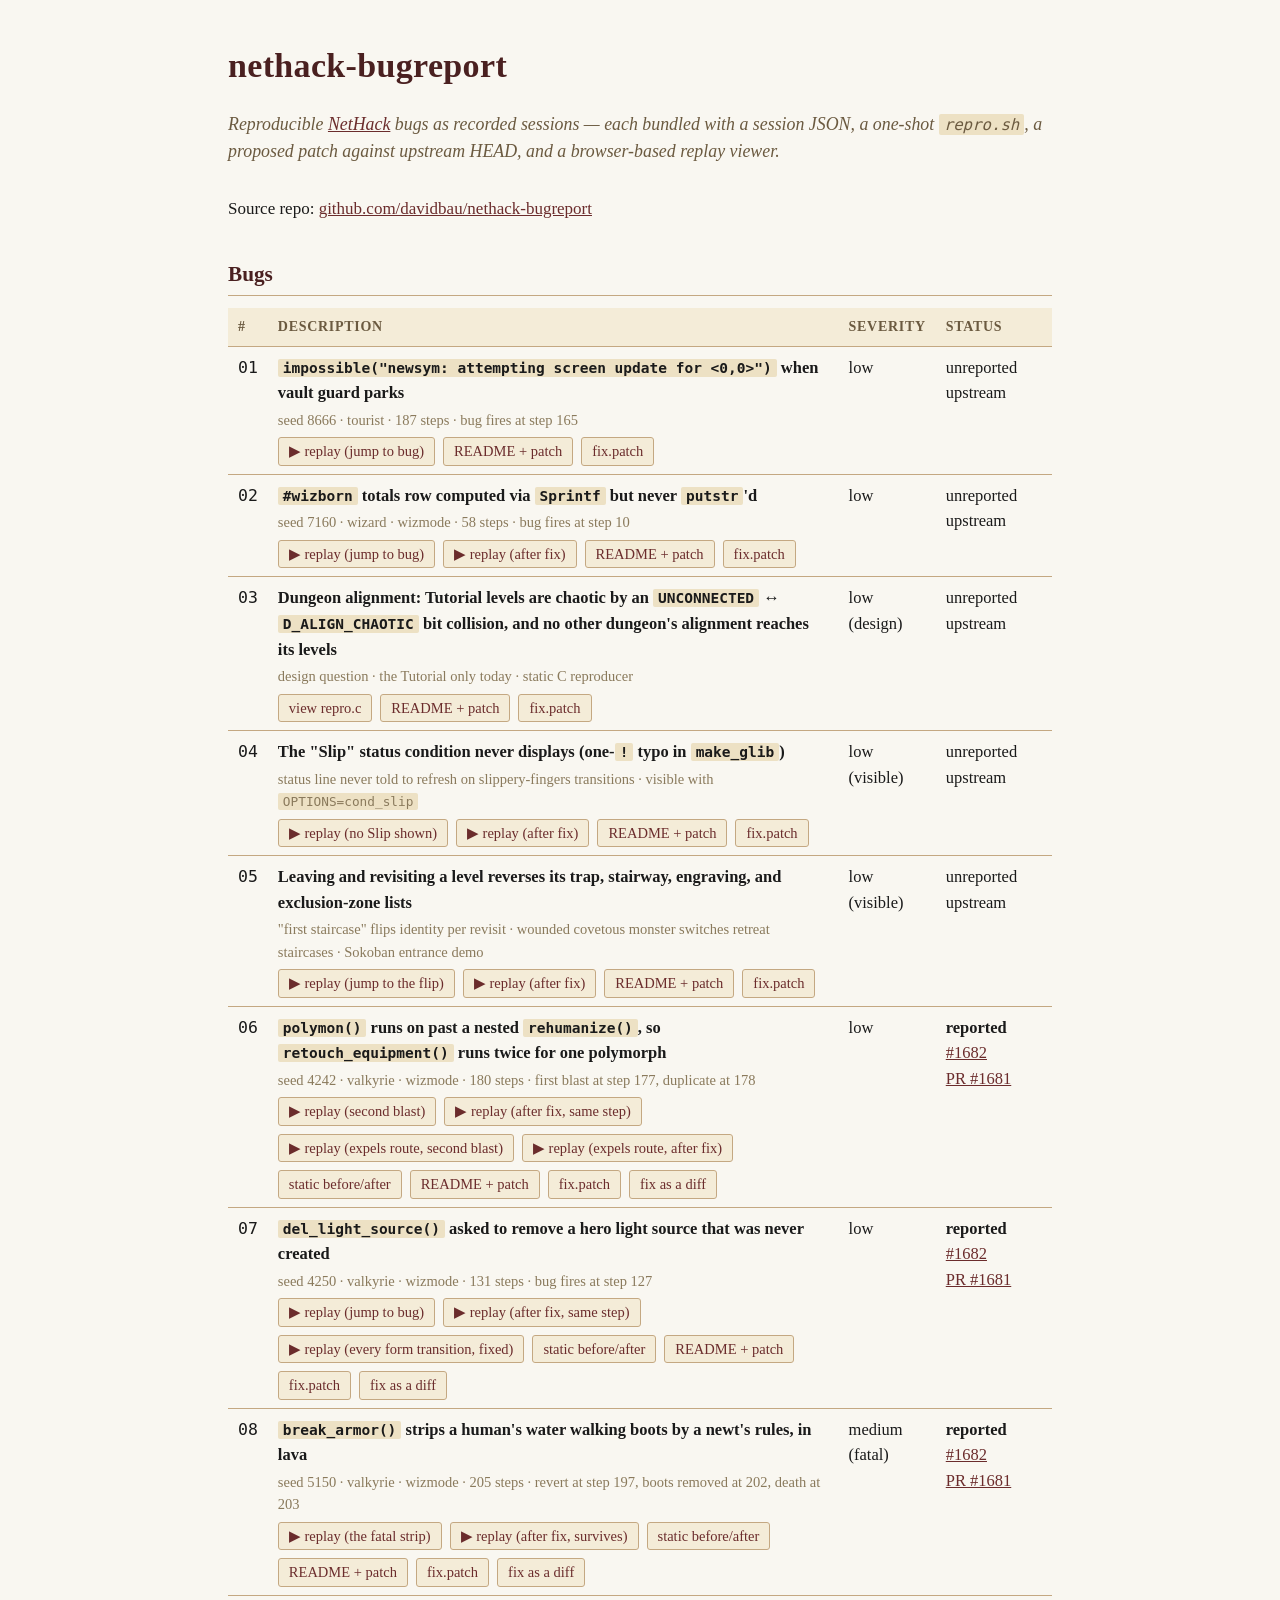
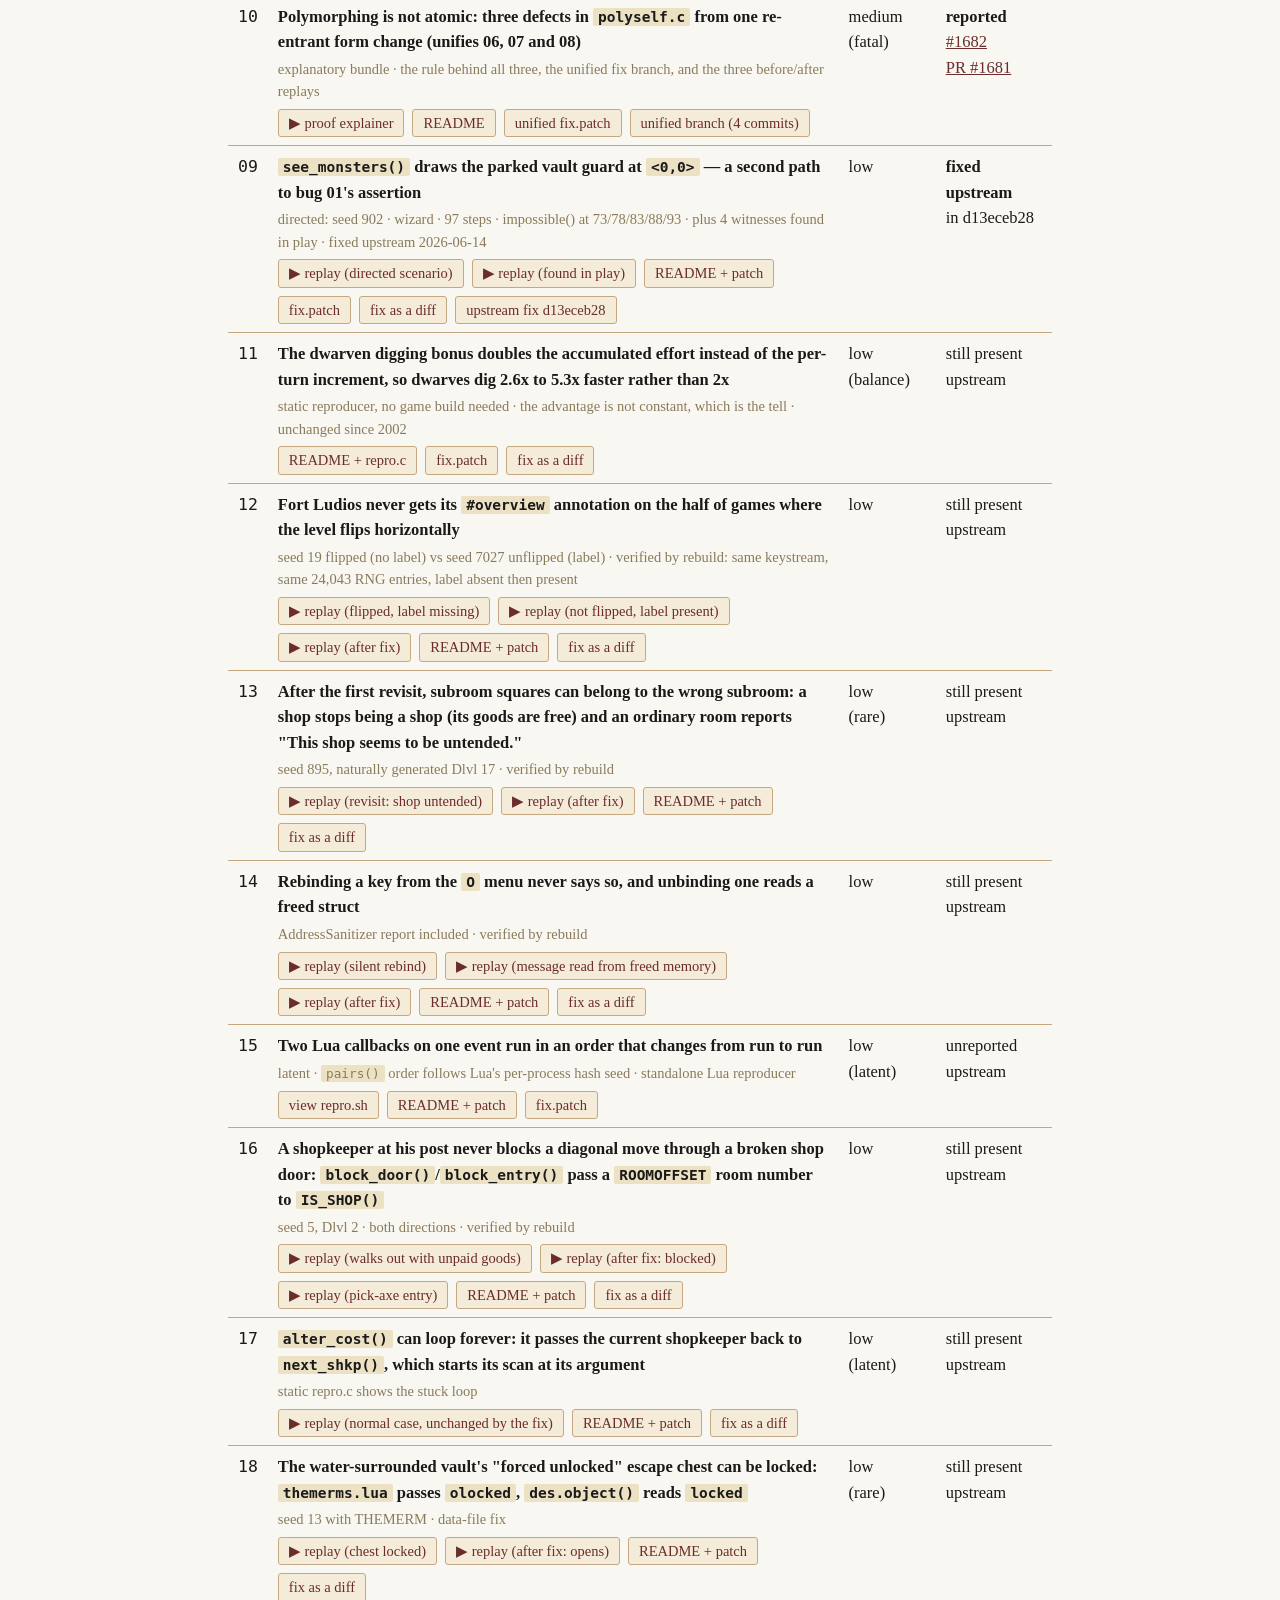
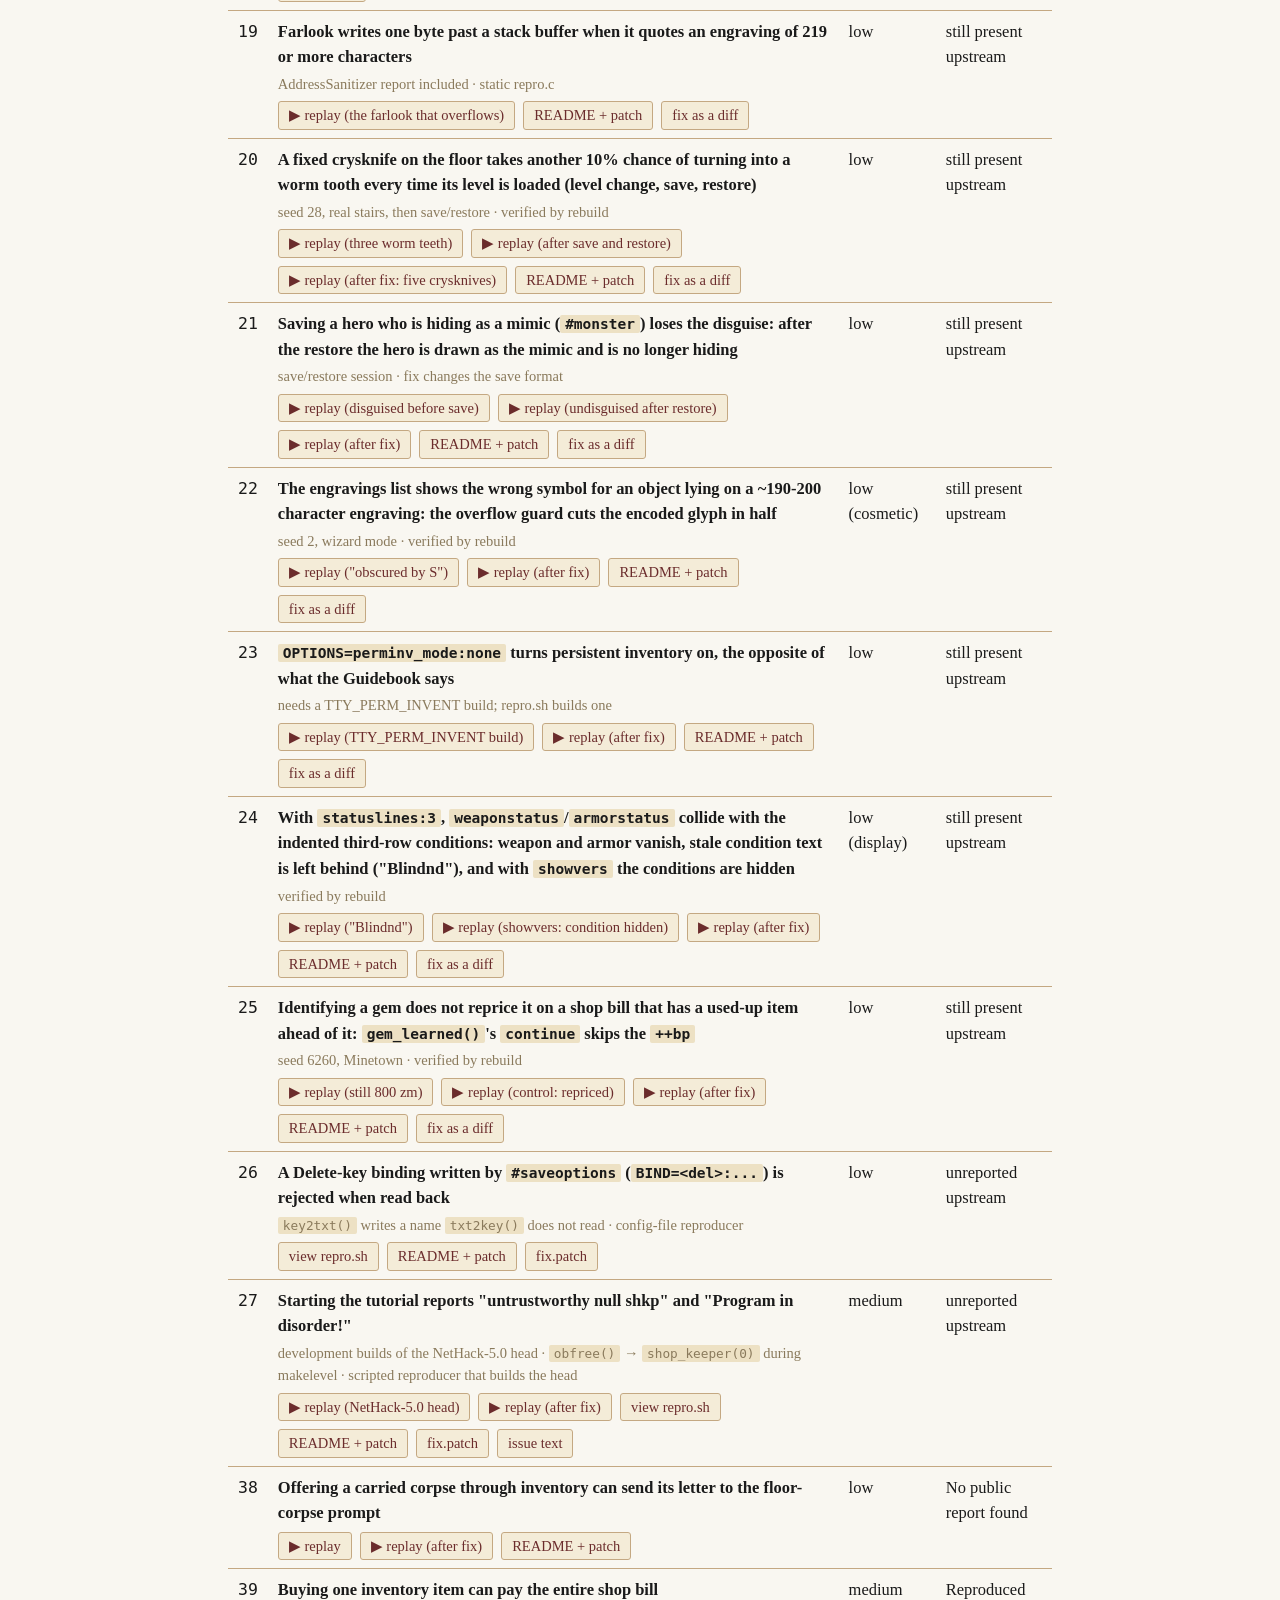
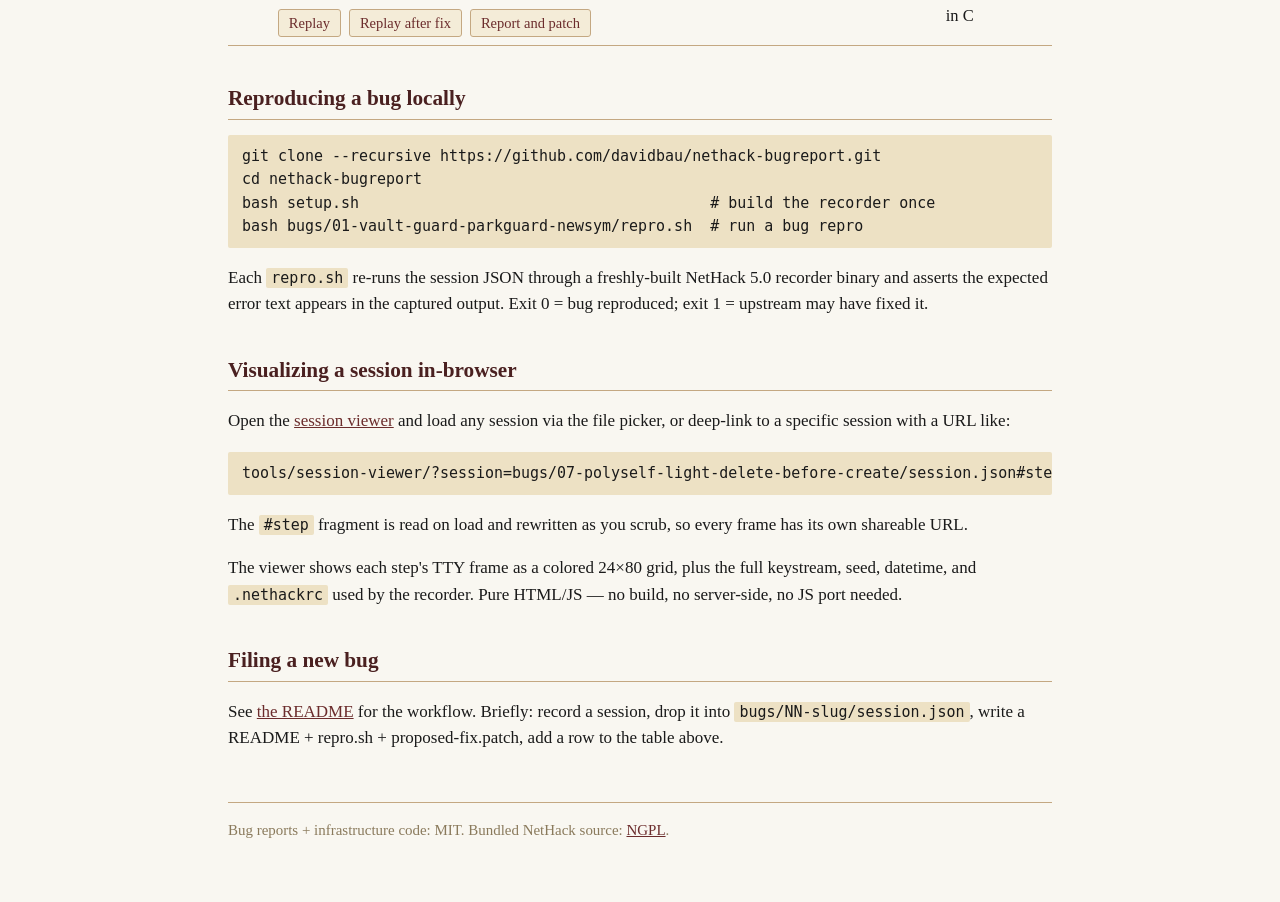
<file: index.html>
<!doctype html>
<html lang="en">
<head>
<meta charset="utf-8">
<title>nethack-bugreport</title>
<link rel="icon" href="data:image/svg+xml,<svg xmlns='http://www.w3.org/2000/svg' viewBox='0 0 16 16'><rect width='16' height='16' fill='%23111'/><text x='8' y='12.5' font-family='monospace' font-size='13' fill='%23e8e8e8' text-anchor='middle'>@</text></svg>">
<style>
:root {
    --bg:           #f9f7f1;
    --bg-2:         #f4ecd8;
    --bg-3:         #ede1c4;
    --rule:         #c4a882;
    --fg:           #1a1a1a;
    --fg-2:         #6b5a40;
    --fg-3:         #8a7a5c;
    --accent:       #6b2c2c;
    --accent-dark:  #4a2020;
    --font-serif: 'EB Garamond', 'Garamond', Georgia, serif;
    --font-mono:  "DejaVu Sans Mono","Liberation Mono",monospace;
}
* { box-sizing: border-box; }
html, body { margin: 0; padding: 0; background: var(--bg); color: var(--fg); }
body { font: 17px/1.55 var(--font-serif); }
.wrap { max-width: 880px; margin: 0 auto; padding: 40px 28px 60px; }
h1 {
    font-size: 2.0em;
    margin: 0 0 6px 0;
    color: var(--accent-dark);
    font-weight: 600;
    letter-spacing: 0.01em;
}
.tagline {
    color: var(--fg-2);
    font-style: italic;
    margin-bottom: 30px;
    font-size: 1.05em;
}
h2 {
    font-size: 1.25em;
    color: var(--accent-dark);
    margin-top: 36px;
    margin-bottom: 12px;
    border-bottom: 1px solid var(--rule);
    padding-bottom: 4px;
}
a { color: var(--accent); }
a:hover { color: var(--accent-dark); }
code, pre {
    font-family: var(--font-mono);
    background: var(--bg-3);
    padding: 1px 5px;
    border-radius: 2px;
    font-size: 0.88em;
}
pre {
    padding: 10px 14px;
    overflow: auto;
}
table {
    width: 100%;
    border-collapse: collapse;
    margin: 10px 0 14px 0;
    font-size: 0.97em;
}
th, td {
    text-align: left;
    padding: 8px 10px;
    border-bottom: 1px solid var(--rule);
    vertical-align: top;
}
th {
    background: var(--bg-2);
    color: var(--fg-2);
    font-weight: 600;
    font-size: 0.85em;
    text-transform: uppercase;
    letter-spacing: 0.05em;
}
td.num { font-family: var(--font-mono); white-space: nowrap; }
.bug-title { font-weight: 600; }
.bug-meta {
    display: block;
    color: var(--fg-3);
    font-size: 0.88em;
    margin-top: 3px;
}
.actions {
    display: flex;
    gap: 8px;
    flex-wrap: wrap;
    margin-top: 6px;
}
.actions a {
    display: inline-block;
    background: var(--bg-2);
    border: 1px solid var(--rule);
    padding: 2px 10px;
    border-radius: 3px;
    text-decoration: none;
    font-size: 0.88em;
    color: var(--accent);
}
.actions a:hover { background: var(--bg-3); color: var(--accent-dark); }
.footer {
    margin-top: 50px;
    padding-top: 16px;
    border-top: 1px solid var(--rule);
    color: var(--fg-3);
    font-size: 0.88em;
}
</style>
</head>
<body>
<div class="wrap">

<h1>nethack-bugreport</h1>
<p class="tagline">
    Reproducible <a href="https://github.com/NetHack/NetHack">NetHack</a>
    bugs as recorded sessions — each bundled with a session JSON,
    a one-shot <code>repro.sh</code>, a proposed patch against upstream
    HEAD, and a browser-based replay viewer.
</p>

<p>
    Source repo:
    <a href="https://github.com/davidbau/nethack-bugreport">github.com/davidbau/nethack-bugreport</a>
</p>

<h2>Bugs</h2>
<table>
    <thead>
        <tr>
            <th>#</th>
            <th>Description</th>
            <th>Severity</th>
            <th>Status</th>
        </tr>
    </thead>
    <tbody>
        <tr>
            <td class="num">01</td>
            <td>
                <div class="bug-title">
                    <code>impossible("newsym: attempting screen update for &lt;0,0&gt;")</code>
                    when vault guard parks
                </div>
                <span class="bug-meta">seed 8666 · tourist · 187 steps · bug fires at step 165</span>
                <div class="actions">
                    <a href="tools/session-viewer/?session=bugs/01-vault-guard-parkguard-newsym/session.json#step=165">▶ replay (jump to bug)</a>
                    <a href="https://github.com/davidbau/nethack-bugreport/tree/main/bugs/01-vault-guard-parkguard-newsym">README + patch</a>
                    <a href="https://github.com/davidbau/nethack-bugreport/blob/main/bugs/01-vault-guard-parkguard-newsym/proposed-fix.patch">fix.patch</a>
                </div>
            </td>
            <td>low</td>
            <td>unreported<br>upstream</td>
        </tr>
        <tr>
            <td class="num">02</td>
            <td>
                <div class="bug-title">
                    <code>#wizborn</code> totals row computed via
                    <code>Sprintf</code> but never <code>putstr</code>'d
                </div>
                <span class="bug-meta">seed 7160 · wizard · wizmode · 58 steps · bug fires at step 10</span>
                <div class="actions">
                    <a href="tools/session-viewer/?session=bugs/02-wizborn-totals/session.json#step=10">▶ replay (jump to bug)</a>
                    <a href="tools/session-viewer/?session=bugs/02-wizborn-totals/session-fixed.json#step=10">▶ replay (after fix)</a>
                    <a href="https://github.com/davidbau/nethack-bugreport/tree/main/bugs/02-wizborn-totals">README + patch</a>
                    <a href="https://github.com/davidbau/nethack-bugreport/blob/main/bugs/02-wizborn-totals/proposed-fix.patch">fix.patch</a>
                </div>
            </td>
            <td>low</td>
            <td>unreported<br>upstream</td>
        </tr>
        <tr>
            <td class="num">03</td>
            <td>
                <div class="bug-title">
                    Dungeon alignment: Tutorial levels are chaotic by an
                    <code>UNCONNECTED</code> ↔ <code>D_ALIGN_CHAOTIC</code>
                    bit collision, and no other dungeon's alignment reaches its levels
                </div>
                <span class="bug-meta">design question · the Tutorial only today · static C reproducer</span>
                <div class="actions">
                    <a href="https://github.com/davidbau/nethack-bugreport/blob/main/bugs/03-tutorial-alignment-collision/repro.c">view repro.c</a>
                    <a href="https://github.com/davidbau/nethack-bugreport/tree/main/bugs/03-tutorial-alignment-collision">README + patch</a>
                    <a href="https://github.com/davidbau/nethack-bugreport/blob/main/bugs/03-tutorial-alignment-collision/proposed-fix.patch">fix.patch</a>
                </div>
            </td>
            <td>low<br>(design)</td>
            <td>unreported<br>upstream</td>
        </tr>
        <tr>
            <td class="num">04</td>
            <td>
                <div class="bug-title">
                    The "Slip" status condition never displays
                    (one-<code>!</code> typo in <code>make_glib</code>)
                </div>
                <span class="bug-meta">status line never told to refresh on slippery-fingers transitions · visible with <code>OPTIONS=cond_slip</code></span>
                <div class="actions">
                    <a href="tools/session-viewer/?session=bugs/04-make-glib-xor-typo/session.json#step=22">▶ replay (no Slip shown)</a>
                    <a href="tools/session-viewer/?session=bugs/04-make-glib-xor-typo/session-fixed.json#step=22">▶ replay (after fix)</a>
                    <a href="https://github.com/davidbau/nethack-bugreport/tree/main/bugs/04-make-glib-xor-typo">README + patch</a>
                    <a href="https://github.com/davidbau/nethack-bugreport/blob/main/bugs/04-make-glib-xor-typo/proposed-fix.patch">fix.patch</a>
                </div>
            </td>
            <td>low<br>(visible)</td>
            <td>unreported<br>upstream</td>
        </tr>
        <tr>
            <td class="num">05</td>
            <td>
                <div class="bug-title">
                    Leaving and revisiting a level reverses its trap,
                    stairway, engraving, and exclusion-zone lists
                </div>
                <span class="bug-meta">"first staircase" flips identity per revisit · wounded covetous monster switches retreat staircases · Sokoban entrance demo</span>
                <div class="actions">
                    <a href="tools/session-viewer/?session=bugs/05-restore-reverses-chains/session.json#step=99">▶ replay (jump to the flip)</a>
                    <a href="tools/session-viewer/?session=bugs/05-restore-reverses-chains/session-fixed.json#step=99">▶ replay (after fix)</a>
                    <a href="https://github.com/davidbau/nethack-bugreport/tree/main/bugs/05-restore-reverses-chains">README + patch</a>
                    <a href="https://github.com/davidbau/nethack-bugreport/blob/main/bugs/05-restore-reverses-chains/proposed-fix.patch">fix.patch</a>
                </div>
            </td>
            <td>low<br>(visible)</td>
            <td>unreported<br>upstream</td>
        </tr>
        <tr>
            <td class="num">06</td>
            <td>
                <div class="bug-title">
                    <code>polymon()</code> runs on past a nested
                    <code>rehumanize()</code>, so <code>retouch_equipment()</code>
                    runs twice for one polymorph
                </div>
                <span class="bug-meta">seed 4242 · valkyrie · wizmode · 180 steps · first blast at step 177, duplicate at 178</span>
                <div class="actions">
                    <a href="tools/session-viewer/?session=bugs/06-polymon-nested-rehumanize/session.json#step=178">▶ replay (second blast)</a>
                    <a href="tools/session-viewer/?session=bugs/06-polymon-nested-rehumanize/session-fixed.json#step=178">▶ replay (after fix, same step)</a>
                    <a href="tools/session-viewer/?session=bugs/06-polymon-nested-rehumanize/session-expels.json#step=247">▶ replay (expels route, second blast)</a>
                    <a href="tools/session-viewer/?session=bugs/06-polymon-nested-rehumanize/session-expels-fixed.json#step=246">▶ replay (expels route, after fix)</a>
                    <a href="https://davidbau.github.io/nethack-bugreport/bugs/06-polymon-nested-rehumanize/visualization.html">static before/after</a>
                    <a href="https://github.com/davidbau/nethack-bugreport/tree/main/bugs/06-polymon-nested-rehumanize">README + patch</a>
                    <a href="https://github.com/davidbau/nethack-bugreport/blob/main/bugs/06-polymon-nested-rehumanize/proposed-fix.patch">fix.patch</a>
                    <a href="https://github.com/davidbau/NetHack/commit/8076a18220413d8bc6e0ff871c06fa420c8f5793">fix as a diff</a>
                </div>
            </td>
            <td>low</td>
            <td><b>reported</b><br><a href="https://github.com/NetHack/NetHack/issues/1682">#1682</a><br><a href="https://github.com/NetHack/NetHack/pull/1681">PR #1681</a></td>
        </tr>
        <tr>
            <td class="num">07</td>
            <td>
                <div class="bug-title">
                    <code>del_light_source()</code> asked to remove a hero light
                    source that was never created
                </div>
                <span class="bug-meta">seed 4250 · valkyrie · wizmode · 131 steps · bug fires at step 127</span>
                <div class="actions">
                    <a href="tools/session-viewer/?session=bugs/07-polyself-light-delete-before-create/session.json#step=127">▶ replay (jump to bug)</a>
                    <a href="tools/session-viewer/?session=bugs/07-polyself-light-delete-before-create/session-fixed.json#step=127">▶ replay (after fix, same step)</a>
                    <a href="tools/session-viewer/?session=bugs/07-polyself-light-delete-before-create/session-transition-matrix-fixed.json#step=115">▶ replay (every form transition, fixed)</a>
                    <a href="https://davidbau.github.io/nethack-bugreport/bugs/07-polyself-light-delete-before-create/visualization.html">static before/after</a>
                    <a href="https://github.com/davidbau/nethack-bugreport/tree/main/bugs/07-polyself-light-delete-before-create">README + patch</a>
                    <a href="https://github.com/davidbau/nethack-bugreport/blob/main/bugs/07-polyself-light-delete-before-create/proposed-fix.patch">fix.patch</a>
                    <a href="https://github.com/davidbau/NetHack/commit/9a5fcf78e91d292faee9295e4a4e6424efec6cc7">fix as a diff</a>
                </div>
            </td>
            <td>low</td>
            <td><b>reported</b><br><a href="https://github.com/NetHack/NetHack/issues/1682">#1682</a><br><a href="https://github.com/NetHack/NetHack/pull/1681">PR #1681</a></td>
        </tr>
        <tr>
            <td class="num">08</td>
            <td>
                <div class="bug-title">
                    <code>break_armor()</code> strips a <b>human's</b> water walking
                    boots by a <b>newt's</b> rules, in lava
                </div>
                <span class="bug-meta">seed 5150 · valkyrie · wizmode · 205 steps · revert at step 197, boots removed at 202, death at 203</span>
                <div class="actions">
                    <a href="tools/session-viewer/?session=bugs/08-break-armor-stale-form/session.json#step=202">▶ replay (the fatal strip)</a>
                    <a href="tools/session-viewer/?session=bugs/08-break-armor-stale-form/session-fixed.json#step=200">▶ replay (after fix, survives)</a>
                    <a href="https://davidbau.github.io/nethack-bugreport/bugs/08-break-armor-stale-form/visualization.html">static before/after</a>
                    <a href="https://github.com/davidbau/nethack-bugreport/tree/main/bugs/08-break-armor-stale-form">README + patch</a>
                    <a href="https://github.com/davidbau/nethack-bugreport/blob/main/bugs/08-break-armor-stale-form/proposed-fix.patch">fix.patch</a>
                    <a href="https://github.com/davidbau/NetHack/commit/e38656987319c8e62f13c428ef3ae6837f7faa3a">fix as a diff</a>
                </div>
            </td>
            <td>medium<br>(fatal)</td>
            <td><b>reported</b><br><a href="https://github.com/NetHack/NetHack/issues/1682">#1682</a><br><a href="https://github.com/NetHack/NetHack/pull/1681">PR #1681</a></td>
        </tr>
        <tr>
            <td class="num">10</td>
            <td>
                <div class="bug-title">
                    Polymorphing is not atomic: three defects in
                    <code>polyself.c</code> from one re-entrant form change
                    (unifies 06, 07 and 08)
                </div>
                <span class="bug-meta">explanatory bundle · the rule behind all three, the unified fix branch, and the three before/after replays</span>
                <div class="actions">
                    <a href="bugs/10-polyself-reentrant-form-changes/proof/explainer/">▶ proof explainer</a>
                    <a href="https://github.com/davidbau/nethack-bugreport/tree/main/bugs/10-polyself-reentrant-form-changes">README</a>
                    <a href="https://github.com/davidbau/nethack-bugreport/blob/main/bugs/10-polyself-reentrant-form-changes/proposed-fix.patch">unified fix.patch</a>
                    <a href="https://github.com/davidbau/NetHack/compare/16ff59115315917b93185d026aeefea06db9b0f4...bugreport/10-polyself-reentrancy">unified branch (4 commits)</a>
                </div>
            </td>
            <td>medium<br>(fatal)</td>
            <td><b>reported</b><br><a href="https://github.com/NetHack/NetHack/issues/1682">#1682</a><br><a href="https://github.com/NetHack/NetHack/pull/1681">PR #1681</a></td>
        </tr>
        <tr>
            <td class="num">09</td>
            <td>
                <div class="bug-title">
                    <code>see_monsters()</code> draws the parked vault guard at
                    <code>&lt;0,0&gt;</code> &mdash; a second path to bug 01's assertion
                </div>
                <span class="bug-meta">directed: seed 902 · wizard · 97 steps · impossible() at 73/78/83/88/93 · plus 4 witnesses found in play · fixed upstream 2026-06-14</span>
                <div class="actions">
                    <a href="tools/session-viewer/?session=bugs/09-see-monsters-parked-guard/session-directed.json#step=73">▶ replay (directed scenario)</a>
                    <a href="tools/session-viewer/?session=bugs/09-see-monsters-parked-guard/session.json#step=137">▶ replay (found in play)</a>
                    <a href="https://github.com/davidbau/nethack-bugreport/tree/main/bugs/09-see-monsters-parked-guard">README + patch</a>
                    <a href="https://github.com/davidbau/nethack-bugreport/blob/main/bugs/09-see-monsters-parked-guard/proposed-fix.patch">fix.patch</a>
                    <a href="https://github.com/davidbau/NetHack/commit/f7f5a644ce2cc579dc4ad5630d36148cb822c9ee">fix as a diff</a>
                    <a href="https://github.com/NetHack/NetHack/commit/d13eceb28bc84a36d09254a7e1d8b939115afab6">upstream fix d13eceb28</a>
                </div>
            </td>
            <td>low</td>
            <td><b>fixed upstream</b><br>in d13eceb28</td>
        </tr>
        <tr>
            <td class="num">11</td>
            <td>
                <div class="bug-title">
                    The dwarven digging bonus doubles the accumulated effort
                    instead of the per-turn increment, so dwarves dig 2.6x to
                    5.3x faster rather than 2x
                </div>
                <span class="bug-meta">static reproducer, no game build needed · the advantage is not constant, which is the tell · unchanged since 2002</span>
                <div class="actions">
                    <a href="https://github.com/davidbau/nethack-bugreport/tree/main/bugs/11-dwarf-dig-accumulator">README + repro.c</a>
                    <a href="https://github.com/davidbau/nethack-bugreport/blob/main/bugs/11-dwarf-dig-accumulator/proposed-fix.patch">fix.patch</a>
                    <a href="https://github.com/davidbau/NetHack/commit/de56289519c8b4776fe14d194a58fb7d7c742e37">fix as a diff</a>
                </div>
            </td>
            <td>low<br>(balance)</td>
            <td>still present<br>upstream</td>
        </tr>
        <tr>
            <td class="num">12</td>
            <td>
                <div class="bug-title">
                    Fort Ludios never gets its <code>#overview</code>
                    annotation on the half of games where the level flips
                    horizontally
                </div>
                <span class="bug-meta">seed 19 flipped (no label) vs seed 7027 unflipped (label) · verified by rebuild: same keystream, same 24,043 RNG entries, label absent then present</span>
                <div class="actions">
                    <a href="tools/session-viewer/?session=bugs/12-fort-ludios-annotation-flip/session.json#step=105">▶ replay (flipped, label missing)</a>
                    <a href="tools/session-viewer/?session=bugs/12-fort-ludios-annotation-flip/session-unflipped.json#step=104">▶ replay (not flipped, label present)</a>
                    <a href="tools/session-viewer/?session=bugs/12-fort-ludios-annotation-flip/session-fixed.json#step=105">▶ replay (after fix)</a>
                    <a href="https://github.com/davidbau/nethack-bugreport/tree/main/bugs/12-fort-ludios-annotation-flip">README + patch</a>
                    <a href="https://github.com/davidbau/NetHack/commit/6d3963b4a1c9f32602acac246a1e47fc4b1fdc05">fix as a diff</a>
                </div>
            </td>
            <td>low</td>
            <td>still present<br>upstream</td>
        </tr>
        <tr>
            <td class="num">13</td>
            <td>
                <div class="bug-title">
                    After the first revisit, subroom squares can belong to the wrong subroom: a shop stops being a shop (its goods are free) and an ordinary room reports "This shop seems to be untended."
                </div>
                <span class="bug-meta">seed 895, naturally generated Dlvl 17 · verified by rebuild</span>
                <div class="actions">
                    <a href="tools/session-viewer/?session=bugs/13-subroom-roomno-stale-on-restore/session.json#step=183">▶ replay (revisit: shop untended)</a>
                    <a href="tools/session-viewer/?session=bugs/13-subroom-roomno-stale-on-restore/session-fixed.json#step=183">▶ replay (after fix)</a>
                    <a href="https://github.com/davidbau/nethack-bugreport/tree/main/bugs/13-subroom-roomno-stale-on-restore">README + patch</a>
                    <a href="https://github.com/davidbau/NetHack/commit/34928fe03b426cee973c6aaebabbed9112e4f722">fix as a diff</a>
                </div>
            </td>
            <td>low<br>(rare)</td>
            <td>still present<br>upstream</td>
        </tr>
        <tr>
            <td class="num">14</td>
            <td>
                <div class="bug-title">
                    Rebinding a key from the <code>O</code> menu never says so, and unbinding one reads a freed struct
                </div>
                <span class="bug-meta">AddressSanitizer report included · verified by rebuild</span>
                <div class="actions">
                    <a href="tools/session-viewer/?session=bugs/14-rebind-key-message/session.json#step=37">▶ replay (silent rebind)</a>
                    <a href="tools/session-viewer/?session=bugs/14-rebind-key-message/session.json#step=40">▶ replay (message read from freed memory)</a>
                    <a href="tools/session-viewer/?session=bugs/14-rebind-key-message/session-fixed.json#step=37">▶ replay (after fix)</a>
                    <a href="https://github.com/davidbau/nethack-bugreport/tree/main/bugs/14-rebind-key-message">README + patch</a>
                    <a href="https://github.com/davidbau/NetHack/commit/a2c2cb68cea8cb401758c7ab9bb74c4b783a6fda">fix as a diff</a>
                </div>
            </td>
            <td>low</td>
            <td>still present<br>upstream</td>
        </tr>
        <tr>
            <td class="num">15</td>
            <td>
                <div class="bug-title">
                    Two Lua callbacks on one event run in an order that changes from run to run
                </div>
                <span class="bug-meta">latent · <code>pairs()</code> order follows Lua's per-process hash seed · standalone Lua reproducer</span>
                <div class="actions">
                    <a href="https://github.com/davidbau/nethack-bugreport/blob/main/bugs/15-lua-callback-order/repro.sh">view repro.sh</a>
                    <a href="https://github.com/davidbau/nethack-bugreport/tree/main/bugs/15-lua-callback-order">README + patch</a>
                    <a href="https://github.com/davidbau/nethack-bugreport/blob/main/bugs/15-lua-callback-order/proposed-fix.patch">fix.patch</a>
                </div>
            </td>
            <td>low<br>(latent)</td>
            <td>unreported<br>upstream</td>
        </tr>
        <tr>
            <td class="num">16</td>
            <td>
                <div class="bug-title">
                    A shopkeeper at his post never blocks a diagonal move through a broken shop door: <code>block_door()</code>/<code>block_entry()</code> pass a <code>ROOMOFFSET</code> room number to <code>IS_SHOP()</code>
                </div>
                <span class="bug-meta">seed 5, Dlvl 2 · both directions · verified by rebuild</span>
                <div class="actions">
                    <a href="tools/session-viewer/?session=bugs/16-shk-block-door-wrong-room/session.json#step=85">▶ replay (walks out with unpaid goods)</a>
                    <a href="tools/session-viewer/?session=bugs/16-shk-block-door-wrong-room/session-fixed.json#step=81">▶ replay (after fix: blocked)</a>
                    <a href="tools/session-viewer/?session=bugs/16-shk-block-door-wrong-room/session-entry.json#step=57">▶ replay (pick-axe entry)</a>
                    <a href="https://github.com/davidbau/nethack-bugreport/tree/main/bugs/16-shk-block-door-wrong-room">README + patch</a>
                    <a href="https://github.com/davidbau/NetHack/commit/b96713d8427714b7eb2dcd46feb828bfe9d2c8a5">fix as a diff</a>
                </div>
            </td>
            <td>low</td>
            <td>still present<br>upstream</td>
        </tr>
        <tr>
            <td class="num">17</td>
            <td>
                <div class="bug-title">
                    <code>alter_cost()</code> can loop forever: it passes the current shopkeeper back to <code>next_shkp()</code>, which starts its scan at its argument
                </div>
                <span class="bug-meta">static repro.c shows the stuck loop</span>
                <div class="actions">
                    <a href="tools/session-viewer/?session=bugs/17-alter-cost-next-shkp-loop/session.json#step=79">▶ replay (normal case, unchanged by the fix)</a>
                    <a href="https://github.com/davidbau/nethack-bugreport/tree/main/bugs/17-alter-cost-next-shkp-loop">README + patch</a>
                    <a href="https://github.com/davidbau/NetHack/commit/e5aad0a4e13b71f8e5f350ad3c13403352158fa3">fix as a diff</a>
                </div>
            </td>
            <td>low<br>(latent)</td>
            <td>still present<br>upstream</td>
        </tr>
        <tr>
            <td class="num">18</td>
            <td>
                <div class="bug-title">
                    The water-surrounded vault's "forced unlocked" escape chest can be locked: <code>themerms.lua</code> passes <code>olocked</code>, <code>des.object()</code> reads <code>locked</code>
                </div>
                <span class="bug-meta">seed 13 with THEMERM · data-file fix</span>
                <div class="actions">
                    <a href="tools/session-viewer/?session=bugs/18-water-vault-chest-locked/session.json#step=22">▶ replay (chest locked)</a>
                    <a href="tools/session-viewer/?session=bugs/18-water-vault-chest-locked/session-fixed.json#step=23">▶ replay (after fix: opens)</a>
                    <a href="https://github.com/davidbau/nethack-bugreport/tree/main/bugs/18-water-vault-chest-locked">README + patch</a>
                    <a href="https://github.com/davidbau/NetHack/commit/50dd50e46b16113f73e839e5ee5b3ad6fe6f2348">fix as a diff</a>
                </div>
            </td>
            <td>low<br>(rare)</td>
            <td>still present<br>upstream</td>
        </tr>
        <tr>
            <td class="num">19</td>
            <td>
                <div class="bug-title">
                    Farlook writes one byte past a stack buffer when it quotes an engraving of 219 or more characters
                </div>
                <span class="bug-meta">AddressSanitizer report included · static repro.c</span>
                <div class="actions">
                    <a href="tools/session-viewer/?session=bugs/19-farlook-engraving-overflow/session.json#step=264">▶ replay (the farlook that overflows)</a>
                    <a href="https://github.com/davidbau/nethack-bugreport/tree/main/bugs/19-farlook-engraving-overflow">README + patch</a>
                    <a href="https://github.com/davidbau/NetHack/commit/2ef159dd82bcd1ad2b0c7b8f307126885fa8ebeb">fix as a diff</a>
                </div>
            </td>
            <td>low</td>
            <td>still present<br>upstream</td>
        </tr>
        <tr>
            <td class="num">20</td>
            <td>
                <div class="bug-title">
                    A fixed crysknife on the floor takes another 10% chance of turning into a worm tooth every time its level is loaded (level change, save, restore)
                </div>
                <span class="bug-meta">seed 28, real stairs, then save/restore · verified by rebuild</span>
                <div class="actions">
                    <a href="tools/session-viewer/?session=bugs/20-crysknife-reload-reversion/session.json#step=200">▶ replay (three worm teeth)</a>
                    <a href="tools/session-viewer/?session=bugs/20-crysknife-reload-reversion/session.json#seg=2&amp;step=5">▶ replay (after save and restore)</a>
                    <a href="tools/session-viewer/?session=bugs/20-crysknife-reload-reversion/session-fixed.json#seg=2&amp;step=5">▶ replay (after fix: five crysknives)</a>
                    <a href="https://github.com/davidbau/nethack-bugreport/tree/main/bugs/20-crysknife-reload-reversion">README + patch</a>
                    <a href="https://github.com/davidbau/NetHack/commit/64b11e7e251cd2856ea564d5a7b46ca449e8bdba">fix as a diff</a>
                </div>
            </td>
            <td>low</td>
            <td>still present<br>upstream</td>
        </tr>
        <tr>
            <td class="num">21</td>
            <td>
                <div class="bug-title">
                    Saving a hero who is hiding as a mimic (<code>#monster</code>) loses the disguise: after the restore the hero is drawn as the mimic and is no longer hiding
                </div>
                <span class="bug-meta">save/restore session · fix changes the save format</span>
                <div class="actions">
                    <a href="tools/session-viewer/?session=bugs/21-mimic-disguise-save/session.json#step=33">▶ replay (disguised before save)</a>
                    <a href="tools/session-viewer/?session=bugs/21-mimic-disguise-save/session.json#seg=2&amp;step=0">▶ replay (undisguised after restore)</a>
                    <a href="tools/session-viewer/?session=bugs/21-mimic-disguise-save/session-fixed.json#seg=2&amp;step=0">▶ replay (after fix)</a>
                    <a href="https://github.com/davidbau/nethack-bugreport/tree/main/bugs/21-mimic-disguise-save">README + patch</a>
                    <a href="https://github.com/davidbau/NetHack/commit/03dacd04eae6fde6253d209b9f07a03bf74c27a4">fix as a diff</a>
                </div>
            </td>
            <td>low</td>
            <td>still present<br>upstream</td>
        </tr>
        <tr>
            <td class="num">22</td>
            <td>
                <div class="bug-title">
                    The engravings list shows the wrong symbol for an object lying on a ~190-200 character engraving: the overflow guard cuts the encoded glyph in half
                </div>
                <span class="bug-meta">seed 2, wizard mode · verified by rebuild</span>
                <div class="actions">
                    <a href="tools/session-viewer/?session=bugs/22-look-engrs-glyph-cut/session.json#step=230">▶ replay (&quot;obscured by S&quot;)</a>
                    <a href="tools/session-viewer/?session=bugs/22-look-engrs-glyph-cut/session-fixed.json#step=230">▶ replay (after fix)</a>
                    <a href="https://github.com/davidbau/nethack-bugreport/tree/main/bugs/22-look-engrs-glyph-cut">README + patch</a>
                    <a href="https://github.com/davidbau/NetHack/commit/1079647d5ab5ba6f8a83353456369fa1d803f620">fix as a diff</a>
                </div>
            </td>
            <td>low<br>(cosmetic)</td>
            <td>still present<br>upstream</td>
        </tr>
        <tr>
            <td class="num">23</td>
            <td>
                <div class="bug-title">
                    <code>OPTIONS=perminv_mode:none</code> turns persistent inventory on, the opposite of what the Guidebook says
                </div>
                <span class="bug-meta">needs a TTY_PERM_INVENT build; repro.sh builds one</span>
                <div class="actions">
                    <a href="tools/session-viewer/?session=bugs/23-perminv-mode-none/session.json#step=0">▶ replay (TTY_PERM_INVENT build)</a>
                    <a href="tools/session-viewer/?session=bugs/23-perminv-mode-none/session-fixed.json#step=0">▶ replay (after fix)</a>
                    <a href="https://github.com/davidbau/nethack-bugreport/tree/main/bugs/23-perminv-mode-none">README + patch</a>
                    <a href="https://github.com/davidbau/NetHack/commit/7f0e07a645a9464ff0a480862b100dadbcad0fd7">fix as a diff</a>
                </div>
            </td>
            <td>low</td>
            <td>still present<br>upstream</td>
        </tr>
        <tr>
            <td class="num">24</td>
            <td>
                <div class="bug-title">
                    With <code>statuslines:3</code>, <code>weaponstatus</code>/<code>armorstatus</code> collide with the indented third-row conditions: weapon and armor vanish, stale condition text is left behind ("Blindnd"), and with <code>showvers</code> the conditions are hidden
                </div>
                <span class="bug-meta">verified by rebuild</span>
                <div class="actions">
                    <a href="tools/session-viewer/?session=bugs/24-status-condition-indent/session.json#step=32">▶ replay (&quot;Blindnd&quot;)</a>
                    <a href="tools/session-viewer/?session=bugs/24-status-condition-indent/session-showvers.json#step=13">▶ replay (showvers: condition hidden)</a>
                    <a href="tools/session-viewer/?session=bugs/24-status-condition-indent/session-fixed.json#step=32">▶ replay (after fix)</a>
                    <a href="https://github.com/davidbau/nethack-bugreport/tree/main/bugs/24-status-condition-indent">README + patch</a>
                    <a href="https://github.com/davidbau/NetHack/commit/7c0a3df29893d13aaf12896355f2612853f66345">fix as a diff</a>
                </div>
            </td>
            <td>low<br>(display)</td>
            <td>still present<br>upstream</td>
        </tr>
        <tr>
            <td class="num">25</td>
            <td>
                <div class="bug-title">
                    Identifying a gem does not reprice it on a shop bill that has a used-up item ahead of it: <code>gem_learned()</code>'s <code>continue</code> skips the <code>++bp</code>
                </div>
                <span class="bug-meta">seed 6260, Minetown · verified by rebuild</span>
                <div class="actions">
                    <a href="tools/session-viewer/?session=bugs/25-gem-learned-bill-skip/session.json#step=117">▶ replay (still 800 zm)</a>
                    <a href="tools/session-viewer/?session=bugs/25-gem-learned-bill-skip/session-unread.json#step=114">▶ replay (control: repriced)</a>
                    <a href="tools/session-viewer/?session=bugs/25-gem-learned-bill-skip/session-fixed.json#step=117">▶ replay (after fix)</a>
                    <a href="https://github.com/davidbau/nethack-bugreport/tree/main/bugs/25-gem-learned-bill-skip">README + patch</a>
                    <a href="https://github.com/davidbau/NetHack/commit/c7aa8a2cc74bf5190bcf1d9a99a711fdccc4d98f">fix as a diff</a>
                </div>
            </td>
            <td>low</td>
            <td>still present<br>upstream</td>
        </tr>
        <tr>
            <td class="num">26</td>
            <td>
                <div class="bug-title">
                    A Delete-key binding written by <code>#saveoptions</code> (<code>BIND=&lt;del&gt;:...</code>) is rejected when read back
                </div>
                <span class="bug-meta"><code>key2txt()</code> writes a name <code>txt2key()</code> does not read · config-file reproducer</span>
                <div class="actions">
                    <a href="https://github.com/davidbau/nethack-bugreport/blob/main/bugs/26-del-key-binding-roundtrip/repro.sh">view repro.sh</a>
                    <a href="https://github.com/davidbau/nethack-bugreport/tree/main/bugs/26-del-key-binding-roundtrip">README + patch</a>
                    <a href="https://github.com/davidbau/nethack-bugreport/blob/main/bugs/26-del-key-binding-roundtrip/proposed-fix.patch">fix.patch</a>
                </div>
            </td>
            <td>low</td>
            <td>unreported<br>upstream</td>
        </tr>
        <tr>
            <td class="num">27</td>
            <td>
                <div class="bug-title">
                    Starting the tutorial reports &quot;untrustworthy null shkp&quot; and &quot;Program in disorder!&quot;
                </div>
                <span class="bug-meta">development builds of the NetHack-5.0 head · <code>obfree()</code> &rarr; <code>shop_keeper(0)</code> during makelevel · scripted reproducer that builds the head</span>
                <div class="actions">
                    <a href="tools/session-viewer/?session=bugs/27-shkready-null-room/session.json#step=4">▶ replay (NetHack-5.0 head)</a>
                    <a href="tools/session-viewer/?session=bugs/27-shkready-null-room/session-fixed.json#step=4">▶ replay (after fix)</a>
                    <a href="https://github.com/davidbau/nethack-bugreport/blob/main/bugs/27-shkready-null-room/repro.sh">view repro.sh</a>
                    <a href="https://github.com/davidbau/nethack-bugreport/tree/main/bugs/27-shkready-null-room">README + patch</a>
                    <a href="https://github.com/davidbau/nethack-bugreport/blob/main/bugs/27-shkready-null-room/proposed-fix.patch">fix.patch</a>
                    <a href="https://github.com/davidbau/nethack-bugreport/blob/main/bugs/27-shkready-null-room/ISSUE.md">issue text</a>
                </div>
            </td>
            <td>medium</td>
            <td>unreported<br>upstream</td>
        </tr>
        <tr>
            <td class="num">38</td>
            <td>
                <div class="bug-title">Offering a carried corpse through inventory can send its letter to the floor-corpse prompt</div>
                <div class="actions">
                    <a href="tools/session-viewer/?session=bugs/38-inventory-offer-floor-corpse/session.json#step=40">▶ replay</a>
                    <a href="tools/session-viewer/?session=bugs/38-inventory-offer-floor-corpse/session-fixed.json#step=40">▶ replay (after fix)</a>
                    <a href="https://github.com/davidbau/nethack-bugreport/tree/main/bugs/38-inventory-offer-floor-corpse">README + patch</a>
                </div>
            </td>
            <td>low</td>
            <td>No public report found</td>
        </tr>
        <tr>
            <td class="num">39</td>
            <td>
                <div class="bug-title">Buying one inventory item can pay the entire shop bill</div>
                <div class="actions">
                    <a href="tools/session-viewer/?session=bugs/39-inventory-buy-pays-whole-bill/session.json#step=148">Replay</a>
                    <a href="tools/session-viewer/?session=bugs/39-inventory-buy-pays-whole-bill/session-fixed.json#step=148">Replay after fix</a>
                    <a href="https://github.com/davidbau/nethack-bugreport/tree/main/bugs/39-inventory-buy-pays-whole-bill">Report and patch</a>
                </div>
            </td>
            <td>medium</td>
            <td>Reproduced in C</td>
        </tr>
    </tbody>
</table>

<h2>Reproducing a bug locally</h2>
<pre>git clone --recursive https://github.com/davidbau/nethack-bugreport.git
cd nethack-bugreport
bash setup.sh                                       # build the recorder once
bash bugs/01-vault-guard-parkguard-newsym/repro.sh  # run a bug repro</pre>

<p>
    Each <code>repro.sh</code> re-runs the session JSON through a
    freshly-built NetHack 5.0 recorder binary and asserts the expected
    error text appears in the captured output. Exit 0 = bug
    reproduced; exit 1 = upstream may have fixed it.
</p>

<h2>Visualizing a session in-browser</h2>
<p>
    Open the
    <a href="tools/session-viewer/">session viewer</a>
    and load any session via the file picker, or deep-link to a
    specific session with a URL like:
</p>
<pre>tools/session-viewer/?session=bugs/07-polyself-light-delete-before-create/session.json#step=127</pre>
<p>
    The <code>#step</code> fragment is read on load and rewritten as you
    scrub, so every frame has its own shareable URL.
</p>
<p>
    The viewer shows each step's TTY frame as a colored 24×80 grid,
    plus the full keystream, seed, datetime, and <code>.nethackrc</code>
    used by the recorder. Pure HTML/JS — no build, no server-side,
    no JS port needed.
</p>

<h2>Filing a new bug</h2>
<p>
    See
    <a href="https://github.com/davidbau/nethack-bugreport#filing-a-new-bug">the README</a>
    for the workflow. Briefly: record a session, drop it into
    <code>bugs/NN-slug/session.json</code>, write a README + repro.sh
    + proposed-fix.patch, add a row to the table above.
</p>

<div class="footer">
    Bug reports + infrastructure code: MIT.
    Bundled NetHack source: <a href="https://github.com/NetHack/NetHack/blob/NetHack-3.7/dat/license">NGPL</a>.
</div>

</div>
</body>
</html>
</file>
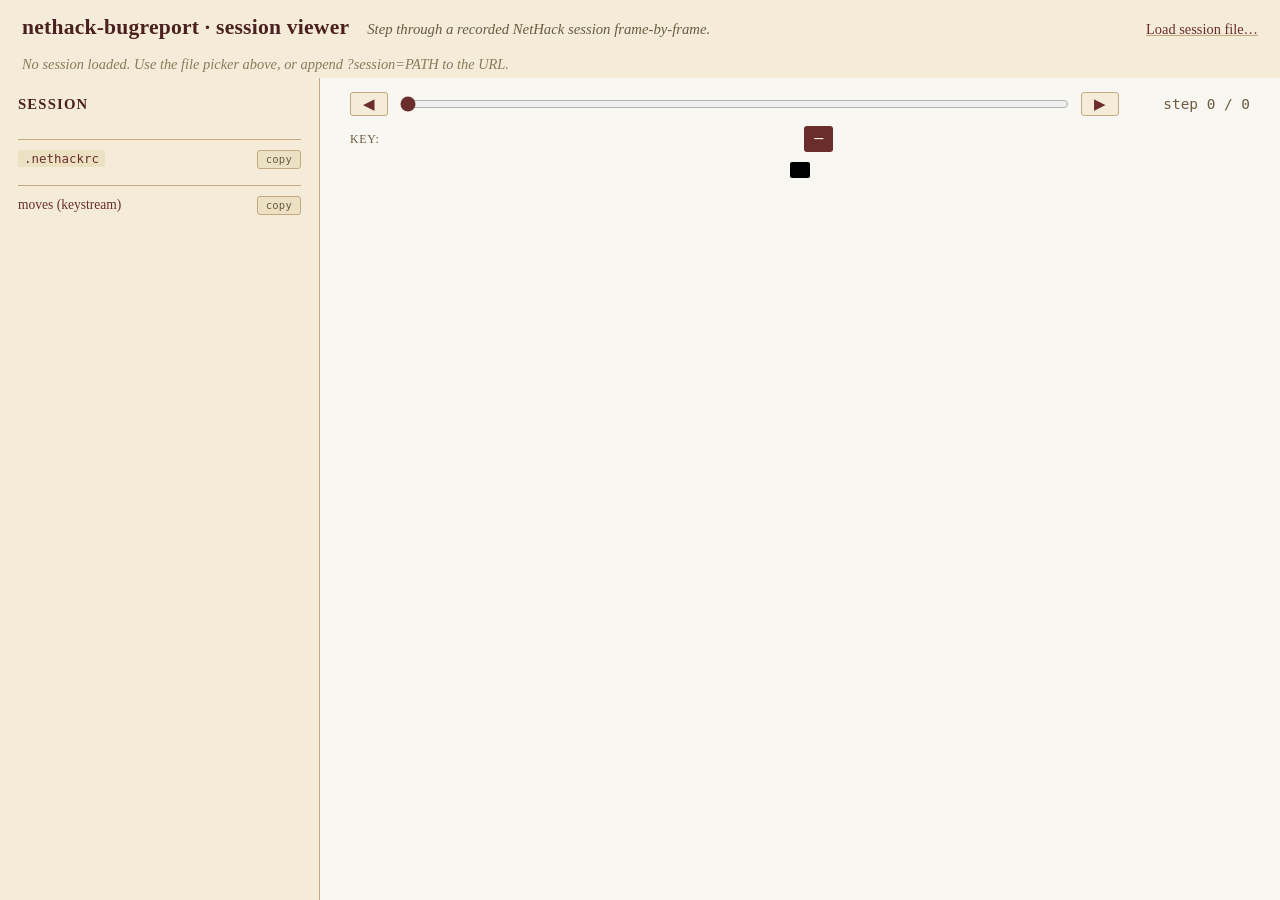
<file: tools/session-viewer/index.html>
<!doctype html>
<html lang="en">
<head>
<meta charset="utf-8">
<title>NetHack Bug Report — Session Viewer</title>
<link rel="icon" href="data:image/svg+xml,<svg xmlns='http://www.w3.org/2000/svg' viewBox='0 0 16 16'><rect width='16' height='16' fill='%23111'/><text x='8' y='12.5' font-family='monospace' font-size='13' fill='%23e8e8e8' text-anchor='middle'>@</text></svg>">
<link rel="stylesheet" href="style.css">
</head>
<body>
<header>
    <div class="title">
        <strong><a href="../../">nethack-bugreport</a> · session viewer</strong>
        <span class="hint">Step through a recorded NetHack session frame-by-frame.</span>
    </div>
    <div class="picker">
        <label class="file-picker">
            <input type="file" id="session-file" accept=".json">
            <span>Load session file…</span>
        </label>
    </div>
</header>

<section id="status">Loading…</section>

<section id="layout">
    <aside id="meta-panel">
        <h2>Session</h2>
        <dl id="meta-list"></dl>
        <details id="rc-details">
            <summary>
                <span class="summary-label"><code>.nethackrc</code></span>
                <button id="rc-copy" class="copy-btn" type="button" title="Copy .nethackrc to clipboard">copy</button>
            </summary>
            <pre id="rc-content"></pre>
        </details>
        <details id="moves-details">
            <summary>
                <span class="summary-label">moves (keystream)</span>
                <button id="moves-copy" class="copy-btn" type="button" title="Copy moves to clipboard">copy</button>
            </summary>
            <pre id="moves-content"></pre>
        </details>
    </aside>

    <main id="frame-panel">
        <div id="segment-row" style="display:none">
            <label for="segment-select">segment:</label>
            <select id="segment-select"></select>
        </div>
        <div id="scrubber-row">
            <button id="prev-btn" title="prev (←)">◀</button>
            <input type="range" id="scrubber" min="0" max="0" value="0">
            <button id="next-btn" title="next (→)">▶</button>
            <span id="step-label">step 0 / 0</span>
        </div>
        <div id="key-row">
            <span class="key-label">key:</span>
            <span class="key-context past" id="key-past"></span>
            <code id="current-key">—</code>
            <span class="key-context" id="key-context"></span>
        </div>
        <div id="screen-wrap">
            <pre id="screen"></pre>
        </div>
        <div id="cursor-info"></div>
    </main>
</section>

<script type="module" src="viewer.mjs"></script>
</body>
</html>
</file>
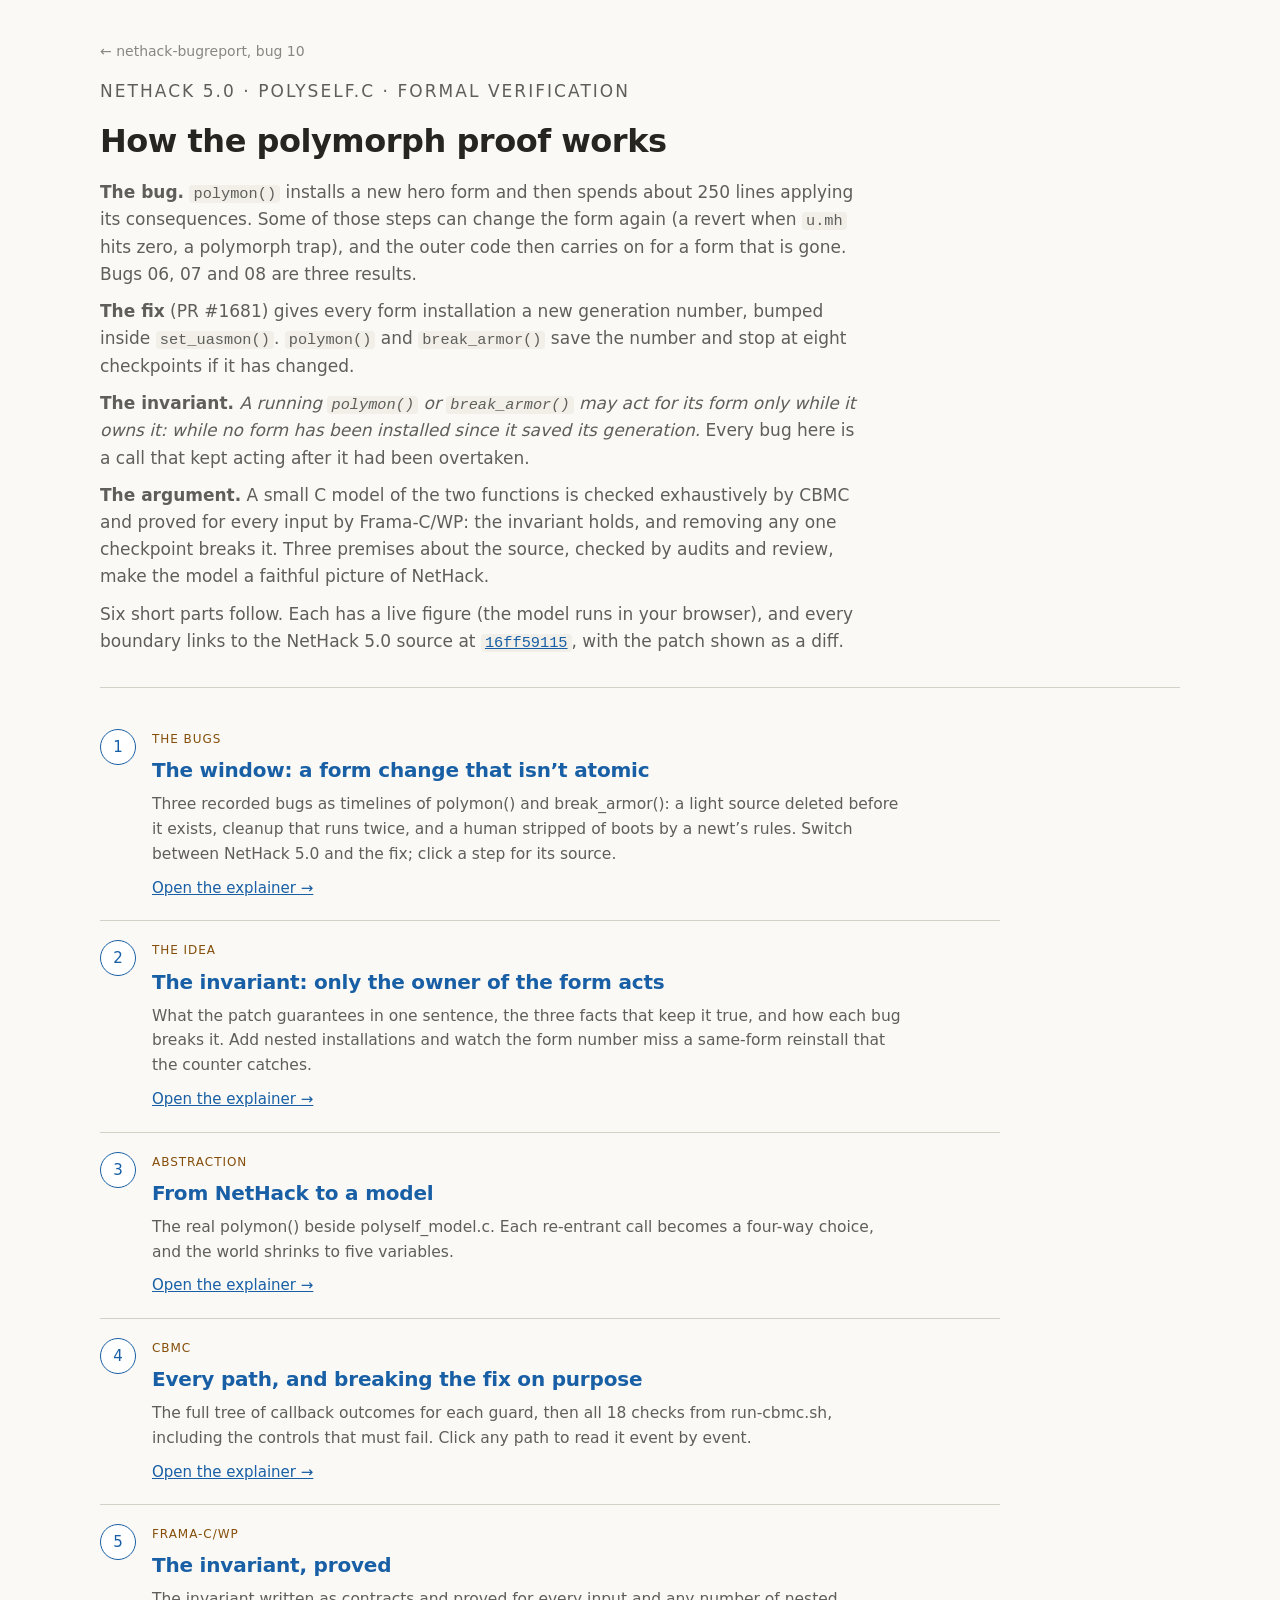
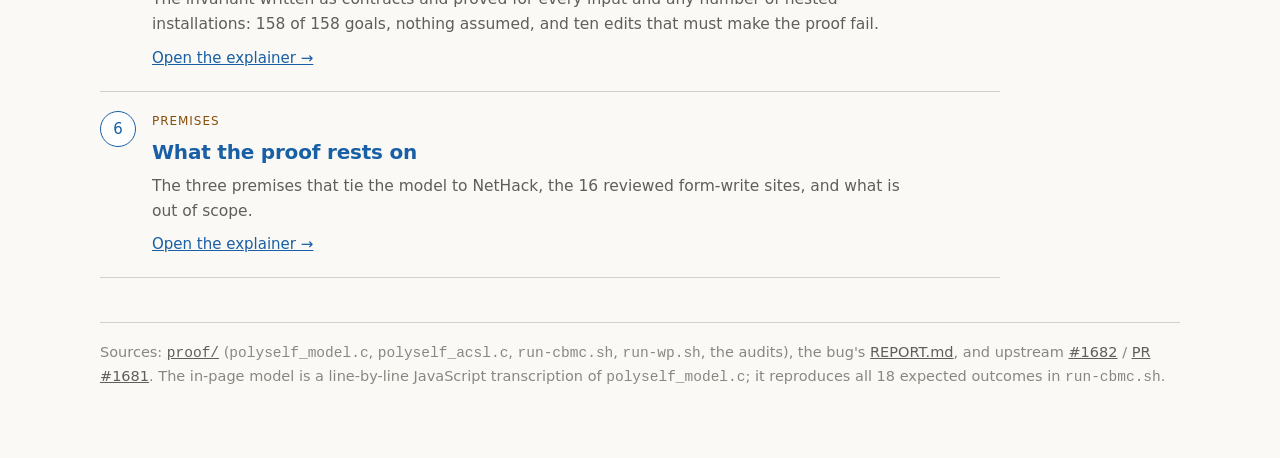
<file: bugs/10-polyself-reentrant-form-changes/proof/explainer/index.html>
<!doctype html>
<html lang="en">
<head>
<meta charset="utf-8">
<meta name="viewport" content="width=device-width, initial-scale=1">
</head>
<body style="margin:0">
<title>Polymorph Proof Walkthrough</title>
<style>
:root{--bg:#faf9f5;--surface:#ffffff;--surface-1:#f1efe8;--text-primary:#26251f;--text-secondary:#5f5e5a;--text-muted:#888780;--border:#d3d1c7;--border-strong:#b4b2a9;
 --blue:#378ADD;--blue-ink:#185FA5;--warm:#BA7517;--warm-ink:#854F0B;--green:#1D9E75;--green-ink:#0F6E56;--pink:#D4537E;--pink-ink:#993556;--violet:#7F77DD;--violet-ink:#4F47A8;--orange:#D85A30;--orange-ink:#993C1D;--red:#E24B4A;--red-ink:#B3302F;
 --add-bg:#e6f3ec;--rm-bg:#fbe9e7;--hi-bg:#fcf1dc;--code-bg:#fdfcf9}
@media (prefers-color-scheme: dark){:root:not([data-theme="light"]){color-scheme:dark;--bg:#1a1a18;--surface:#232320;--surface-1:#2c2c2a;--text-primary:#eceae2;--text-secondary:#b4b2a9;--text-muted:#888780;--border:#3a3a36;--border-strong:#5f5e5a;
 --blue-ink:#79b1ec;--warm-ink:#d9a24d;--green-ink:#4fbb99;--pink-ink:#e58aab;--violet-ink:#a49dea;--orange-ink:#e8895f;--red-ink:#f07c7b;--add-bg:#1f3129;--rm-bg:#3a2322;--hi-bg:#3a3020;--code-bg:#1f1f1d}}
:root[data-theme="dark"]{color-scheme:dark;--bg:#1a1a18;--surface:#232320;--surface-1:#2c2c2a;--text-primary:#eceae2;--text-secondary:#b4b2a9;--text-muted:#888780;--border:#3a3a36;--border-strong:#5f5e5a;
 --blue-ink:#79b1ec;--warm-ink:#d9a24d;--green-ink:#4fbb99;--pink-ink:#e58aab;--violet-ink:#a49dea;--orange-ink:#e8895f;--red-ink:#f07c7b;--add-bg:#1f3129;--rm-bg:#3a2322;--hi-bg:#3a3020;--code-bg:#1f1f1d}
*{box-sizing:border-box}
body{background:var(--bg);color:var(--text-primary);line-height:1.6;font-family:ui-sans-serif,system-ui,-apple-system,"Segoe UI",Helvetica,Arial,sans-serif;font-size:16px}
.page{max-width:1120px;margin:0 auto;padding:0 20px 72px}
a{color:var(--blue-ink)}
code,.mono,pre{font-family:ui-monospace,SFMono-Regular,Menlo,Consolas,monospace}
p code,li code,td code,.cap code,.rd code{font-size:.9em;background:var(--surface-1);padding:0 4px;border-radius:4px}
header.top{padding-block:40px 22px;border-bottom:1px solid var(--border)}
.nav{font-size:14px;margin:0 0 16px}
.nav a{color:var(--text-muted);text-decoration:none}
.nav a:hover{color:var(--text-secondary);text-decoration:underline}
.eyebrow{font-size:13px;letter-spacing:.12em;text-transform:uppercase;color:var(--text-muted);margin:0 0 10px}
h1{font-size:32px;font-weight:600;letter-spacing:-.015em;margin:0 0 12px;text-wrap:balance}
header.top p{margin:0 0 10px;font-size:17px;color:var(--text-secondary);max-width:70ch}
ol.qs{list-style:none;counter-reset:q;margin:22px 0 0;padding:0;max-width:900px}
ol.qs li{counter-increment:q;border-bottom:1px solid var(--border);padding:20px 0 20px 52px;position:relative}
ol.qs li:before{content:counter(q);position:absolute;left:0;top:19px;width:34px;height:34px;border-radius:50%;display:flex;align-items:center;justify-content:center;font-size:15px;font-weight:500;background:var(--surface);color:var(--blue-ink);border:1px solid var(--blue-ink)}
.qtag{font-size:12px;letter-spacing:.08em;text-transform:uppercase;color:var(--warm-ink)}
ol.qs h2{font-size:20px;font-weight:600;margin:5px 0 6px;letter-spacing:-.01em}
ol.qs h2 a{text-decoration:none}
ol.qs h2 a:hover{text-decoration:underline}
.what{margin:0;font-size:15.5px;color:var(--text-secondary);max-width:76ch}
.go{display:inline-block;margin-top:9px;font-size:15px}
footer{margin-top:44px;padding-top:18px;border-top:1px solid var(--border);font-size:14.5px;color:var(--text-muted)}
footer a{color:var(--text-secondary)}

/* explainer shell */
.view{padding-top:18px}
.view h1{font-size:22px;margin:0 0 4px}
.view h1 span{font-size:17px;font-weight:400;color:var(--text-secondary)}
.quiz{font-size:14.5px;color:var(--text-muted);margin:0 0 12px;max-width:80ch}
.quiz b{font-weight:500;color:var(--text-secondary)}
.lede{font-size:16px;color:var(--text-secondary);max-width:78ch;margin:0 0 12px}
.row{display:flex;gap:10px;align-items:center;flex-wrap:wrap;margin:8px 0}
button,select{height:36px;padding:0 12px;border:1px solid var(--border-strong);background:var(--surface);border-radius:8px;font-size:14.5px;color:var(--text-primary);cursor:pointer;font-family:inherit;white-space:nowrap}
button:hover,select:hover{background:var(--surface-1)}
button:focus-visible,select:focus-visible,a:focus-visible,.ln:focus-visible{outline:2px solid var(--blue);outline-offset:2px}
button.main{border:2px solid var(--text-secondary);font-weight:500}
button:disabled{opacity:.45;cursor:default}
button.sm,.sm button{height:30px;font-size:13px;padding:0 9px}
.seg{display:inline-flex;border:1px solid var(--border-strong);border-radius:8px;overflow:hidden;flex-wrap:wrap}
.seg button{border:none;border-radius:0;height:34px}
.seg button+button{border-left:1px solid var(--border-strong)}
.seg button.on{background:var(--surface-1);font-weight:500;box-shadow:inset 0 -2px 0 var(--blue)}
.seg.sm button{height:28px}
.klab{font-size:14px;color:var(--text-secondary);white-space:nowrap}
label.cb{display:flex;align-items:center;gap:7px;font-size:14.5px;color:var(--text-secondary);cursor:pointer}
input[type=checkbox]{width:17px;height:17px;accent-color:var(--pink)}
input[type=range]{accent-color:var(--blue);min-width:160px;flex:1;max-width:340px}
.lg{font-size:13.5px;color:var(--text-muted);line-height:1.55}
.rd{font-size:15.5px;color:var(--text-secondary);line-height:1.65;min-height:3.2em;max-width:84ch}
.rd b{font-weight:600;color:var(--text-primary)}
.cap{font-size:15px;color:var(--text-secondary);line-height:1.72;border-top:1px solid var(--border);padding-top:10px;margin-top:14px;max-width:84ch}
.cap b{font-weight:600;color:var(--text-primary)}
.cap p{margin:0 0 10px}
.cap ul{margin:0 0 10px;padding-left:20px}
.cap li{margin:3px 0}
.fig{overflow-x:auto;border:1px solid var(--border);border-radius:10px;background:var(--surface);margin:6px 0}
.fig svg{display:block;width:100%;min-width:760px;height:auto}
.ts{font-size:13px;fill:var(--text-secondary)}
.tn{font-size:12px;fill:var(--text-muted)}
.gl{paint-order:stroke;stroke:var(--surface);stroke-width:3.5px;stroke-linejoin:round}
.pager{display:flex;justify-content:space-between;gap:12px;margin-top:26px;padding-top:14px;border-top:1px solid var(--border);font-size:15px;flex-wrap:wrap}
.pager a{text-decoration:none}
.pager a:hover{text-decoration:underline}
details.more{margin:12px 0;border:1px solid var(--border);border-radius:10px;background:var(--surface)}
details.more>summary{cursor:pointer;padding:9px 14px;font-size:14.5px;color:var(--text-secondary);font-weight:500}
details.more>summary:hover{color:var(--text-primary)}
details.more>.body{padding:4px 14px 14px;font-size:15px;color:var(--text-secondary);line-height:1.65}
.two{display:grid;grid-template-columns:1fr 1fr;gap:14px;align-items:start}
@media (max-width:980px){.two{grid-template-columns:1fr}}
.panel-h{font-size:12.5px;letter-spacing:.08em;text-transform:uppercase;color:var(--text-muted);margin:4px 0 6px}
.gy{color:var(--warm-ink)} .ga{color:var(--blue-ink)} .gn{color:var(--green-ink)}
.ok{color:var(--green-ink)} .bad{color:var(--red-ink)} .stp{color:var(--violet-ink)} .mut{color:var(--text-muted)}
.pill{display:inline-block;font-size:12px;font-weight:600;padding:1px 8px;border-radius:999px;border:1px solid currentColor;white-space:nowrap;line-height:1.5}
table.bt{border-collapse:collapse;font-size:14px;width:100%}
table.bt th{text-align:left;padding:6px 10px 6px 0;font-weight:500;color:var(--text-muted);border-bottom:1px solid var(--border-strong);font-size:13px}
table.bt td{text-align:left;padding:6px 10px 6px 0;color:var(--text-secondary);border-bottom:1px solid var(--border);vertical-align:top}
table.bt tr.now td{background:var(--hi-bg)}
.tablewrap{overflow-x:auto}

/* source viewer */
.srcv{border:1px solid var(--border);border-radius:10px;background:var(--code-bg);overflow:hidden}
.srcbar{display:flex;gap:10px;align-items:center;flex-wrap:wrap;padding:8px 10px;border-bottom:1px solid var(--border);background:var(--surface)}
.codebox{max-height:470px;overflow:auto;position:relative;font-size:12.5px;line-height:1.55}
.codebox.tall{max-height:640px}
.parth{position:sticky;left:0;padding:7px 10px 5px;font-size:12.5px;color:var(--text-muted);font-family:ui-sans-serif,system-ui,sans-serif;border-top:1px solid var(--border);background:var(--surface-1)}
.parth:first-child{border-top:none}
.parth b{color:var(--text-secondary);font-weight:600}
.ln{display:grid;grid-template-columns:48px 44px max-content;min-width:100%;cursor:default}
.ln .no{color:var(--text-muted);text-align:right;padding-right:8px;text-decoration:none;user-select:none;font-family:ui-monospace,SFMono-Regular,Menlo,Consolas,monospace}
a.no:hover{color:var(--blue-ink);text-decoration:underline}
.ln .tg{font-size:10.5px;font-weight:700;text-align:center;align-self:center;user-select:none;font-family:ui-sans-serif,system-ui,sans-serif}
.ln code{white-space:pre;padding-right:16px;font-size:12.5px;background:none}
.ln.tagged{cursor:pointer}
.ln.tagged:hover{background:var(--surface-1)}
.ln.add{background:var(--add-bg)}
.ln.add .no{color:var(--green-ink);text-align:right}
.ln.rm{background:var(--rm-bg)}
.ln.rm code{text-decoration:line-through;text-decoration-color:var(--red-ink);opacity:.8}
.ln.hi{box-shadow:inset 3px 0 0 var(--warm);background:var(--hi-bg)}
.ln.add.hi{background:var(--add-bg)}
.fold{padding:2px 0 2px 100px;color:var(--text-muted);cursor:pointer;font-size:12px;font-family:ui-sans-serif,system-ui,sans-serif;border-block:1px dashed var(--border)}
.fold:hover{color:var(--blue-ink);background:var(--surface-1)}
.note{margin:2px 10px 6px 92px;padding:7px 11px;border-left:3px solid var(--warm);background:var(--surface);font-family:ui-sans-serif,system-ui,sans-serif;font-size:13.5px;line-height:1.55;color:var(--text-secondary);max-width:74ch;white-space:normal;position:sticky;left:92px}
.note .nact{display:block;margin-top:4px;font-size:12.5px}
.tag-B{color:var(--warm-ink)} .tag-install{color:var(--blue-ink)} .tag-cleanup{color:var(--violet-ink)} .tag-aba{color:var(--pink-ink)} .tag-removed,.tag-fixme{color:var(--orange-ink)} .tag-reent{color:var(--warm-ink)} .tag-entry,.tag-end{color:var(--text-muted)}

/* path trace */
.trace{border:1px solid var(--border);border-radius:10px;background:var(--surface);max-height:420px;overflow:auto;font-size:13.5px}
.ev{display:grid;grid-template-columns:30px 22px minmax(0,1fr) auto;gap:6px;padding:4px 10px;border-bottom:1px solid var(--border);align-items:baseline}
.ev .i{color:var(--text-muted);font-variant-numeric:tabular-nums;font-size:12px;text-align:right}
.ev .k{font-weight:700;text-align:center}
.ev.d1 .t{padding-left:18px;border-left:2px solid var(--border-strong)}
.ev .srcl{font-size:12px;white-space:nowrap}
.verdict{margin-top:10px;padding:8px 11px;border-radius:8px;font-size:14px;border:1px solid var(--border)}
.verdict.ok{border-color:var(--green);background:var(--add-bg);color:var(--text-primary)}
.verdict.bad{border-color:var(--red);background:var(--rm-bg);color:var(--text-primary)}
.verdict.stp{border-color:var(--violet);color:var(--text-primary)}

/* premises and sub-headings */
.inv{border-left:4px solid var(--green);background:var(--surface);padding:12px 16px;margin:6px 0 14px;font-size:17px;max-width:84ch;border-radius:0 8px 8px 0}
.prem{margin:0 0 12px;padding-left:22px;max-width:84ch;font-size:15.5px;color:var(--text-secondary)}
.prem li{margin:6px 0}
.prem b{color:var(--text-primary)}
h2.sub{font-size:19px;margin:28px 0 6px}
.callout{border-left:3px solid var(--orange);padding:6px 12px;background:var(--surface);margin:10px 0;font-size:15px;color:var(--text-secondary);max-width:84ch}
.callout b{color:var(--text-primary)}

/* ABA */
.hist{display:flex;gap:8px;flex-wrap:wrap;align-items:center;margin:10px 0}
.hchip{display:flex;flex-direction:column;align-items:center;border:1px solid var(--border-strong);border-radius:10px;padding:6px 12px;background:var(--surface);min-width:64px}
.hchip .g{font-family:ui-monospace,Menlo,monospace;font-size:28px;font-weight:600;line-height:1.1}
.hchip .n{font-size:12px;color:var(--text-muted);font-variant-numeric:tabular-nums}
.hchip.saved{border:2px solid var(--blue-ink)}
.arrow{color:var(--text-muted)}
.guards{display:grid;grid-template-columns:1fr 1fr;gap:12px;margin:10px 0}
@media (max-width:700px){.guards{grid-template-columns:1fr}}
.gcard{border:1px solid var(--border);border-radius:10px;padding:10px 14px;background:var(--surface)}
.gcard code{font-size:13px}
.gcard .res{font-size:17px;font-weight:600;margin-top:4px}
.gcard.wrong{border-color:var(--red);background:var(--rm-bg)}
@media (prefers-reduced-motion:reduce){*{transition:none!important;animation:none!important}}
@media (max-width:640px){h1{font-size:26px}.view h1{font-size:19px}ol.qs li{padding-left:44px}.ln{grid-template-columns:40px 36px max-content}.note{margin-left:12px;left:12px}.fold{padding-left:40px}}
</style>

<div class="page">
<div id="index">
<header class="top">
  <div class="nav"><a href="https://github.com/davidbau/nethack-bugreport/tree/main/bugs/10-polyself-reentrant-form-changes">&larr; nethack-bugreport, bug 10</a></div>
  <p class="eyebrow">NetHack 5.0 &middot; polyself.c &middot; formal verification</p>
  <h1>How the polymorph proof works</h1>
  <p><b>The bug.</b> <code>polymon()</code> installs a new hero form and then spends about 250 lines applying its consequences. Some of those steps can change the form again (a revert when <code>u.mh</code> hits zero, a polymorph trap), and the outer code then carries on for a form that is gone. Bugs 06, 07 and 08 are three results.</p>
  <p><b>The fix</b> (PR #1681) gives every form installation a new generation number, bumped inside <code>set_uasmon()</code>. <code>polymon()</code> and <code>break_armor()</code> save the number and stop at eight checkpoints if it has changed.</p>
  <p><b>The invariant.</b> <i>A running <code>polymon()</code> or <code>break_armor()</code> may act for its form only while it owns it: while no form has been installed since it saved its generation.</i> Every bug here is a call that kept acting after it had been overtaken.</p>
  <p><b>The argument.</b> A small C model of the two functions is checked exhaustively by CBMC and proved for every input by Frama-C/WP: the invariant holds, and removing any one checkpoint breaks it. Three premises about the source, checked by audits and review, make the model a faithful picture of NetHack.</p>
  <p>Six short parts follow. Each has a live figure (the model runs in your browser), and every boundary links to the NetHack 5.0 source at <a href="https://github.com/NetHack/NetHack/tree/16ff59115315917b93185d026aeefea06db9b0f4"><code>16ff59115</code></a>, with the patch shown as a diff.</p>
</header>
<ol class="qs" id="qs"></ol>
<footer>
  Sources: <a href="https://github.com/davidbau/nethack-bugreport/tree/main/bugs/10-polyself-reentrant-form-changes/proof"><code>proof/</code></a>
  (<code>polyself_model.c</code>, <code>polyself_acsl.c</code>, <code>run-cbmc.sh</code>, <code>run-wp.sh</code>, the audits), the bug's
  <a href="https://github.com/davidbau/nethack-bugreport/blob/main/bugs/10-polyself-reentrant-form-changes/REPORT.md">REPORT.md</a>, and upstream
  <a href="https://github.com/NetHack/NetHack/issues/1682">#1682</a> / <a href="https://github.com/NetHack/NetHack/pull/1681">PR #1681</a>.
  The in-page model is a line-by-line JavaScript transcription of <code>polyself_model.c</code>; it reproduces all 18 expected outcomes in <code>run-cbmc.sh</code>.
</footer>
</div>

<!-- 1 -->
<section class="view" id="v-window" hidden>
  <div class="nav"><a href="#">&larr; All explainers</a></div>
  <h1>The window <span>&middot; a form change that isn't atomic</span></h1>
  <p class="quiz"><b>Question:</b> after <code>set_uasmon()</code> installs a new form, what happens if something in the next few hundred lines changes the form again?</p>
  <div class="row">
    <div class="seg" id="w-scen"></div>
    <div class="seg" id="w-mode"><button data-v="0">NetHack 5.0</button><button data-v="1">with the fix</button></div>
  </div>
  <div class="fig" id="w-fig"></div>
  <div class="rd" id="w-read"></div>
  <div class="row" id="w-links"></div>
  <div class="panel-h" style="margin-top:14px">The code for the selected column</div>
  <div id="w-src"></div>
  <div class="cap">
    <p><code>polymon()</code> installs the new form in one line (<code>u.umonnum = mntmp; set_uasmon();</code>), then spends about 250 lines applying what that form implies: armor it can't wear, a weapon it can't hold, being expelled, the square you are standing on, artifacts that now reject you. Several of those steps can hurt you. A polymorphed hero whose <code>u.mh</code> reaches zero is reverted on the spot by <code>rehumanize()</code>, <b>from inside</b> <code>polymon()</code>. Other steps can polymorph you again.</p>
    <p>When the nested call returns, the outer code keeps going as if its form were still installed. Each scenario above is one way that goes wrong. Click a column to read what happens at that step and to see its source below. The <b>tagged lines</b> in the source are the <i>re-entrant boundaries</i> the proof is about; green rows are what the patch adds.</p>
  </div>
  <div class="pager"></div>
</section>

<!-- 2 -->
<section class="view" id="v-model" hidden>
  <div class="nav"><a href="#">&larr; All explainers</a></div>
  <h1>From NetHack to a model <span>&middot; keep the boundaries, drop everything else</span></h1>
  <p class="quiz"><b>Question:</b> how do you check a property of 250 lines of game code that call into half the game?</p>
  <p class="lede">You don't check the real thing. You write a small C program that keeps only what the property depends on: <b>where</b> the code can re-enter, <b>which form</b> is installed, a <b>generation counter</b>, the <b>light source</b>, and a record of <b>cleanup</b>. Every call that might re-enter becomes a single choice with four outcomes. Click a tagged line on either side to find its counterpart.</p>
  <div class="row"><div class="seg" id="m-fn"><button data-v="polymon">polymon()</button><button data-v="break_armor">break_armor()</button></div></div>
  <div class="two">
    <div><div class="panel-h">NetHack 5.0 source (with the fix as a diff)</div><div id="m-src"></div></div>
    <div><div class="panel-h">The CBMC model, <code>proof/polyself_model.c</code></div><div id="m-mod"></div></div>
  </div>
  <div class="rd" id="m-read" style="margin-top:10px"></div>
  <details class="more"><summary>The model's world: five variables</summary><div class="body">
    <div class="tablewrap"><table class="bt">
      <tr><th>model variable</th><th>stands for</th><th>why it's there</th></tr>
      <tr><td><code>w.form</code></td><td><code>u.umonnum</code> / <code>gy.youmonst.data</code>, reduced to three values: <span class="ga mono">@</span> human, <span class="gy mono">y</span> the target (a glowing yellow light), <span class="gn mono">:</span> some other form (a newt)</td><td>what the identity guard compares</td></tr>
      <tr><td><code>w.form_epoch</code></td><td>the patch's <code>uasmon_generation</code> counter</td><td>what the generation guard compares; bumped by every installation, including of the same form</td></tr>
      <tr><td><code>w.light_source</code></td><td>whether an <code>LS_MONSTER</code> light source exists for the hero</td><td>bug 07: must always equal <code>emits_light(form)</code></td></tr>
      <tr><td><code>w.cleanup_seen</code>, <code>w.cleanup_epoch</code></td><td><code>encumber_msg()</code> + <code>retouch_equipment()</code> having run, and for which generation</td><td>bug 06: cleanup at most once per generation</td></tr>
    </table></div>
    <p>The four callback outcomes at each boundary are: nothing happens; revert to <span class="ga mono">@</span> (<code>rehumanize()</code>); become <span class="gn mono">:</span> (another polymorph); or reinstall <span class="gy mono">y</span> itself (a same-form polymorph, the ABA case). A nested change always runs its own cleanup, as the real <code>rehumanize()</code> and <code>polymon()</code> do.</p>
  </div></details>
  <details class="more"><summary>Full model source: <code>maybe_nested_change()</code>, <code>guard_stops()</code>, <code>apply_owned_effect()</code></summary><div class="body"><div id="m-helpers"></div></div></details>
  <details class="more"><summary>The model-to-source mapping table from <code>proof/README.md</code></summary><div class="body"><div class="tablewrap"><table class="bt" id="m-map"></table></div></div></details>
  <div class="cap">
    <p>This step is called <b>abstraction</b>. It is where most of the judgment in a proof like this goes. The callbacks (<code>break_armor()</code>, <code>spoteffects()</code>, and the rest) are not modeled at all. Each is replaced by "anything could happen to the form here", which is an <b>over-approximation</b>: the model allows everything the real code can do, and more. If the property holds under every outcome, it holds under whichever outcome NetHack actually produces.</p>
    <p>The price is that the model says nothing about what those callbacks do to anything else. The link between the model and the source has to be argued separately, which is what part 6 does.</p>
  </div>
  <div class="pager"></div>
</section>

<!-- 4 -->
<section class="view" id="v-cbmc" hidden>
  <div class="nav"><a href="#">&larr; All explainers</a></div>
  <h1>Every path at once <span>&middot; what CBMC does</span></h1>
  <p class="quiz"><b>Question:</b> is there any choice of callback outcomes that makes the old form apply an effect after it has been replaced?</p>
  <div class="row">
    <span class="klab">function</span><div class="seg" id="c-h"><button data-v="polymon">polymon()</button><button data-v="break_armor">break_armor()</button></div>
    <span class="klab">guard</span><div class="seg" id="c-mode"><button data-v="0">none</button><button data-v="1">identity</button><button data-v="2">generation</button></div>
    <label class="cb"><input type="checkbox" id="c-noaba"> assume no same-form reentry</label>
  </div>
  <div class="fig" id="c-fig"></div>
  <div class="rd" id="c-read"></div>
  <div id="c-path" hidden></div>
  <div class="cap">
    <p><b>The tree.</b> Each level is a boundary, and each node branches four ways, one per outcome of <code>nondet_uint()</code>: <span class="mut">&middot;</span> nothing, <span class="ga mono">@</span> revert, <span class="gn mono">:</span> another form, <span class="gy mono">y</span> the same form again. A leaf is where a path ends: <span class="ok">&#9679; the function completed with every assertion true</span>, <span class="stp">&#9632; a guard returned early</span>, <span class="bad">&#10005; an assertion failed</span>, or <span class="mut">&#9675; the path was excluded by an <code>__CPROVER_assume</code></span>. Click a leaf to see that path event by event, with links into the source. (This page draws a path as ending at its first failure. CBMC would carry on and report each violated property separately.)</p>
    <p><b>What CBMC actually does.</b> It does not walk this tree. It translates the whole C program into a single <b>SAT formula</b>, one Boolean variable per bit of every value at every point, with <code>nondet_uint()</code> as unconstrained inputs, <code>__CPROVER_assume(c)</code> as a constraint, and the negation of every <code>__CPROVER_assert</code> as the goal. It then asks a SAT solver: <i>is there any assignment of the inputs that reaches a false assertion?</i></p>
    <ul>
      <li><b>No such assignment</b> (unsatisfiable): the property holds on every path. CBMC exits 0.</li>
      <li><b>An assignment exists</b>: the solver's answer is a concrete counterexample trace, the same kind of path this page shows for a leaf. CBMC exits 10.</li>
    </ul>
    <p>It is "bounded" because loops and recursion have to be unrolled to a fixed depth first. This model has no loops, and <code>--unwinding-assertions</code> makes CBMC confirm that no path was cut off, so here the check is exhaustive. The flags <code>--bounds-check --pointer-check --signed-overflow-check</code> and the rest add C safety assertions on top of the model's own.</p>
  </div>
  <details class="more"><summary>The CBMC harness: <code>verify_polymon_guards()</code> and <code>verify_break_armor_guards()</code></summary><div class="body"><div id="c-harness"></div></div></details>
  <h2 class="sub">Breaking the fix on purpose</h2>
  <p class="lede">A proof can pass for the wrong reason: an assumption that rules out every interesting path, or an assertion that can never fail. <code>run-cbmc.sh</code> protects against this by running some checks that are <b>supposed to fail</b>. For each one it breaks the fix in a specific way and requires CBMC to find a counterexample (exit 10). This table runs all 18 checks with the in-page model.</p>
  <div class="row"><span id="n-sum"></span></div>
  <div class="tablewrap"><table class="bt" id="n-table"></table></div>
  <div class="cap">
    <p><b>Guard necessity</b> (the last eight rows). For each of the eight guards, the script forces an ordinary revert to human at exactly that boundary (<code>-DFORCE_BOUNDARY=k</code>), removes just that guard (<code>-DOMIT_GUARD=k</code>), and requires a counterexample. This shows that every guard is reachable and needed. A patch with one guard missing is caught, and so is a harness that couldn't reach that boundary.</p>
    <p><b>The ABA rows.</b> The identity guard passes only when same-form reentry is assumed away (<code>-DALLOW_SAME_FORM_REENTRY=0</code>) and fails without that assumption. That is the result that led to the generation counter. The <i>polymorph-trap route</i> rows use a fixed path that the source audit shows NetHack can actually reach.</p>
    <p><b>Delayed light bookkeeping</b> reproduces bug 07: in the old code, <code>set_uasmon()</code> installs a glowing form, and a nested <code>rehumanize()</code> sees a glowing form with no light source to delete.</p>
  </div>
  <details class="more"><summary><code>proof/run-cbmc.sh</code> in full</summary><div class="body"><pre id="n-script" style="font-size:12.5px;overflow-x:auto;margin:0"></pre></div></details>
  <div class="pager"></div>
</section>

<!-- 6 -->
<section class="view" id="v-invariant" hidden>
  <div class="nav"><a href="#">&larr; All explainers</a></div>
  <h1>The invariant <span>&middot; what the patch guarantees</span></h1>
  <p class="quiz"><b>Question:</b> what does the patch guarantee, in one sentence?</p>
  <div class="inv"><b>A running <code>polymon()</code> or <code>break_armor()</code> may act for its form only while it owns it</b>: while no form has been installed since it saved its generation.</div>
  <p class="lede">Each call saves the counter when it starts (<code>my_generation</code>). Three facts keep the sentence true:</p>
  <ol class="prem">
    <li><b>The counter only goes up.</b> Every form installation adds one, in <code>set_uasmon()</code>, and the counter never wraps.</li>
    <li><b>So an equal counter means nothing happened.</b> If the counter still equals a call's saved generation, no form has been installed since: the call <b>owns</b> the form. Once anything is installed, the saved value is below the counter for good: the call is <b>stale</b>.</li>
    <li><b>Only an owner acts.</b> After every callback that could install a form, a checkpoint returns if the call has gone stale.</li>
  </ol>
  <p class="lede">Try it: add installations that a callback could make, and watch <code>polymon(</code><span class="gy mono">y</span><code>)</code>'s next checkpoint.</p>
  <div class="row">
    <span class="klab">a callback installs</span>
    <button data-add="0">@ revert to human</button><button data-add="2">: another form</button><button data-add="1">y the same form</button>
    <button id="a-reset" class="sm">Reset</button>
  </div>
  <div class="hist" id="a-hist"></div>
  <div class="guards" id="a-guards"></div>
  <div class="rd" id="a-read"></div>
  <div class="tablewrap" style="margin-top:16px"><table class="bt">
    <tr><th>bug</th><th>what goes wrong</th><th>how it breaks the invariant</th></tr>
    <tr><td>08</td><td><code>break_armor()</code> keeps stripping gear by a newt's rules after the hero is human again, and the water walking boots come off over lava</td><td>a stale call acts (fact 3 missing)</td></tr>
    <tr><td>06</td><td><code>polymon()</code> runs <code>retouch_equipment()</code> again after the nested revert already did: two artifact blasts</td><td>a stale call acts; cleanup belongs to the owner</td></tr>
    <tr><td>07</td><td><code>rehumanize()</code> deletes a light source that has not been created yet</td><td>a second, smaller invariant: <i>a light source exists exactly when the installed form glows</i>. The patch updates the light in the same step as the form, with no callback in between</td></tr>
    <tr><td>ABA</td><td>the first PR draft compared form numbers: after <span class="gy mono">y</span>&rarr;<span class="ga mono">@</span>&rarr;<span class="gy mono">y</span> nothing seems to have changed</td><td>a form number cannot say "nothing installed since" (fact 2); a counter can</td></tr>
  </table></div>
  <div class="panel-h" style="margin-top:14px">The real route to y&rarr;y in NetHack, found by the source audit</div>
  <div id="a-src"></div>
  <div class="cap">
    <p>The same-form route is real: an invoked levitation artifact dropped during <code>break_armor()</code> lands you on a polymorph trap, and with polymorph control you can choose the form you already have. The counter is not saved to disk, because a re-entrant call chain cannot span a save and restore.</p>
  </div>
  <div class="pager"></div>
</section>

<!-- 7 -->
<section class="view" id="v-wp" hidden>
  <div class="nav"><a href="#">&larr; All explainers</a></div>
  <h1>The invariant, proved <span>&middot; Frama-C/WP</span></h1>
  <p class="quiz"><b>Question:</b> CBMC checked every path of a small program with one installation per callback. Does the invariant hold in general?</p>
  <p class="lede">Frama-C/WP proves each function against its <b>contract</b>, the <code>requires</code> and <code>ensures</code> clauses above it, for every input the contract allows, and a caller may rely only on its callees' contracts. <code>proof/polyself_acsl.c</code> writes the invariant's three facts as contracts, in the same words:</p>
  <div class="tablewrap"><table class="bt">
    <tr><th>contract</th><th>says</th></tr>
    <tr><td><code>install_form()</code></td><td>the counter goes up by exactly one (fact 1), and the light matches the new form (bug 07's invariant)</td></tr>
    <tr><td><code>callback()</code></td><td>any number of installations, of any forms, in any order, each finished by its own installer: a loop whose invariant is "after <i>i</i> installations the counter is <i>i</i> higher"</td></tr>
    <tr><td><code>checkpoint()</code></td><td>continue exactly when nothing was installed; a call that continues still <code>owns(g)</code>, and one that stops is <code>stale(g)</code> (facts 2 and 3)</td></tr>
    <tr><td><code>owned_effect()</code></td><td><code>requires owns(g)</code>: this precondition <i>is</i> the invariant, and WP checks it at every place the model acts for its form</td></tr>
    <tr><td><code>cleanup_form()</code></td><td>requires that the current generation has not been cleaned yet (bug 06)</td></tr>
  </table></div>
  <div class="rd" style="margin-top:10px"><b>Result:</b> 158 of 158 goals proved (108 by Qed, WP's simplifier; 42 by the Alt-Ergo SMT solver; 8 trivially), for every function in the file, with no property left assumed.</div>
  <div class="cap">
    <p><b>The negative controls.</b> <code>run-wp.sh</code> also makes ten small edits to the model, each of which must make WP fail. Ignore any one of the eight checkpoints' answers, and WP cannot prove the next <code>owned_effect()</code>'s <code>requires owns(g)</code>, or, after <code>spoteffects()</code>, <code>cleanup_form()</code>'s: bug 06 exactly. Stop <code>install_form()</code> from bumping the counter, and its own promises fail. Replace the checkpoint by the identity guard without a promise that no callback reinstalls the owner's form, and exactly its <code>assert owns(g)</code> goes unproved: ABA.</p>
  </div>
  <details class="more"><summary>The ACSL: <code>install_form()</code>, <code>checkpoint()</code>, <code>polymon_model()</code></summary><div class="body"><div id="wp-real"></div></div></details>
  <div class="pager"></div>
</section>

<!-- 8 -->
<section class="view" id="v-audits" hidden>
  <div class="nav"><a href="#">&larr; All explainers</a></div>
  <h1>What the proof rests on <span>&middot; three premises and the audits</span></h1>
  <p class="quiz"><b>Question:</b> the provers checked a model. What makes the model a faithful picture of <code>src/polyself.c</code>?</p>
  <p class="lede">The model keeps the invariant. NetHack keeps it too if three things are true of the source, and these are checked by audits and review rather than by the provers:</p>
  <ol class="prem">
    <li><b>Every form installation goes through <code>set_uasmon()</code>, which bumps the counter.</b> <code>audit-form-transitions.mjs</code> lists every write to <code>u.umonnum</code> or <code>gy.youmonst.data</code> and every <code>set_uasmon()</code> call (the table below) and fails if one appears without review. <code>audit-patch.mjs</code> applies the PR's patches and checks the bump is in <code>set_uasmon()</code>.</li>
    <li><b>Every bump inside the window belongs to an installer that finishes its own form's setup</b>: a nested <code>polymon()</code> or <code>rehumanize()</code>. The other <code>set_uasmon()</code> callers are refreshes (<code>set_ulycn()</code> when you eat, quaff, fight or pray; the were-change refresh between turns), game start, or restore, and none can run inside <code>polymon()</code> or <code>break_armor()</code>. This one is checked by review only.</li>
    <li><b>A checkpoint follows every re-entrant call.</b> The model's eight boundaries come from reading the source; <code>audit-patch.mjs</code> checks all eight generation guards are in the patched code with no identity guard left, and part 4's negative controls show each is needed.</li>
  </ol>
  <div class="panel-h">audit-form-transitions.mjs: every direct form write, and why it's accepted</div>
  <div class="tablewrap"><table class="bt" id="au-table"></table></div>
  <div class="rd" id="au-read" style="margin-top:8px"></div>
  <div id="au-src" style="margin-top:8px"></div>
  <div class="cap">
    <p><b>audit-form-transitions.mjs</b> strips comments and string literals from every <code>.c</code>/<code>.h</code> file, matches <code>u.umonnum =</code>, <code>gy.youmonst.data =</code> and <code>set_uasmon(</code>, and compares the result, as a multiset of normalized lines, to the 16 reviewed entries above. It includes a self-test showing that commented-out writes and <code>==</code> comparisons are not counted.</p>
    <p><b>audit-callgraph.mjs</b> repeats the form-write scan with the reviewed line numbers hard-coded, checks which files call <code>set_uasmon()</code>, and counts direct <code>polymon(</code> call sites. The manifest records 21. It requires that the list include <code>trap.c</code> (the ABA route) and <code>polyself.c</code> (recursion). It does not review the 21 callers one by one.</p>
    <p>The last column is premise 2. The audits are drift detectors: they cannot decide what a new site means, only that it is new, and <code>audit-callgraph.mjs</code> pins line numbers, so any upstream edit to those files makes it fail until someone re-reviews.</p>
    <p><b>Out of scope by design.</b> What the callbacks do to state other than the form, its light and its cleanup; function pointers; and the rest of NetHack. The claim is modular: the re-entrancy protocol is right, and the source matches it at the reviewed sites.</p>
  </div>
  <div class="pager"></div>
</section>

</div>

<script>
/* JavaScript transcription of proof/polyself_model.c (the CBMC model).
 * Each run takes an explicit list of callback choices in place of CBMC's
 * nondet_uint(), and records every step so the page can show the trace. */
(function (root) {
  const FORM = { HUMAN: 0, TARGET: 1, OTHER: 2 };
  const FORM_GLYPH = ['@', 'y', ':'];
  const FORM_NAME = ['human', 'yellow light', 'newt'];
  const GUARD = { NONE: 0, IDENTITY: 1, EPOCH: 2 };
  const CHOICE_LABEL = ['nothing happens', 'revert to human', 'become another form', 'reinstall the same form'];
  const BOUNDARY = [
    { id: 0, name: 'POLY_BREAK_ARMOR', code: 'break_armor(); drop_weapon(1);' },
    { id: 1, name: 'POLY_EXPELS', code: 'expels(...)' },
    { id: 2, name: 'POLY_DISMOUNT', code: 'instapetrify(...) / dismount_steed(...)' },
    { id: 3, name: 'POLY_SPOTEFFECTS', code: 'spoteffects(TRUE)' },
    { id: 4, name: 'POLY_RETOUCH', code: 'retouch_equipment(2)' },
    { id: 5, name: 'ARMOR_AFTER_GLOVES', code: 'drop_weapon(0); Gloves_off(); dropp(...)' },
    { id: 6, name: 'ARMOR_BEFORE_BOOTS', code: 'shield / helmet blocks' },
    { id: 7, name: 'ARMOR_BEFORE_EYEWEAR', code: 'boots block' },
  ];

  const emits = f => f === FORM.TARGET;

  class Stop extends Error {}

  function makeRun(opts) {
    const o = Object.assign({ mode: GUARD.EPOCH, omit: -1, force: -1, allowSame: true, choices: [] }, opts);
    const w = { form: 0, epoch: 0, light: false, cleanupSeen: false, cleanupEpoch: null };
    const log = [];
    let k = 0; // index into o.choices
    let failed = null;
    let pruned = false; // path excluded by __CPROVER_assume
    const snap = () => ({ form: w.form, epoch: w.epoch, light: w.light, cleanupSeen: w.cleanupSeen, cleanupEpoch: w.cleanupEpoch });
    const ev = (kind, text, extra) => log.push(Object.assign({ kind, text, w: snap() }, extra || {}));

    let curAt;
    function check(cond, msg) {
      if (!cond) { failed = msg; ev('fail', 'assertion violated: ' + msg, { at: curAt }); throw new Stop(); }
      ev('ok', 'assert ' + msg);
    }
    const lightOK = () => check(w.light === emits(w.form), 'form and hero light source agree');

    function reset() {
      Object.assign(w, { form: 0, epoch: 0, light: false, cleanupSeen: false, cleanupEpoch: null });
    }
    function install(next, quiet) {
      const old = emits(w.form);
      w.form = next; ++w.epoch;
      const nl = emits(w.form);
      if (old !== nl) w.light = nl;
      ev('install', `install_form(${FORM_GLYPH[next]} ${FORM_NAME[next]}): generation is now ${w.epoch}`, { depth: quiet ? 1 : 0 });
      lightOK();
    }
    function installNoLight(next) {
      w.form = next; ++w.epoch;
      ev('install', `set_uasmon() to ${FORM_GLYPH[next]} with the light update deferred (old code)`);
    }
    function cleanup(depth) {
      check(!w.cleanupSeen || w.cleanupEpoch !== w.epoch, 'cleanup runs at most once for each form generation');
      w.cleanupSeen = true; w.cleanupEpoch = w.epoch;
      ev('cleanup', `cleanup for generation ${w.epoch} (encumber_msg, retouch_equipment)`, { depth });
    }
    function maybeNested(at) {
      let c;
      if (at === o.force) c = 1;
      else if (o.force >= 0) c = 0;
      else { c = o.choices[k++]; if (c === undefined) c = 0; }
      if (!o.allowSame && c === 3) { pruned = true; ev('prune', 'excluded by assumption: no same-form reentry'); throw new Stop(); }
      ev('callback', `${BOUNDARY[at].code}: callback ${CHOICE_LABEL[c]}`, { choice: c, at });
      if (c === 1) { install(FORM.HUMAN, true); cleanup(1); }
      else if (c === 2) { install(FORM.OTHER, true); cleanup(1); }
      else if (c === 3) { install(FORM.TARGET, true); cleanup(1); }
      return c;
    }
    function guardStops(at, ownerForm, ownerEpoch) {
      if (at === o.omit) { ev('guard', `guard at ${BOUNDARY[at].name} omitted: always continue`, { at }); return false; }
      let stop = false, why;
      if (o.mode === GUARD.IDENTITY) { stop = w.form !== ownerForm; why = `form ${FORM_GLYPH[w.form]} ${stop ? '≠' : '='} owner ${FORM_GLYPH[ownerForm]}`; }
      else if (o.mode === GUARD.EPOCH) { stop = w.epoch !== ownerEpoch; why = `generation ${w.epoch} ${stop ? '≠' : '='} saved ${ownerEpoch}`; }
      else { why = 'no guard'; }
      ev(stop ? 'stop' : 'guard', stop ? `guard: ${why}, so return early` : `guard: ${why}, so continue`, { at });
      return stop;
    }
    function applyOwned(ownerEpoch, at) {
      curAt = at;
      check(w.epoch === ownerEpoch, 'old transformation never applies a stale-form effect');
      lightOK();
      ev('effect', `apply the ${FORM_GLYPH[FORM.TARGET]} form's own effects after ${BOUNDARY[at].name}`, { at });
    }
    function cross(at, ownerForm, ownerEpoch) {
      maybeNested(at);
      if (guardStops(at, ownerForm, ownerEpoch)) return false;
      applyOwned(ownerEpoch, at);
      return true;
    }

    const programs = {
      polymon() {
        const ownerForm = FORM.TARGET;
        reset(); ev('start', 'polymon(y): begin');
        install(ownerForm);
        const ownerEpoch = w.epoch;
        ev('note', `save my_generation = ${ownerEpoch}`);
        for (const b of [0, 1, 2, 3]) if (!cross(b, ownerForm, ownerEpoch)) return;
        maybeNested(4);
        if (guardStops(4, ownerForm, ownerEpoch)) return;
        applyOwned(ownerEpoch, 4);
        cleanup(0);
        ev('note', 'selftouch() follows; later tests read the fresh form');
        maybeNested(4);
        lightOK();
      },
      break_armor() {
        const ownerForm = FORM.TARGET;
        reset(); ev('start', 'break_armor(): begin');
        install(ownerForm);
        const ownerEpoch = w.epoch;
        ev('note', `save my_generation = ${ownerEpoch}`);
        for (const b of [5, 6, 7]) if (!cross(b, ownerForm, ownerEpoch)) return;
      },
      polytrap() {
        const ownerForm = FORM.TARGET;
        reset(); ev('start', 'polymon(y), then the polymorph-trap route');
        install(ownerForm);
        const ownerEpoch = w.epoch;
        ev('callback', 'drop artifact → float_down → dotrap(POLY_TRAP) → polyself → polymon(y) again', { choice: 3, at: 5 });
        install(ownerForm, true); cleanup(1);
        if (guardStops(5, ownerForm, ownerEpoch)) return;
        applyOwned(ownerEpoch, 5);
      },
      light() {
        reset(); ev('start', 'immediate light bookkeeping');
        install(FORM.TARGET);
        maybeNested(0);
        lightOK();
      },
      delayedLight() {
        reset(); ev('start', 'old delayed light bookkeeping');
        installNoLight(FORM.TARGET);
        ev('callback', 'nested rehumanize() runs before polyself() reaches made_change:');
        check(!emits(w.form) || w.light, 'rehumanize must not delete a light source that does not exist');
      },
    };

    return {
      exec(name) {
        try { programs[name](); if (!failed) ev('done', 'return'); }
        catch (e) { if (!(e instanceof Stop)) throw e; }
        return { log, failed, pruned, used: k };
      },
    };
  }

  function run(name, opts) { return makeRun(opts).exec(name); }

  // Number of nondeterministic points each harness can reach.
  const DEPTH = { polymon: 6, break_armor: 3, light: 1, polytrap: 0, delayedLight: 0 };

  /* Exhaustive search, standing in for CBMC's SAT search: explore the
   * choice tree, extending a prefix whenever the run asked for one more
   * nondeterministic choice than the prefix supplied. */
  function exploreAll(name, opts) {
    const leaves = [];
    function go(prefix) {
      let asked = false;
      const probe = new Proxy(prefix, {
        get(t, p) { if (p === String(prefix.length)) asked = true; return t[p]; },
      });
      const r = run(name, Object.assign({}, opts, { choices: probe }));
      if (asked) for (let c = 0; c < 4; ++c) go(prefix.concat(c));
      else leaves.push({ choices: prefix.slice(), result: r });
    }
    go([]);
    return leaves;
  }

  function verdict(name, opts) {
    const leaves = exploreAll(name, opts);
    const bad = leaves.find(l => l.result.failed);
    return { pass: !bad, counterexample: bad || null, paths: leaves.filter(l => !l.result.pruned).length };
  }

  const api = { FORM, FORM_GLYPH, FORM_NAME, GUARD, CHOICE_LABEL, BOUNDARY, run, exploreAll, verdict, DEPTH };
  if (typeof module !== 'undefined') module.exports = api; else root.PolyModel = api;
})(typeof globalThis !== "undefined" ? globalThis : this);

</script>
<script>
const SRC = {"polymon": {"file": "src/polyself.c", "start": 735, "end": 1075, "rows": [{"n": 735, "t": "polymon(int mntmp)"}, {"n": 736, "t": "{"}, {"n": 737, "t": "    char buf[BUFSZ], ustuckNam[BUFSZ];"}, {"n": 738, "t": "    boolean sticking = sticks(gy.youmonst.data) && u.ustuck && !u.uswallow,"}, {"n": 739, "t": "            was_blind = !!Blind, dochange = FALSE, was_expelled = FALSE,"}, {"n": 740, "t": "            was_hiding_under = u.uundetected && hides_under(gy.youmonst.data);"}, {"n": 741, "t": "    int mlvl, newMaxStr;"}, {"n": 742, "t": ""}, {"n": 743, "t": "    if (svm.mvitals[mntmp].mvflags & G_GENOD) { /* allow G_EXTINCT */"}, {"n": 744, "t": "        You_feel(\"rather %s-ish.\","}, {"n": 745, "t": "                 pmname(&mons[mntmp], flags.female ? FEMALE : MALE));"}, {"n": 746, "t": "        exercise(A_WIS, TRUE);"}, {"n": 747, "t": "        return 0;"}, {"n": 748, "t": "    }"}, {"n": 749, "t": ""}, {"n": 750, "t": "    /* KMH, conduct */"}, {"n": 751, "t": "    if (!u.uconduct.polyselfs++)"}, {"n": 752, "t": "        livelog_printf(LL_CONDUCT,"}, {"n": 753, "t": "                       \"changed form for the first time, becoming %s\","}, {"n": 754, "t": "                       an(pmname(&mons[mntmp], flags.female ? FEMALE : MALE)));"}, {"n": 755, "t": ""}, {"n": 756, "t": "    /* exercise used to be at the very end but only Wis was affected"}, {"n": 757, "t": "       there since the polymorph was always in effect by then */"}, {"n": 758, "t": "    exercise(A_CON, FALSE);"}, {"n": 759, "t": "    exercise(A_WIS, TRUE);"}, {"n": 760, "t": ""}, {"n": 761, "t": "    if (!Upolyd) {"}, {"n": 762, "t": "        /* Human to monster; save human stats */"}, {"n": 763, "t": "        u.macurr = u.acurr;"}, {"n": 764, "t": "        u.mamax = u.amax;"}, {"n": 765, "t": "        u.mfemale = flags.female;"}, {"n": 766, "t": "    } else {"}, {"n": 767, "t": "        /* Monster to monster; restore human stats, to be"}, {"n": 768, "t": "         * immediately changed to provide stats for the new monster"}, {"n": 769, "t": "         */"}, {"n": 770, "t": "        u.acurr = u.macurr;"}, {"n": 771, "t": "        u.amax = u.mamax;"}, {"n": 772, "t": "        flags.female = u.mfemale;"}, {"n": 773, "t": "    }"}, {"n": 774, "t": ""}, {"n": 775, "t": "    /* if stuck mimicking gold, stop immediately */"}, {"n": 776, "t": "    if (gm.multi < 0 && U_AP_TYPE == M_AP_OBJECT"}, {"n": 777, "t": "        && gy.youmonst.data->mlet != S_MIMIC)"}, {"n": 778, "t": "        unmul(\"\");"}, {"n": 779, "t": "    /* if becoming a non-mimic, stop mimicking anything */"}, {"n": 780, "t": "    if (mons[mntmp].mlet != S_MIMIC) {"}, {"n": 781, "t": "        /* as in polyman() */"}, {"n": 782, "t": "        gy.youmonst.m_ap_type = M_AP_NOTHING;"}, {"n": 783, "t": "        gy.youmonst.mappearance = 0;"}, {"n": 784, "t": "    }"}, {"n": 785, "t": "    if (is_male(&mons[mntmp])) {"}, {"n": 786, "t": "        if (flags.female)"}, {"n": 787, "t": "            dochange = TRUE;"}, {"n": 788, "t": "    } else if (is_female(&mons[mntmp])) {"}, {"n": 789, "t": "        if (!flags.female)"}, {"n": 790, "t": "            dochange = TRUE;"}, {"n": 791, "t": "    } else if (!is_neuter(&mons[mntmp]) && mntmp != u.ulycn) {"}, {"n": 792, "t": "        if (gs.sex_change_ok && !rn2(10))"}, {"n": 793, "t": "            dochange = TRUE;"}, {"n": 794, "t": "    }"}, {"n": 795, "t": ""}, {"n": 796, "t": "    Strcpy(ustuckNam, u.ustuck ? Some_Monnam(u.ustuck) : \"\");"}, {"n": 797, "t": ""}, {"n": 798, "t": "    Strcpy(buf, (u.umonnum != mntmp) ? \"\" : \"new \");"}, {"n": 799, "t": "    if (dochange) {"}, {"n": 800, "t": "        flags.female = !flags.female;"}, {"n": 801, "t": "        Strcat(buf, (is_male(&mons[mntmp]) || is_female(&mons[mntmp]))"}, {"n": 802, "t": "                       ? \"\" : flags.female ? \"female \" : \"male \");"}, {"n": 803, "t": "    }"}, {"n": 804, "t": "    Strcat(buf, pmname(&mons[mntmp], flags.female ? FEMALE : MALE));"}, {"n": 805, "t": "    You(\"%s %s!\", (u.umonnum != mntmp) ? \"turn into\" : \"feel like\", an(buf));"}, {"n": 806, "t": ""}, {"n": 807, "t": "    if (Stoned && poly_when_stoned(&mons[mntmp])) {"}, {"n": 808, "t": "        /* poly_when_stoned already checked stone golem genocide */"}, {"n": 809, "t": "        mntmp = PM_STONE_GOLEM;"}, {"n": 810, "t": "        make_stoned(0L, \"You turn to stone!\", 0, (char *) 0);"}, {"n": 811, "t": "    }"}, {"n": 812, "t": ""}, {"n": 813, "t": "    u.mtimedone = rn1(500, 500);"}, {"n": 814, "t": "    u.umonnum = mntmp;"}, {"n": 815, "t": "    set_uasmon();"}, {"n": 816, "t": ""}, {"n": 817, "t": "    /* New stats for monster, to last only as long as polymorphed."}, {"n": 818, "t": "     * Currently only strength gets changed."}, {"n": 819, "t": "     */"}, {"n": 820, "t": "    newMaxStr = uasmon_maxStr();"}, {"n": 821, "t": "    if (strongmonst(&mons[mntmp])) {"}, {"n": 822, "t": "        ABASE(A_STR) = AMAX(A_STR) = (schar) newMaxStr;"}, {"n": 823, "t": "    } else {"}, {"n": 824, "t": "        /* not a strongmonst(); if hero has exceptional strength, remove it"}, {"n": 825, "t": "           (note: removal is temporary until returning to original form);"}, {"n": 826, "t": "           we don't attempt to enforce lower maximum for wimpy forms;"}, {"n": 827, "t": "           unlike for strongmonst, current strength does not get set to max */"}, {"n": 828, "t": "        AMAX(A_STR) = (schar) newMaxStr;"}, {"n": 829, "t": "        /* make sure current is not higher than max (strip exceptional Str) */"}, {"n": 830, "t": "        if (ABASE(A_STR) > AMAX(A_STR))"}, {"n": 831, "t": "            ABASE(A_STR) = AMAX(A_STR);"}, {"n": 832, "t": "    }"}, {"n": 833, "t": ""}, {"n": 834, "t": "    if (Stone_resistance && Stoned) { /* parnes@eniac.seas.upenn.edu */"}, {"n": 835, "t": "        make_stoned(0L, \"You no longer seem to be petrifying.\", 0,"}, {"n": 836, "t": "                    (char *) 0);"}, {"n": 837, "t": "    }"}, {"n": 838, "t": "    if (Sick_resistance && Sick) {"}, {"n": 839, "t": "        make_sick(0L, (char *) 0, FALSE, SICK_ALL);"}, {"n": 840, "t": "        You(\"no longer feel sick.\");"}, {"n": 841, "t": "    }"}, {"n": 842, "t": "    if (Slimed) {"}, {"n": 843, "t": "        if (flaming(gy.youmonst.data)) {"}, {"n": 844, "t": "            make_slimed(0L, \"The slime burns away!\");"}, {"n": 845, "t": "        } else if (mntmp == PM_GREEN_SLIME) {"}, {"n": 846, "t": "            /* do it silently */"}, {"n": 847, "t": "            make_slimed(0L, (char *) 0);"}, {"n": 848, "t": "        }"}, {"n": 849, "t": "    }"}, {"n": 850, "t": "    check_strangling(FALSE); /* maybe stop strangling */"}, {"n": 851, "t": "    if (nohands(gy.youmonst.data))"}, {"n": 852, "t": "        make_glib(0);"}, {"n": 853, "t": ""}, {"n": 854, "t": "    /*"}, {"n": 855, "t": "    mlvl = adj_lev(&mons[mntmp]);"}, {"n": 856, "t": "     * We can't do the above, since there's no such thing as an"}, {"n": 857, "t": "     * \"experience level of you as a monster\" for a polymorphed character."}, {"n": 858, "t": "     */"}, {"n": 859, "t": "    mlvl = (int) mons[mntmp].mlevel;"}, {"n": 860, "t": "    if (gy.youmonst.data->mlet == S_DRAGON && mntmp >= PM_GRAY_DRAGON) {"}, {"n": 861, "t": "        u.mhmax = In_endgame(&u.uz) ? (8 * mlvl) : (4 * mlvl + d(mlvl, 4));"}, {"n": 862, "t": "    } else if (is_golem(gy.youmonst.data)) {"}, {"n": 863, "t": "        u.mhmax = golemhp(mntmp);"}, {"n": 864, "t": "    } else {"}, {"n": 865, "t": "        if (!mlvl)"}, {"n": 866, "t": "            u.mhmax = rnd(4);"}, {"n": 867, "t": "        else"}, {"n": 868, "t": "            u.mhmax = d(mlvl, 8);"}, {"n": 869, "t": "        if (is_home_elemental(&mons[mntmp]))"}, {"n": 870, "t": "            u.mhmax *= 3;"}, {"n": 871, "t": "    }"}, {"n": 872, "t": "    u.mh = u.mhmax;"}, {"n": 873, "t": ""}, {"n": 874, "t": "    if (u.ulevel < mlvl) {"}, {"n": 875, "t": "        /* Low level characters can't become high level monsters for long */"}, {"n": 876, "t": "#ifdef DUMB"}, {"n": 877, "t": "        /* DRS/NS 2.2.6 messes up -- Peter Kendell */"}, {"n": 878, "t": "        int mtd = u.mtimedone, ulv = u.ulevel;"}, {"n": 879, "t": ""}, {"n": 880, "t": "        u.mtimedone = mtd * ulv / mlvl;"}, {"n": 881, "t": "#else"}, {"n": 882, "t": "        u.mtimedone = u.mtimedone * u.ulevel / mlvl;"}, {"n": 883, "t": "#endif"}, {"n": 884, "t": "    }"}, {"n": 885, "t": ""}, {"n": 886, "t": "    if (uskin && mntmp != armor_to_dragon(uskin->otyp))"}, {"n": 887, "t": "        skinback(FALSE);"}, {"n": 888, "t": "    break_armor();"}, {"n": 889, "t": "    drop_weapon(1);"}, {"n": 890, "t": "    find_ac(); /* (repeated below) */"}, {"n": 891, "t": "    /* if hiding under something and can't hide anymore, unhide now;"}, {"n": 892, "t": "       but don't auto-hide when not already hiding-under */"}, {"n": 893, "t": "    if (was_hiding_under)"}, {"n": 894, "t": "        (void) hideunder(&gy.youmonst);"}, {"n": 895, "t": ""}, {"n": 896, "t": "    if (u.utrap && u.utraptype == TT_PIT) {"}, {"n": 897, "t": "        set_utrap(rn1(6, 2), TT_PIT); /* time to escape resets */"}, {"n": 898, "t": "    }"}, {"n": 899, "t": "    if (was_blind && !Blind) { /* previous form was eyeless */"}, {"n": 900, "t": "        set_itimeout(&HBlinded, 1L);"}, {"n": 901, "t": "        make_blinded(0L, TRUE); /* remove blindness */"}, {"n": 902, "t": "    }"}, {"n": 903, "t": "    newsym(u.ux, u.uy); /* Change symbol */"}, {"n": 904, "t": ""}, {"n": 905, "t": "    /* you now know what an egg of your type looks like; [moved from"}, {"n": 906, "t": "       below in case expels() -> spoteffects() drops hero onto any eggs] */"}, {"n": 907, "t": "    if (lays_eggs(gy.youmonst.data)) {"}, {"n": 908, "t": "        learn_egg_type(u.umonnum);"}, {"n": 909, "t": "        /* make queen bees recognize killer bee eggs */"}, {"n": 910, "t": "        learn_egg_type(egg_type_from_parent(u.umonnum, TRUE));"}, {"n": 911, "t": "    }"}, {"n": 912, "t": ""}, {"n": 913, "t": "    if (u.uswallow) {"}, {"n": 914, "t": "        uchar usiz;"}, {"n": 915, "t": ""}, {"n": 916, "t": "        /* if new form can't be swallowed, make engulfer expel hero */"}, {"n": 917, "t": "        if (unsolid(gy.youmonst.data)"}, {"n": 918, "t": "            /* subset of engulf_target() */"}, {"n": 919, "t": "            || (usiz = gy.youmonst.data->msize) >= MZ_HUGE"}, {"n": 920, "t": "            || (u.ustuck->data->msize < usiz && !is_whirly(u.ustuck->data))) {"}, {"n": 921, "t": "            boolean expels_mesg = TRUE;"}, {"n": 922, "t": ""}, {"n": 923, "t": "            if (unsolid(gy.youmonst.data)) {"}, {"n": 924, "t": "                if (canspotmon(u.ustuck)) /* [see below for explanation] */"}, {"n": 925, "t": "                    Strcpy(ustuckNam, Monnam(u.ustuck));"}, {"n": 926, "t": "                pline(\"%s can no longer contain you.\", ustuckNam);"}, {"n": 927, "t": "                expels_mesg = FALSE;"}, {"n": 928, "t": "            }"}, {"n": 929, "t": "            expels(u.ustuck, u.ustuck->data, expels_mesg);"}, {"n": 930, "t": "            was_expelled = TRUE;"}, {"n": 931, "t": "            /* FIXME? if expels() triggered rehumanize then we should"}, {"n": 932, "t": "               return early */"}, {"n": 933, "t": "        }"}, {"n": 934, "t": ""}, {"n": 935, "t": "    /* [note:  this 'sticking' handling is only sufficient for changing from"}, {"n": 936, "t": "       grabber to engulfer or vice versa because engulfing by poly'd hero"}, {"n": 937, "t": "       always ends immediately so won't be in effect during a polymorph] */"}, {"n": 938, "t": "    } else if (u.ustuck && !sticking /* && !u.uswallow */"}, {"n": 939, "t": "               /* being held; if now capable of holding, make holder"}, {"n": 940, "t": "                  release so that hero doesn't automagically start holding"}, {"n": 941, "t": "                  it; or, release if no longer capable of being held */"}, {"n": 942, "t": "               && (sticks(gy.youmonst.data) || unsolid(gy.youmonst.data))) {"}, {"n": 943, "t": "        /* u.ustuck name was saved above in case we're changing from can-see"}, {"n": 944, "t": "           to can't-see; but might have changed from can't-see to can-see so"}, {"n": 945, "t": "           override here if hero knows who u.ustuck is */"}, {"n": 946, "t": "        if (canspotmon(u.ustuck))"}, {"n": 947, "t": "            Strcpy(ustuckNam, Monnam(u.ustuck));"}, {"n": 948, "t": "        set_ustuck((struct monst *) 0);"}, {"n": 949, "t": "        pline(\"%s loses its grip on you.\", ustuckNam);"}, {"n": 950, "t": "    } else if (sticking && !sticks(gy.youmonst.data)) {"}, {"n": 951, "t": "        /* was holding onto u.ustuck but no longer capable of that */"}, {"n": 952, "t": "        uunstick();"}, {"n": 953, "t": "    }"}, {"n": 954, "t": ""}, {"n": 955, "t": "    if (u.usteed) {"}, {"n": 956, "t": "        if (touch_petrifies(u.usteed->data) && !Stone_resistance && rnl(3)) {"}, {"n": 957, "t": "            pline(\"%s touch %s.\", no_longer_petrify_resistant,"}, {"n": 958, "t": "                  mon_nam(u.usteed));"}, {"n": 959, "t": "            Sprintf(buf, \"riding %s\","}, {"n": 960, "t": "                    an(pmname(u.usteed->data, Mgender(u.usteed))));"}, {"n": 961, "t": "            instapetrify(buf);"}, {"n": 962, "t": "        }"}, {"n": 963, "t": "        if (!can_ride(u.usteed))"}, {"n": 964, "t": "            dismount_steed(DISMOUNT_POLY);"}, {"n": 965, "t": "    }"}, {"n": 966, "t": ""}, {"n": 967, "t": "    find_ac();"}, {"n": 968, "t": "    if (((!Levitation && !u.ustuck && !Flying && is_pool_or_lava(u.ux, u.uy))"}, {"n": 969, "t": "         || (Underwater && !Swimming))"}, {"n": 970, "t": "        /* if expelled above, expels() already called spoteffects() */"}, {"n": 971, "t": "        && !was_expelled) {"}, {"n": 972, "t": "        spoteffects(TRUE);"}, {"n": 973, "t": "        /* FIXME? if spoteffects() triggered rehumanize then we should"}, {"n": 974, "t": "           return early */"}, {"n": 975, "t": "    }"}, {"n": 976, "t": "    if (Passes_walls && u.utrap"}, {"n": 977, "t": "        && (u.utraptype == TT_INFLOOR || u.utraptype == TT_BURIEDBALL)) {"}, {"n": 978, "t": "        if (u.utraptype == TT_INFLOOR) {"}, {"n": 979, "t": "            pline_The(\"rock seems to no longer trap you.\");"}, {"n": 980, "t": "        } else {"}, {"n": 981, "t": "            pline_The(\"buried ball is no longer bound to you.\");"}, {"n": 982, "t": "            buried_ball_to_freedom();"}, {"n": 983, "t": "        }"}, {"n": 984, "t": "        reset_utrap(TRUE);"}, {"n": 985, "t": "    } else if (likes_lava(gy.youmonst.data) && u.utrap"}, {"n": 986, "t": "               && u.utraptype == TT_LAVA) {"}, {"n": 987, "t": "        pline_The(\"%s now feels soothing.\", hliquid(\"lava\"));"}, {"n": 988, "t": "        reset_utrap(TRUE);"}, {"n": 989, "t": "    }"}, {"n": 990, "t": "    if (amorphous(gy.youmonst.data) || is_whirly(gy.youmonst.data)"}, {"n": 991, "t": "        || unsolid(gy.youmonst.data)) {"}, {"n": 992, "t": "        if (Punished) {"}, {"n": 993, "t": "            You(\"slip out of the iron chain.\");"}, {"n": 994, "t": "            unpunish();"}, {"n": 995, "t": "        } else if (u.utrap && u.utraptype == TT_BURIEDBALL) {"}, {"n": 996, "t": "            You(\"slip free of the buried ball and chain.\");"}, {"n": 997, "t": "            buried_ball_to_freedom();"}, {"n": 998, "t": "        }"}, {"n": 999, "t": "    }"}, {"n": 1000, "t": "    if (u.utrap && (u.utraptype == TT_WEB || u.utraptype == TT_BEARTRAP)"}, {"n": 1001, "t": "        && (amorphous(gy.youmonst.data) || is_whirly(gy.youmonst.data)"}, {"n": 1002, "t": "            || unsolid(gy.youmonst.data)"}, {"n": 1003, "t": "            || (gy.youmonst.data->msize <= MZ_SMALL"}, {"n": 1004, "t": "                && u.utraptype == TT_BEARTRAP))) {"}, {"n": 1005, "t": "        You(\"are no longer stuck in the %s.\","}, {"n": 1006, "t": "            u.utraptype == TT_WEB ? \"web\" : \"bear trap\");"}, {"n": 1007, "t": "        /* probably should burn webs too if PM_FIRE_ELEMENTAL */"}, {"n": 1008, "t": "        reset_utrap(TRUE);"}, {"n": 1009, "t": "    }"}, {"n": 1010, "t": "    if (webmaker(gy.youmonst.data) && u.utrap && u.utraptype == TT_WEB) {"}, {"n": 1011, "t": "        You(\"orient yourself on the web.\");"}, {"n": 1012, "t": "        reset_utrap(TRUE);"}, {"n": 1013, "t": "    }"}, {"n": 1014, "t": "    check_strangling(TRUE); /* maybe start strangling */"}, {"n": 1015, "t": ""}, {"n": 1016, "t": "    disp.botl = TRUE;"}, {"n": 1017, "t": "    gv.vision_full_recalc = 1;"}, {"n": 1018, "t": "    see_monsters();"}, {"n": 1019, "t": "    encumber_msg();"}, {"n": 1020, "t": ""}, {"n": 1021, "t": "    retouch_equipment(2);"}, {"n": 1022, "t": "    /* this might trigger a recursive call to polymon() [stone golem"}, {"n": 1023, "t": "       wielding cockatrice corpse and hit by stone-to-flesh, becomes"}, {"n": 1024, "t": "       flesh golem above, now gets transformed back into stone golem;"}, {"n": 1025, "t": "       fortunately neither form uses #monster] */"}, {"n": 1026, "t": "    if (!uarmg)"}, {"n": 1027, "t": "        selftouch(no_longer_petrify_resistant);"}, {"n": 1028, "t": ""}, {"n": 1029, "t": "    /* the explanation of '#monster' used to be shown sooner, but there are"}, {"n": 1030, "t": "       possible fatalities above and it isn't useful unless hero survives */"}, {"n": 1031, "t": "    if (flags.verbose) {"}, {"n": 1032, "t": "        static const char use_thec[] = \"Use the command #%s to %s.\";"}, {"n": 1033, "t": "        static const char monsterc[] = \"monster\";"}, {"n": 1034, "t": "        struct permonst *uptr = gy.youmonst.data;"}, {"n": 1035, "t": "        boolean might_hide = (is_hider(uptr) || hides_under(uptr));"}, {"n": 1036, "t": ""}, {"n": 1037, "t": "        if (can_breathe(uptr))"}, {"n": 1038, "t": "            pline(use_thec, monsterc, \"use your breath weapon\");"}, {"n": 1039, "t": "        if (attacktype(uptr, AT_SPIT))"}, {"n": 1040, "t": "            pline(use_thec, monsterc, \"spit venom\");"}, {"n": 1041, "t": "        if (uptr->mlet == S_NYMPH)"}, {"n": 1042, "t": "            pline(use_thec, monsterc, \"remove an iron ball\");"}, {"n": 1043, "t": "        if (attacktype(uptr, AT_GAZE))"}, {"n": 1044, "t": "            pline(use_thec, monsterc, \"gaze at monsters\");"}, {"n": 1045, "t": "        if (might_hide && webmaker(uptr))"}, {"n": 1046, "t": "            pline(use_thec, monsterc, \"hide or to spin a web\");"}, {"n": 1047, "t": "        else if (might_hide)"}, {"n": 1048, "t": "            pline(use_thec, monsterc, \"hide\");"}, {"n": 1049, "t": "        else if (webmaker(uptr))"}, {"n": 1050, "t": "            pline(use_thec, monsterc, \"spin a web\");"}, {"n": 1051, "t": "        if (is_were(uptr))"}, {"n": 1052, "t": "            pline(use_thec, monsterc, \"summon help\");"}, {"n": 1053, "t": "        if (u.umonnum == PM_GREMLIN)"}, {"n": 1054, "t": "            pline(use_thec, monsterc, \"multiply in a fountain\");"}, {"n": 1055, "t": "        if (is_unicorn(uptr))"}, {"n": 1056, "t": "            pline(use_thec, monsterc, \"use your horn\");"}, {"n": 1057, "t": "        if (is_mind_flayer(uptr))"}, {"n": 1058, "t": "            pline(use_thec, monsterc, \"emit a mental blast\");"}, {"n": 1059, "t": "        if (uptr->msound == MS_SHRIEK) /* worthless, actually */"}, {"n": 1060, "t": "            pline(use_thec, monsterc, \"shriek\");"}, {"n": 1061, "t": "        if (is_vampire(uptr) || is_vampshifter(&gy.youmonst))"}, {"n": 1062, "t": "            pline(use_thec, monsterc, \"change shape\");"}, {"n": 1063, "t": ""}, {"n": 1064, "t": "        if (lays_eggs(uptr) && flags.female"}, {"n": 1065, "t": "            && !(uptr == &mons[PM_GIANT_EEL]"}, {"n": 1066, "t": "                 || uptr == &mons[PM_ELECTRIC_EEL]))"}, {"n": 1067, "t": "            pline(use_thec, \"sit\","}, {"n": 1068, "t": "                  eggs_in_water(uptr) ? \"spawn in the water\" : \"lay an egg\");"}, {"n": 1069, "t": "    }"}, {"n": 1070, "t": "    return 1;"}, {"n": 1071, "t": "}"}, {"n": 1072, "t": ""}, {"n": 1073, "t": "/* determine hero's temporary strength value used while polymorphed;"}, {"n": 1074, "t": "   hero poly'd into M2_STRONG monster usually gets 18/100 strength but"}, {"n": 1075, "t": "   there are exceptions; non-M2_STRONG get maximum strength set to 18 */"}], "ann": {"735": [{"tag": "entry", "note": "polymon(mntmp) installs form mntmp and then applies its consequences. In the model this is verify_polymon_guards(), with mntmp as FORM_TARGET (y)."}], "798": [{"tag": "aba", "note": "Polymorphing into the form you already have is allowed (\"You feel like a new yellow light!\"). u.umonnum ends up unchanged, which is the A\u2192A case an identity guard cannot see."}], "814": [{"tag": "install", "note": "The form installation. The patch records the old light state first, then updates the light immediately after set_uasmon(). set_uasmon() itself bumps the generation counter (see its excerpt under the light-ownership bug), and polymon() saves the value it just installed as my_generation. Model: install_form(FORM_TARGET).", "before": ["    old_light = emits_light(gy.youmonst.data);"], "after_line": "set_uasmon();", "after": ["    uasmon_light(old_light);", "    my_generation = uasmon_generation;"]}], "889": [{"tag": "B0", "note": "Boundary B0, POLY_BREAK_ARMOR. break_armor() and drop_weapon() can drop an artifact whose invoked levitation is holding you up. You fall into water or lava, the damage reverts you with rehumanize(), or a polymorph trap re-polymorphs you.", "after": ["    if (uasmon_generation != my_generation)", "        return 1;"]}], "929": [{"tag": "B1", "note": "Boundary B1, POLY_EXPELS. expels() ends in spoteffects(), which can land you on a trap or in lava."}], "931": [{"tag": "fixme", "note": "The DevTeam already knew about this boundary. The patch replaces this FIXME with the guard below.", "remove": 2, "after_n": 1, "after": ["    if (uasmon_generation != my_generation)", "        return 1;"]}], "961": [{"tag": "B2", "note": "Boundary B2, POLY_DISMOUNT. instapetrify() can call polymon() directly (stone golem), and dismount_steed() \u2192 teleds() \u2192 spoteffects()."}], "967": [{"tag": "B2g", "note": "Guard for B2, placed after the whole steed block.", "before": ["    if (uasmon_generation != my_generation)", "        return 1;"]}], "972": [{"tag": "B3", "note": "Boundary B3, POLY_SPOTEFFECTS. Landing in water or lava while polymorphed damages u.mh; at zero you are reverted."}], "973": [{"tag": "fixme", "note": "The second DevTeam FIXME, replaced by the guard.", "remove": 2, "after_n": 1, "after": ["    if (uasmon_generation != my_generation)", "        return 1;"]}], "1019": [{"tag": "cleanup", "note": "End-of-form-change cleanup. rehumanize() runs its own encumber_msg() and retouch_equipment() (polyself.c:1410-1415) after polyman() reinstalls the base form. When a nested revert has already done this, running it again here is bug 06. Model: cleanup_current_form(), which asserts it runs at most once per generation."}], "1021": [{"tag": "B4", "note": "Boundary B4, POLY_RETOUCH. A cross-aligned artifact blasts you, and the damage can revert a frail form. Stone-to-flesh can also polymon() recursively."}], "1026": [{"tag": "B4g", "note": "Guard for B4. selftouch() below is left unguarded; the model checks only that the light stays consistent after it.", "before": ["    if (uasmon_generation != my_generation)", "        return 1;"]}], "1070": [{"tag": "end", "note": "Normal completion."}]}}, "break_armor": {"file": "src/polyself.c", "start": 1157, "end": 1300, "rows": [{"n": 1157, "t": "break_armor(void)"}, {"n": 1158, "t": "{"}, {"n": 1159, "t": "    struct obj *otmp;"}, {"n": 1160, "t": "    struct permonst *uptr = gy.youmonst.data;"}, {"n": 1161, "t": ""}, {"n": 1162, "t": "    if (breakarm(uptr)) {"}, {"n": 1163, "t": "        if ((otmp = uarm) != 0) {"}, {"n": 1164, "t": "            if (donning(otmp))"}, {"n": 1165, "t": "                cancel_don();"}, {"n": 1166, "t": "            /* for gold DSM, we don't want Armor_gone() to report that it"}, {"n": 1167, "t": "               stops shining _after_ we've been told that it is destroyed */"}, {"n": 1168, "t": "            if (otmp->lamplit)"}, {"n": 1169, "t": "                end_burn(otmp, FALSE);"}, {"n": 1170, "t": ""}, {"n": 1171, "t": "            You(\"break out of your armor!\");"}, {"n": 1172, "t": "            exercise(A_STR, FALSE);"}, {"n": 1173, "t": "            (void) Armor_gone();"}, {"n": 1174, "t": "            useup(otmp);"}, {"n": 1175, "t": "        }"}, {"n": 1176, "t": "        if ((otmp = uarmc) != 0"}, {"n": 1177, "t": "            /* mummy wrapping adapts to small and very big sizes */"}, {"n": 1178, "t": "            && (otmp->otyp != MUMMY_WRAPPING || !WrappingAllowed(uptr))) {"}, {"n": 1179, "t": "            if (otmp->otyp == MUMMY_WRAPPING) {"}, {"n": 1180, "t": "                /* doesn't have a clasp to break open */"}, {"n": 1181, "t": "                Your(\"%s tears apart!\", cloak_simple_name(otmp));"}, {"n": 1182, "t": "                (void) Cloak_off();"}, {"n": 1183, "t": "                useup(otmp);"}, {"n": 1184, "t": "            } else if (otmp->otyp == ALCHEMY_SMOCK) {"}, {"n": 1185, "t": "                pline_The(\"knot on your %s is pulled apart!\", cloak_simple_name(otmp));"}, {"n": 1186, "t": "                (void) Cloak_off();"}, {"n": 1187, "t": "                dropp(otmp);"}, {"n": 1188, "t": "            } else {"}, {"n": 1189, "t": "                pline_The(\"clasp on your %s breaks open!\", cloak_simple_name(otmp));"}, {"n": 1190, "t": "                (void) Cloak_off();"}, {"n": 1191, "t": "                dropp(otmp);"}, {"n": 1192, "t": "            }"}, {"n": 1193, "t": "        }"}, {"n": 1194, "t": "        if (uarmu) {"}, {"n": 1195, "t": "            Your(\"shirt rips to shreds!\");"}, {"n": 1196, "t": "            useup(uarmu);"}, {"n": 1197, "t": "        }"}, {"n": 1198, "t": "    } else if (sliparm(uptr)) {"}, {"n": 1199, "t": "        if ((otmp = uarm) != 0 && racial_exception(&gy.youmonst, otmp) < 1) {"}, {"n": 1200, "t": "            if (donning(otmp))"}, {"n": 1201, "t": "                cancel_don();"}, {"n": 1202, "t": "            Your(\"armor falls around you!\");"}, {"n": 1203, "t": "            /* [note: _gone() instead of _off() dates to when life-saving"}, {"n": 1204, "t": "               could force fire resisting armor back on if hero burned in"}, {"n": 1205, "t": "               hell (3.0, predating Gehennom); the armor isn't actually"}, {"n": 1206, "t": "               gone here but also isn't available to be put back on] */"}, {"n": 1207, "t": "            (void) Armor_gone();"}, {"n": 1208, "t": "            dropp(otmp);"}, {"n": 1209, "t": "        }"}, {"n": 1210, "t": "        if ((otmp = uarmc) != 0"}, {"n": 1211, "t": "            /* mummy wrapping adapts to small and very big sizes */"}, {"n": 1212, "t": "            && (otmp->otyp != MUMMY_WRAPPING || !WrappingAllowed(uptr))) {"}, {"n": 1213, "t": "            if (is_whirly(uptr))"}, {"n": 1214, "t": "                Your(\"%s falls, unsupported!\", cloak_simple_name(otmp));"}, {"n": 1215, "t": "            else"}, {"n": 1216, "t": "                You(\"shrink out of your %s!\", cloak_simple_name(otmp));"}, {"n": 1217, "t": "            (void) Cloak_off();"}, {"n": 1218, "t": "            dropp(otmp);"}, {"n": 1219, "t": "        }"}, {"n": 1220, "t": "        if ((otmp = uarmu) != 0) {"}, {"n": 1221, "t": "            if (is_whirly(uptr))"}, {"n": 1222, "t": "                You(\"seep right through your shirt!\");"}, {"n": 1223, "t": "            else"}, {"n": 1224, "t": "                You(\"become much too small for your shirt!\");"}, {"n": 1225, "t": "            setworn((struct obj *) 0, otmp->owornmask & W_ARMU);"}, {"n": 1226, "t": "            dropp(otmp);"}, {"n": 1227, "t": "        }"}, {"n": 1228, "t": "    }"}, {"n": 1229, "t": "    if (has_horns(uptr)) {"}, {"n": 1230, "t": "        if ((otmp = uarmh) != 0) {"}, {"n": 1231, "t": "            if (is_flimsy(otmp) && !donning(otmp)) {"}, {"n": 1232, "t": "                char hornbuf[BUFSZ];"}, {"n": 1233, "t": ""}, {"n": 1234, "t": "                /* Future possibilities: This could damage/destroy helmet */"}, {"n": 1235, "t": "                Sprintf(hornbuf, \"horn%s\", plur(num_horns(uptr)));"}, {"n": 1236, "t": "                Your(\"%s %s through %s.\", hornbuf, vtense(hornbuf, \"pierce\"),"}, {"n": 1237, "t": "                     yname(otmp));"}, {"n": 1238, "t": "            } else {"}, {"n": 1239, "t": "                if (donning(otmp))"}, {"n": 1240, "t": "                    cancel_don();"}, {"n": 1241, "t": "                Your(\"%s falls to the %s!\", helm_simple_name(otmp),"}, {"n": 1242, "t": "                     surface(u.ux, u.uy));"}, {"n": 1243, "t": "                (void) Helmet_off();"}, {"n": 1244, "t": "                dropp(otmp);"}, {"n": 1245, "t": "            }"}, {"n": 1246, "t": "        }"}, {"n": 1247, "t": "    }"}, {"n": 1248, "t": "    if (nohands(uptr) || verysmall(uptr)) {"}, {"n": 1249, "t": "        if ((otmp = uarmg) != 0) {"}, {"n": 1250, "t": "            if (donning(otmp))"}, {"n": 1251, "t": "                cancel_don();"}, {"n": 1252, "t": "            /* Drop weapon along with gloves */"}, {"n": 1253, "t": "            You(\"drop your gloves%s!\", uwep ? \" and weapon\" : \"\");"}, {"n": 1254, "t": "            drop_weapon(0);"}, {"n": 1255, "t": "            (void) Gloves_off();"}, {"n": 1256, "t": "            /* Glib manipulation (ends immediately) handled by Gloves_off */"}, {"n": 1257, "t": "            dropp(otmp);"}, {"n": 1258, "t": "        }"}, {"n": 1259, "t": "        if ((otmp = uarms) != 0) {"}, {"n": 1260, "t": "            You(\"can no longer hold your shield!\");"}, {"n": 1261, "t": "            (void) Shield_off();"}, {"n": 1262, "t": "            dropp(otmp);"}, {"n": 1263, "t": "        }"}, {"n": 1264, "t": "        if ((otmp = uarmh) != 0) {"}, {"n": 1265, "t": "            if (donning(otmp))"}, {"n": 1266, "t": "                cancel_don();"}, {"n": 1267, "t": "            Your(\"%s falls to the %s!\", helm_simple_name(otmp),"}, {"n": 1268, "t": "                 surface(u.ux, u.uy));"}, {"n": 1269, "t": "            (void) Helmet_off();"}, {"n": 1270, "t": "            dropp(otmp);"}, {"n": 1271, "t": "        }"}, {"n": 1272, "t": "    }"}, {"n": 1273, "t": "    if (nohands(uptr) || verysmall(uptr)"}, {"n": 1274, "t": "        || slithy(uptr) || uptr->mlet == S_CENTAUR) {"}, {"n": 1275, "t": "        if ((otmp = uarmf) != 0) {"}, {"n": 1276, "t": "            if (donning(otmp))"}, {"n": 1277, "t": "                cancel_don();"}, {"n": 1278, "t": "            if (is_whirly(uptr))"}, {"n": 1279, "t": "                Your(\"boots fall away!\");"}, {"n": 1280, "t": "            else"}, {"n": 1281, "t": "                Your(\"boots %s off your feet!\","}, {"n": 1282, "t": "                     verysmall(uptr) ? \"slide\" : \"are pushed\");"}, {"n": 1283, "t": "            (void) Boots_off();"}, {"n": 1284, "t": "            dropp(otmp);"}, {"n": 1285, "t": "        }"}, {"n": 1286, "t": "    }"}, {"n": 1287, "t": "    /* not armor, but eyewear shouldn't stay worn without a head to wear"}, {"n": 1288, "t": "       it/them on (should also come off if head is too tiny or too huge,"}, {"n": 1289, "t": "       but putting accessories on doesn't reject those cases [yet?]);"}, {"n": 1290, "t": "       amulet stays worn */"}, {"n": 1291, "t": "    if ((otmp = ublindf) != 0 && !has_head(uptr)) {"}, {"n": 1292, "t": "        int l;"}, {"n": 1293, "t": "        const char *eyewear = simpleonames(otmp); /* blindfold|towel|lenses */"}, {"n": 1294, "t": ""}, {"n": 1295, "t": "        if (!strncmp(eyewear, \"pair of \", l = 8)) /* lenses */"}, {"n": 1296, "t": "            eyewear += l;"}, {"n": 1297, "t": "        Your(\"%s %s off!\", eyewear, vtense(eyewear, \"fall\"));"}, {"n": 1298, "t": "        (void) Blindf_off((struct obj *) 0); /* Null: skip usual off mesg */"}, {"n": 1299, "t": "        dropp(otmp);"}, {"n": 1300, "t": "    }"}], "ann": {"1157": [{"tag": "entry", "note": "break_armor() decides what to strip by asking the form it cached at entry. Model: verify_break_armor_guards()."}], "1160": [{"tag": "install", "note": "uptr is cached once. Every test below (nohands(uptr), slithy(uptr), has_head(uptr)) asks about this form, even after a nested change replaces it. The generation patch saves my_generation here too.", "after": ["    unsigned long my_generation = uasmon_generation;"]}], "1254": [{"tag": "B5", "note": "Boundary B5, ARMOR_AFTER_GLOVES. Dropping the weapon can release an #invoked levitation artifact. float_down() then puts you in lava, the damage kills the newt form, and rehumanize() makes you human."}], "1259": [{"tag": "B5g", "note": "Guard for B5, at the end of the gloves sub-block so no item is left half-removed.", "before": ["    if (uasmon_generation != my_generation)", "        return;"]}], "1273": [{"tag": "B6", "note": "Boundary B6, ARMOR_BEFORE_BOOTS. Without a guard here, bug 08 continues: a human standing in lava has their water walking boots removed because a newt could not wear them.", "before": ["    if (uasmon_generation != my_generation)", "        return;"]}], "1283": [{"tag": "reent", "note": "Boots_off() \u2192 spoteffects() is another re-entrant call (water walking ends while you are over water or lava)."}], "1291": [{"tag": "B7", "note": "Boundary B7, ARMOR_BEFORE_EYEWEAR. The guard stops here if the boots block changed the form.", "before": ["    if (uasmon_generation != my_generation)", "        return;"]}]}}, "light": {"parts": [{"file": "src/polyself.c", "start": 118, "end": 127, "rows": [{"n": 118, "t": "        float_vs_flight(); /* maybe toggle (BFlying & I_SPECIAL) */"}, {"n": 119, "t": "    polysense();"}, {"n": 120, "t": ""}, {"n": 121, "t": "#ifdef STATUS_HILITES"}, {"n": 122, "t": "    if (VIA_WINDOWPORT())"}, {"n": 123, "t": "        status_initialize(REASSESS_ONLY);"}, {"n": 124, "t": "#endif"}, {"n": 125, "t": "    /* we can reset this now, having just done what it is meant to trigger */"}, {"n": 126, "t": "    gw.were_changes = 0L;"}, {"n": 127, "t": "}"}], "ann": {"125": [{"tag": "install", "note": "The end of set_uasmon(). The generation patch bumps the counter here, inside the one function every form installation calls, so each installation (a same-form one included) gets a new generation. note_uasmon_install() panics rather than let the counter wrap back to an old value.", "before": ["    note_uasmon_install();"]}]}}, {"file": "src/polyself.c", "start": 688, "end": 731, "rows": [{"n": 688, "t": "        /* if polymon fails, \"you feel\" message has been given"}, {"n": 689, "t": "           so don't follow up with another polymon or newman;"}, {"n": 690, "t": "           sex_change_ok left disabled here */"}, {"n": 691, "t": "        if (mntmp == PM_HUMAN)"}, {"n": 692, "t": "            newman(); /* werecritter */"}, {"n": 693, "t": "        else"}, {"n": 694, "t": "            (void) polymon(mntmp);"}, {"n": 695, "t": "        goto made_change; /* maybe not, but this is right anyway */"}, {"n": 696, "t": "    }"}, {"n": 697, "t": ""}, {"n": 698, "t": "    if (mntmp < LOW_PM) {"}, {"n": 699, "t": "        tryct = 200;"}, {"n": 700, "t": "        do {"}, {"n": 701, "t": "            /* randomly pick an \"ordinary\" monster */"}, {"n": 702, "t": "            mntmp = rn1(SPECIAL_PM - LOW_PM, LOW_PM);"}, {"n": 703, "t": "            if (polyok(&mons[mntmp]) && !is_placeholder(&mons[mntmp]))"}, {"n": 704, "t": "                break;"}, {"n": 705, "t": "        } while (--tryct > 0);"}, {"n": 706, "t": "    }"}, {"n": 707, "t": ""}, {"n": 708, "t": "    /* The below polyok() fails either if everything is genocided, or if"}, {"n": 709, "t": "     * we deliberately chose something illegal to force newman()."}, {"n": 710, "t": "     */"}, {"n": 711, "t": "    gs.sex_change_ok++;"}, {"n": 712, "t": "    if (!polyok(&mons[mntmp]) || (!forcecontrol && !rn2(5))"}, {"n": 713, "t": "        || your_race(&mons[mntmp])) {"}, {"n": 714, "t": "        newman();"}, {"n": 715, "t": "    } else {"}, {"n": 716, "t": "        (void) polymon(mntmp);"}, {"n": 717, "t": "    }"}, {"n": 718, "t": "    gs.sex_change_ok--; /* reset */"}, {"n": 719, "t": ""}, {"n": 720, "t": " made_change:"}, {"n": 721, "t": "    new_light = emits_light(gy.youmonst.data);"}, {"n": 722, "t": "    if (old_light != new_light) {"}, {"n": 723, "t": "        if (old_light)"}, {"n": 724, "t": "            del_light_source(LS_MONSTER, monst_to_any(&gy.youmonst));"}, {"n": 725, "t": "        if (new_light == 1)"}, {"n": 726, "t": "            ++new_light; /* otherwise it's undetectable */"}, {"n": 727, "t": "        if (new_light)"}, {"n": 728, "t": "            new_light_source(u.ux, u.uy, new_light, LS_MONSTER,"}, {"n": 729, "t": "                             monst_to_any(&gy.youmonst));"}, {"n": 730, "t": "    }"}, {"n": 731, "t": "}"}], "ann": {"694": [{"tag": "reent", "note": "polymon() returns here. Any nested revert inside it has already happened."}], "720": [{"tag": "removed", "note": "Before the patch, polyself() created the hero light source only here, after polymon() had returned. A rehumanize() nested inside polymon() therefore ran before any light source existed and tried to delete it: bug 07. The patch removes this block and calls uasmon_light() immediately after each set_uasmon().", "remove": 11}]}}, {"file": "src/polyself.c", "start": 574, "end": 584, "rows": [{"n": 574, "t": "                              the text explicitly contains \"aligned\" */"}, {"n": 575, "t": "                           || (u.umonster == PM_CLERIC"}, {"n": 576, "t": "                               && mntmp == PM_ALIGNED_CLERIC"}, {"n": 577, "t": "                               && !strstri(buf, \"aligned\")))) {"}, {"n": 578, "t": "                /* in wizard mode, picking own role while poly'd reverts to"}, {"n": 579, "t": "                   normal without newman()'s chance of level or sex change */"}, {"n": 580, "t": "                rehumanize();"}, {"n": 581, "t": "                old_light = 0; /* rehumanize() extinguishes u-as-mon light */"}, {"n": 582, "t": "                goto made_change;"}, {"n": 583, "t": "            } else if (iswere && (were_beastie(mntmp) == u.ulycn"}, {"n": 584, "t": "                                  || mntmp == counter_were(u.ulycn)"}], "ann": {"581": [{"tag": "removed", "note": "A hand-written workaround for one case of the same ownership problem. The patch removes it.", "remove": 2, "after": ["                return;"]}]}}, {"file": "src/polyself.c", "start": 1386, "end": 1395, "rows": [{"n": 1386, "t": "    }"}, {"n": 1387, "t": ""}, {"n": 1388, "t": "    /*"}, {"n": 1389, "t": "     * Right now, dying while being a shifted vampire (bat, cloud, wolf)"}, {"n": 1390, "t": "     * reverts to human rather than to vampire."}, {"n": 1391, "t": "     */"}, {"n": 1392, "t": ""}, {"n": 1393, "t": "    if (emits_light(gy.youmonst.data))"}, {"n": 1394, "t": "        del_light_source(LS_MONSTER, monst_to_any(&gy.youmonst));"}, {"n": 1395, "t": "    polyman(\"You return to %s form!\", gu.urace.adj);"}], "ann": {"1393": [{"tag": "removed", "note": "rehumanize() deletes the glowing form's light source. Called from inside polymon() (before made_change: has run), it deletes a source that was never created: del_light_source: not found, then \"Program in disorder!\".", "remove": 2}]}}, {"file": "src/polyself.c", "start": 200, "end": 216, "rows": [{"n": 200, "t": "polyman(const char *fmt, const char *arg)"}, {"n": 201, "t": "{"}, {"n": 202, "t": "    boolean sticking = (sticks(gy.youmonst.data) && u.ustuck && !u.uswallow),"}, {"n": 203, "t": "            was_mimicking = (U_AP_TYPE != M_AP_NOTHING);"}, {"n": 204, "t": "    boolean was_blind = !!Blind,"}, {"n": 205, "t": "            had_see_invis = !!See_invisible;"}, {"n": 206, "t": ""}, {"n": 207, "t": "    if (Upolyd) {"}, {"n": 208, "t": "        u.acurr = u.macurr; /* restore old attribs */"}, {"n": 209, "t": "        u.amax = u.mamax;"}, {"n": 210, "t": "        u.umonnum = u.umonster;"}, {"n": 211, "t": "        flags.female = u.mfemale;"}, {"n": 212, "t": "    }"}, {"n": 213, "t": "    set_uasmon();"}, {"n": 214, "t": ""}, {"n": 215, "t": "    u.mh = u.mhmax = 0;"}, {"n": 216, "t": "    u.mtimedone = 0;"}], "ann": {"213": [{"tag": "install", "note": "polyman(), the path back to human form. It now does its own light bookkeeping right after installing the form; set_uasmon() has already bumped the generation.", "after": ["    uasmon_light(old_light);"]}]}}, {"file": "src/timeout.c", "start": 480, "end": 495, "rows": [{"n": 480, "t": "     * Despite lack of Unchanging, neither done() nor savelife() calls"}, {"n": 481, "t": "     * rehumanize() if hero dies while polymorphed."}, {"n": 482, "t": "     * polymon() undoes the slime countdown's mimick-green-slime hack"}, {"n": 483, "t": "     * but does not perform polyself()'s light source bookkeeping."}, {"n": 484, "t": "     * No longer need to manually increment uconduct.polyselfs to reflect"}, {"n": 485, "t": "     * [formerly implicit] change of form; polymon() takes care of that."}, {"n": 486, "t": "     * Temporarily ungenocide if necessary."}, {"n": 487, "t": "     */"}, {"n": 488, "t": "    if (emits_light(gy.youmonst.data))"}, {"n": 489, "t": "        del_light_source(LS_MONSTER, monst_to_any(&gy.youmonst));"}, {"n": 490, "t": "    save_mvflags = svm.mvitals[PM_GREEN_SLIME].mvflags;"}, {"n": 491, "t": "    svm.mvitals[PM_GREEN_SLIME].mvflags = save_mvflags & ~G_GENOD;"}, {"n": 492, "t": "    /* become a green slime; also resets youmonst.m_ap_type+.mappearance */"}, {"n": 493, "t": "    (void) polymon(PM_GREEN_SLIME);"}, {"n": 494, "t": "    svm.mvitals[PM_GREEN_SLIME].mvflags = save_mvflags;"}, {"n": 495, "t": "    done_timeout(TURNED_SLIME, SLIMED);"}], "ann": {"489": [{"tag": "removed", "note": "Another manual workaround, now redundant because polymon() does the light bookkeeping itself.", "remove": 1, "back": 1}]}}]}, "aba": {"parts": [{"file": "src/artifact.c", "start": 2205, "end": 2216, "rows": [{"n": 2205, "t": "                You_feel(\"like a rabble-rouser.\");"}, {"n": 2206, "t": "            else"}, {"n": 2207, "t": "                You_feel(\"the tension decrease around you.\");"}, {"n": 2208, "t": "            break;"}, {"n": 2209, "t": "        case LEVITATION:"}, {"n": 2210, "t": "            if (on) {"}, {"n": 2211, "t": "                float_up();"}, {"n": 2212, "t": "                spoteffects(FALSE);"}, {"n": 2213, "t": "            } else"}, {"n": 2214, "t": "                (void) float_down(I_SPECIAL | TIMEOUT, W_ARTI);"}, {"n": 2215, "t": "            break;"}, {"n": 2216, "t": "        case INVIS:"}], "ann": {"2214": [{"tag": "B5", "note": "Step 1: invoked levitation ends when the artifact leaves your inventory (for example, dropped by break_armor())."}]}}, {"file": "src/trap.c", "start": 4160, "end": 4172, "rows": [{"n": 4160, "t": "        case STATUE_TRAP:"}, {"n": 4161, "t": "            break;"}, {"n": 4162, "t": "        case HOLE:"}, {"n": 4163, "t": "        case TRAPDOOR:"}, {"n": 4164, "t": "            if (!Can_fall_thru(&u.uz) || u.ustuck)"}, {"n": 4165, "t": "                break;"}, {"n": 4166, "t": "            FALLTHROUGH;"}, {"n": 4167, "t": "            /*FALLTHRU*/"}, {"n": 4168, "t": "        default:"}, {"n": 4169, "t": "            if (!u.utrap) /* not already in the trap */"}, {"n": 4170, "t": "                dotrap(trap, NO_TRAP_FLAGS);"}, {"n": 4171, "t": "        }"}, {"n": 4172, "t": "    }"}], "ann": {"4170": [{"tag": "reent", "note": "Step 2: float_down() triggers the trap you land on."}]}}, {"file": "src/trap.c", "start": 2485, "end": 2497, "rows": [{"n": 2485, "t": "                prinv(NULL, uarmf, 0);"}, {"n": 2486, "t": "        } else if (Antimagic || Unchanging) {"}, {"n": 2487, "t": "            shieldeff(u.ux, u.uy);"}, {"n": 2488, "t": "            You_feel(\"momentarily different.\");"}, {"n": 2489, "t": "            /* Trap did nothing; don't remove it --KAA */"}, {"n": 2490, "t": "        } else {"}, {"n": 2491, "t": "            (void) steedintrap(trap, (struct obj *) 0);"}, {"n": 2492, "t": "            deltrap(trap);      /* delete trap before polymorph */"}, {"n": 2493, "t": "            newsym(u.ux, u.uy); /* get rid of trap symbol */"}, {"n": 2494, "t": "            You_feel(\"a change coming over you.\");"}, {"n": 2495, "t": "            polyself(POLY_NOFLAGS);"}, {"n": 2496, "t": "        }"}, {"n": 2497, "t": "    } else {"}], "ann": {"2495": [{"tag": "reent", "note": "Step 3: a polymorph trap calls polyself(). With polymorph control you can choose the form you already have."}]}}, {"file": "src/polyself.c", "start": 796, "end": 816, "rows": [{"n": 796, "t": "    Strcpy(ustuckNam, u.ustuck ? Some_Monnam(u.ustuck) : \"\");"}, {"n": 797, "t": ""}, {"n": 798, "t": "    Strcpy(buf, (u.umonnum != mntmp) ? \"\" : \"new \");"}, {"n": 799, "t": "    if (dochange) {"}, {"n": 800, "t": "        flags.female = !flags.female;"}, {"n": 801, "t": "        Strcat(buf, (is_male(&mons[mntmp]) || is_female(&mons[mntmp]))"}, {"n": 802, "t": "                       ? \"\" : flags.female ? \"female \" : \"male \");"}, {"n": 803, "t": "    }"}, {"n": 804, "t": "    Strcat(buf, pmname(&mons[mntmp], flags.female ? FEMALE : MALE));"}, {"n": 805, "t": "    You(\"%s %s!\", (u.umonnum != mntmp) ? \"turn into\" : \"feel like\", an(buf));"}, {"n": 806, "t": ""}, {"n": 807, "t": "    if (Stoned && poly_when_stoned(&mons[mntmp])) {"}, {"n": 808, "t": "        /* poly_when_stoned already checked stone golem genocide */"}, {"n": 809, "t": "        mntmp = PM_STONE_GOLEM;"}, {"n": 810, "t": "        make_stoned(0L, \"You turn to stone!\", 0, (char *) 0);"}, {"n": 811, "t": "    }"}, {"n": 812, "t": ""}, {"n": 813, "t": "    u.mtimedone = rn1(500, 500);"}, {"n": 814, "t": "    u.umonnum = mntmp;"}, {"n": 815, "t": "    set_uasmon();"}, {"n": 816, "t": ""}], "ann": {"798": [{"tag": "aba", "note": "Step 4: the same-form polymorph is accepted (\"You feel like a new \u2026\")."}], "814": [{"tag": "install", "note": "Step 5: the form is installed again. u.umonnum is the same number as before, but this is a new installation with its own cleanup. An outer polymon() that compares u.umonnum != mntmp sees no change."}]}}]}};
const MSRC = {"cbmc": "/*\n * Bounded model for NetHack PR #1681's polymorph reentrancy guards.\n *\n * This is verification-only C.  It intentionally models just the ownership\n * protocol around form installation, reentrant boundaries, cleanup, light\n * sources, and break_armor() block boundaries.  README.md records the mapping\n * to the real C and the limits of the abstraction.\n */\n\n#include <stdbool.h>\n#include <limits.h>\n\n#define GUARD_NONE 0\n#define GUARD_FORM_IDENTITY 1\n#define GUARD_FORM_EPOCH 2\n\n#ifndef GUARD_MODE\n#define GUARD_MODE GUARD_FORM_IDENTITY\n#endif\n\n#ifndef OMIT_GUARD\n#define OMIT_GUARD (-1)\n#endif\n\n#ifndef FORCE_BOUNDARY\n#define FORCE_BOUNDARY (-1)\n#endif\n\n#ifndef ALLOW_SAME_FORM_REENTRY\n#define ALLOW_SAME_FORM_REENTRY 1\n#endif\n\n#ifdef __CPROVER__\nextern unsigned int nondet_uint(void);\n#else\n#include <assert.h>\nstatic unsigned int nondet_uint(void) { return 0; }\n#define __CPROVER_assert(condition, description) assert(condition)\n#define __CPROVER_assume(condition) assert(condition)\n#endif\n\nenum form {\n    FORM_HUMAN = 0,\n    FORM_TARGET = 1,\n    FORM_OTHER = 2\n};\n\nenum boundary {\n    POLY_BREAK_ARMOR = 0,\n    POLY_EXPELS = 1,\n    POLY_DISMOUNT = 2,\n    POLY_SPOTEFFECTS = 3,\n    POLY_RETOUCH = 4,\n    ARMOR_AFTER_GLOVES = 5,\n    ARMOR_BEFORE_BOOTS = 6,\n    ARMOR_BEFORE_EYEWEAR = 7\n};\n\nstruct world {\n    enum form form;\n    unsigned int form_epoch;\n    bool light_source;\n    bool cleanup_seen;\n    unsigned int cleanup_epoch;\n};\n\nstatic struct world w;\n\nstatic bool\nemits_light(enum form form)\n{\n    return form == FORM_TARGET;\n}\n\nstatic void\nassert_light_consistent(void)\n{\n    __CPROVER_assert(w.light_source == emits_light(w.form),\n                     \"form and hero light source agree\");\n}\n\nstatic void\nreset_world(void)\n{\n    w.form = FORM_HUMAN;\n    w.form_epoch = 0;\n    w.light_source = false;\n    w.cleanup_seen = false;\n    w.cleanup_epoch = UINT_MAX;\n    assert_light_consistent();\n}\n\n/* Model PR #1681's set_uasmon(); uasmon_light(old_light) pair. */\nstatic void\ninstall_form(enum form next)\n{\n    bool old_light = emits_light(w.form);\n    bool new_light;\n\n    w.form = next;\n    ++w.form_epoch;\n    new_light = emits_light(w.form);\n    if (old_light != new_light)\n        w.light_source = new_light;\n\n    /* No reentrant call is allowed between installation and bookkeeping. */\n    assert_light_consistent();\n}\n\n/* Model the pre-PR split: set_uasmon() now, polyself::made_change later. */\nstatic void\ninstall_form_without_light_bookkeeping(enum form next)\n{\n    w.form = next;\n    ++w.form_epoch;\n}\n\nstatic void\ncleanup_current_form(void)\n{\n    __CPROVER_assert(!w.cleanup_seen || w.cleanup_epoch != w.form_epoch,\n                     \"cleanup runs at most once for each form generation\");\n    w.cleanup_seen = true;\n    w.cleanup_epoch = w.form_epoch;\n}\n\nstatic void\ncomplete_nested_change(enum form next)\n{\n    install_form(next);\n    cleanup_current_form();\n}\n\n/*\n * A sound default for the ownership pilot: a reentrant boundary may leave the\n * form alone, revert to human, install another monster, or reinstall the same\n * target.  The last choice is deliberately adversarial: identity guards need\n * an independently proved no-ABA contract to exclude it.\n */\nstatic void\nmaybe_nested_change(enum boundary at)\n{\n    unsigned int choice;\n\n    if ((int) at == FORCE_BOUNDARY) {\n        choice = 1; /* deterministic A -> human counterexample */\n    } else if (FORCE_BOUNDARY >= 0) {\n        choice = 0;\n    } else {\n        choice = nondet_uint();\n        __CPROVER_assume(choice <= 3);\n    }\n\n    if (!ALLOW_SAME_FORM_REENTRY)\n        __CPROVER_assume(choice != 3);\n\n    switch (choice) {\n    case 0:\n        break;\n    case 1:\n        complete_nested_change(FORM_HUMAN);\n        break;\n    case 2:\n        complete_nested_change(FORM_OTHER);\n        break;\n    case 3:\n        complete_nested_change(FORM_TARGET);\n        break;\n    }\n}\n\nstatic bool\nguard_stops(enum boundary at, enum form owner_form,\n            unsigned int owner_epoch)\n{\n    if ((int) at == OMIT_GUARD)\n        return false;\n#if GUARD_MODE == GUARD_FORM_IDENTITY\n    (void) owner_epoch;\n    return w.form != owner_form;\n#elif GUARD_MODE == GUARD_FORM_EPOCH\n    (void) owner_form;\n    return w.form_epoch != owner_epoch;\n#else\n    (void) owner_form;\n    (void) owner_epoch;\n    return false;\n#endif\n}\n\nstatic void\napply_owned_effect(unsigned int owner_epoch)\n{\n    __CPROVER_assert(w.form_epoch == owner_epoch,\n                     \"old transformation never applies a stale-form effect\");\n    assert_light_consistent();\n}\n\nstatic bool\ncross_boundary(enum boundary at, enum form owner_form,\n               unsigned int owner_epoch)\n{\n    maybe_nested_change(at);\n    if (guard_stops(at, owner_form, owner_epoch))\n        return false;\n    apply_owned_effect(owner_epoch);\n    return true;\n}\n\n/* Mirrors the five guard locations added to polymon() by PR #1681. */\nvoid\nverify_polymon_guards(void)\n{\n    enum form owner_form = FORM_TARGET;\n    unsigned int owner_epoch;\n\n    reset_world();\n    install_form(owner_form);\n    owner_epoch = w.form_epoch;\n\n    if (!cross_boundary(POLY_BREAK_ARMOR, owner_form, owner_epoch))\n        return;\n    if (!cross_boundary(POLY_EXPELS, owner_form, owner_epoch))\n        return;\n    if (!cross_boundary(POLY_DISMOUNT, owner_form, owner_epoch))\n        return;\n    if (!cross_boundary(POLY_SPOTEFFECTS, owner_form, owner_epoch))\n        return;\n\n    /* retouch_equipment() can rehumanize or recursively polymorph. */\n    maybe_nested_change(POLY_RETOUCH);\n    if (guard_stops(POLY_RETOUCH, owner_form, owner_epoch))\n        return;\n    apply_owned_effect(owner_epoch);\n    cleanup_current_form();\n\n    /* selftouch() follows, but later capability tests read the fresh form. */\n    maybe_nested_change(POLY_RETOUCH);\n    assert_light_consistent();\n}\n\n/* Mirrors the three sub-block guard locations added to break_armor(). */\nvoid\nverify_break_armor_guards(void)\n{\n    enum form owner_form = FORM_TARGET;\n    unsigned int owner_epoch;\n\n    reset_world();\n    install_form(owner_form);\n    owner_epoch = w.form_epoch;\n\n    if (!cross_boundary(ARMOR_AFTER_GLOVES, owner_form, owner_epoch))\n        return;\n    if (!cross_boundary(ARMOR_BEFORE_BOOTS, owner_form, owner_epoch))\n        return;\n    if (!cross_boundary(ARMOR_BEFORE_EYEWEAR, owner_form, owner_epoch))\n        return;\n}\n\n/*\n * Concrete abstraction of the source-audited route:\n * drop invoked levitation -> float_down -> dotrap(POLY_TRAP) -> polyself.\n * Polymorph control can select FORM_TARGET again.  Identity is unchanged,\n * but the nested polymon owns a new generation and has run its cleanup.\n */\nvoid\nverify_same_form_polytrap_route(void)\n{\n    enum form owner_form = FORM_TARGET;\n    unsigned int owner_epoch;\n\n    reset_world();\n    install_form(owner_form);\n    owner_epoch = w.form_epoch;\n\n    complete_nested_change(FORM_TARGET);\n    if (guard_stops(ARMOR_AFTER_GLOVES, owner_form, owner_epoch))\n        return;\n    apply_owned_effect(owner_epoch);\n}\n\n/* Positive model for PR #1681's immediate light-source ownership. */\nvoid\nverify_light_bookkeeping(void)\n{\n    reset_world();\n    install_form(FORM_TARGET);\n    maybe_nested_change(POLY_BREAK_ARMOR);\n    assert_light_consistent();\n}\n\n/* Negative control reproducing the old delete-before-create window. */\nvoid\nreject_delayed_light_bookkeeping(void)\n{\n    reset_world();\n    install_form_without_light_bookkeeping(FORM_TARGET);\n\n    /* A nested rehumanize observes a glowing form before made_change. */\n    __CPROVER_assert(!emits_light(w.form) || w.light_source,\n                     \"legacy rehumanize must not delete a missing source\");\n}\n", "acsl": "/*\n * polyself_acsl.c -- the generation invariant of PR #1681, proved with\n * Frama-C/WP.  run-wp.sh checks every function below against its contract.\n *\n * THE INVARIANT\n *\n * Every running polymon() or break_armor() remembers the generation that was\n * current when it started (its \"saved generation\" g).  The patch keeps:\n *\n *   (1) The counter only goes up: every form installation adds exactly one.\n *   (2) So g equals the counter exactly when no form has been installed since\n *       g was saved.  We say the call OWNS the current form.  Once anything is\n *       installed, g is below the counter for good: the call is STALE.\n *   (3) A call applies an effect of its form only while it owns it.  After\n *       every callback that could install a form there is a checkpoint,\n *           if (uasmon_generation != my_generation) return 1;\n *       so a stale call can only return.\n *\n * Bug 08 is a stale break_armor() stripping gear by the old form's rules.\n * Bug 06 is a stale polymon() repeating the cleanup its successor already ran.\n * Bug 07 breaks a second, smaller invariant: a light source exists exactly\n * when the installed form emits light.\n *\n * THE MODEL\n *\n * The world is the installed form, the generation counter, the hero's light\n * source, and which generation was last cleaned up.  A callback that may\n * re-enter (break_armor(), expels(), spoteffects(), retouch_equipment(), ...)\n * is modelled as \"installs any number of forms, of any kind, in any order,\n * each finished by its own installer, cleanup included\".  That covers\n * everything the real callbacks can do to the form, A->B->A chains included.\n *\n * Reading order: the predicates, install_form() (property 1 and the light\n * invariant), cleanup_form(), callback(), checkpoint() (properties 2 and 3),\n * the two operations polymon_model() and break_armor_model(), and last the\n * identity-guard contrast used by run-wp.sh's negative control.\n */\n\n#include <limits.h>\n\n#define FORM_HUMAN 0\n#define FORM_TARGET 1 /* the form polymon() installs; it emits light */\n#define FORM_OTHER 2\n\n/* A generous bound so that the counter provably cannot overflow in the\n * model; the patch itself panics rather than let the real counter wrap. */\n#define MAX_GEN 100000\n#define MAX_INSTALLS 1000\n\nstruct world {\n    int form;        /* u.umonnum / gy.youmonst.data                     */\n    int gen;         /* uasmon_generation                                */\n    int light;       /* an LS_MONSTER light source exists for the hero   */\n    int cleaned_gen; /* the generation whose cleanup last ran; -1 = none */\n};\n\nstatic struct world w;\n\n/*@\n  predicate valid_form(integer f) = FORM_HUMAN <= f <= FORM_OTHER;\n\n  // (2): the call whose saved generation is g owns the installed form...\n  predicate owns(integer g) = g == w.gen;\n  // ...or has been overtaken by a later installation.\n  predicate stale(integer g) = g < w.gen;\n\n  // Bug 07's invariant: a light source exists exactly when the form glows.\n  predicate light_ok = w.light == (w.form == FORM_TARGET);\n\n  // Everything that is true between any two steps of the model.\n  predicate world_ok =\n      valid_form(w.form) && light_ok\n      && 0 <= w.gen <= MAX_GEN && -1 <= w.cleaned_gen <= w.gen;\n\n  // The installed form has not had its cleanup yet.\n  predicate not_cleaned_yet = w.cleaned_gen < w.gen;\n*/\n\n/*@\n  assigns w;\n  ensures world_ok;\n  ensures w.gen == 0 && w.form == FORM_HUMAN && w.cleaned_gen == -1;\n*/\nstatic void\nreset_world(void)\n{\n    w.form = FORM_HUMAN;\n    w.gen = 0;\n    w.light = 0;\n    w.cleaned_gen = -1;\n}\n\n/* One form installation, as the patch does it:\n *     u.umonnum = mntmp; set_uasmon(); uasmon_light(old_light);\n * set_uasmon() bumps the counter, and the light is updated in the same step,\n * with no re-entrant call in between. */\n/*@\n  requires world_ok && w.gen < MAX_GEN;\n  requires valid_form(next);\n  assigns w.form, w.gen, w.light;\n  ensures world_ok;\n  ensures w.form == next;\n  ensures w.gen == \\old(w.gen) + 1;   // (1) every installation adds one\n  ensures not_cleaned_yet;            // a new generation starts uncleaned\n*/\nstatic void\ninstall_form(int next)\n{\n    int old_light = (w.form == FORM_TARGET);\n\n    w.form = next;\n    ++w.gen;\n    if (old_light != (w.form == FORM_TARGET))\n        w.light = (w.form == FORM_TARGET);\n}\n\n/* The end-of-change cleanup, encumber_msg() and retouch_equipment().\n * Bug 06 is this running twice for one generation. */\n/*@\n  requires not_cleaned_yet;           // at most once per generation\n  assigns w.cleaned_gen;\n  ensures w.cleaned_gen == w.gen;\n*/\nstatic void\ncleanup_form(void)\n{\n    w.cleaned_gen = w.gen;\n}\n\n/* A callback that may re-enter.  It installs n forms, kinds[0..n-1]; each is\n * installed by a nested polymon() or rehumanize() that finishes its own\n * setup, cleanup included, before the callback returns. */\n/*@\n  requires world_ok;\n  requires 0 <= n <= MAX_INSTALLS && w.gen <= MAX_GEN - MAX_INSTALLS;\n  requires \\valid_read(kinds + (0 .. n - 1));\n  requires \\forall integer j; 0 <= j < n ==> valid_form(kinds[j]);\n  assigns w;\n  ensures world_ok;\n  ensures w.gen == \\old(w.gen) + n;\n  ensures n > 0 ==> w.form == kinds[n - 1];\n  ensures n == 0 ==> w.form == \\old(w.form)\n                     && w.cleaned_gen == \\old(w.cleaned_gen);\n*/\nstatic void\ncallback(int n, const int *kinds)\n{\n    int i;\n\n    /*@\n      loop invariant 0 <= i <= n;\n      loop invariant world_ok;\n      loop invariant w.gen == \\at(w.gen, Pre) + i;\n      loop invariant i > 0 ==> w.form == kinds[i - 1];\n      loop invariant i == 0 ==> w.form == \\at(w.form, Pre)\n                                && w.cleaned_gen == \\at(w.cleaned_gen, Pre);\n      loop assigns i, w;\n      loop variant n - i;\n    */\n    for (i = 0; i < n; ++i) {\n        install_form(kinds[i]);\n        cleanup_form();\n    }\n}\n\n/* THE CHECKPOINT the patch places after every callback that may re-enter:\n *     callback();\n *     if (uasmon_generation != my_generation)\n *         return 1;\n * The contract is properties (2) and (3). */\n/*@\n  requires world_ok;\n  requires owns(g);\n  requires 0 <= n <= MAX_INSTALLS && w.gen <= MAX_GEN - MAX_INSTALLS;\n  requires \\valid_read(kinds + (0 .. n - 1));\n  requires \\forall integer j; 0 <= j < n ==> valid_form(kinds[j]);\n  assigns w;\n  ensures world_ok;\n  ensures \\result == 0 <==> n == 0;   // continue exactly when nothing was installed\n  ensures \\result == 0 ==> owns(g)    // a call that continues still owns its form,\n          && w.form == \\old(w.form) && w.cleaned_gen == \\old(w.cleaned_gen);\n  ensures \\result != 0 ==> stale(g);  // and one that stops has been overtaken\n*/\nint\ncheckpoint(int n, const int *kinds, int g)\n{\n    callback(n, kinds);\n    if (w.gen != g)\n        return 1;\n    return 0;\n}\n\n/* Something the operation does on behalf of its own form: find_ac(),\n * unhiding, stripping armor by uptr's rules, selftouch().  Its precondition\n * IS property (3); WP checks it at every call. */\n/*@\n  requires owns(g);\n  assigns \\nothing;\n*/\nstatic void\nowned_effect(int g)\n{\n    (void) g;\n}\n\n/* polymon(), boundary by boundary (the model's POLY_* list).  Each callback\n * may install any number of forms: k0..k4 list them. */\n/*@\n  requires 0 <= n0 <= MAX_INSTALLS && \\valid_read(k0 + (0 .. n0 - 1));\n  requires 0 <= n1 <= MAX_INSTALLS && \\valid_read(k1 + (0 .. n1 - 1));\n  requires 0 <= n2 <= MAX_INSTALLS && \\valid_read(k2 + (0 .. n2 - 1));\n  requires 0 <= n3 <= MAX_INSTALLS && \\valid_read(k3 + (0 .. n3 - 1));\n  requires 0 <= n4 <= MAX_INSTALLS && \\valid_read(k4 + (0 .. n4 - 1));\n  requires \\forall integer j; 0 <= j < n0 ==> valid_form(k0[j]);\n  requires \\forall integer j; 0 <= j < n1 ==> valid_form(k1[j]);\n  requires \\forall integer j; 0 <= j < n2 ==> valid_form(k2[j]);\n  requires \\forall integer j; 0 <= j < n3 ==> valid_form(k3[j]);\n  requires \\forall integer j; 0 <= j < n4 ==> valid_form(k4[j]);\n  assigns w;\n  ensures world_ok;\n*/\nvoid\npolymon_model(int n0, const int *k0, int n1, const int *k1,\n              int n2, const int *k2, int n3, const int *k3,\n              int n4, const int *k4)\n{\n    int g;\n\n    reset_world();\n    install_form(FORM_TARGET);         /* u.umonnum = mntmp; set_uasmon(); ... */\n    g = w.gen;                         /* my_generation = uasmon_generation;   */\n\n    if (checkpoint(n0, k0, g)) return; /* break_armor(); drop_weapon(1);       */\n    owned_effect(g);                   /* find_ac(), unhide                    */\n    if (checkpoint(n1, k1, g)) return; /* expels()                             */\n    owned_effect(g);\n    if (checkpoint(n2, k2, g)) return; /* instapetrify() / dismount_steed()    */\n    owned_effect(g);\n    if (checkpoint(n3, k3, g)) return; /* spoteffects(TRUE)                    */\n    cleanup_form();                    /* encumber_msg(); retouch_equipment(2) */\n    if (checkpoint(n4, k4, g)) return; /* retouch_equipment() can revert you   */\n    owned_effect(g);                   /* selftouch() and the rest             */\n}\n\n/* break_armor(), sub-block by sub-block (the model's ARMOR_* list). */\n/*@\n  requires 0 <= n0 <= MAX_INSTALLS && \\valid_read(k0 + (0 .. n0 - 1));\n  requires 0 <= n1 <= MAX_INSTALLS && \\valid_read(k1 + (0 .. n1 - 1));\n  requires 0 <= n2 <= MAX_INSTALLS && \\valid_read(k2 + (0 .. n2 - 1));\n  requires \\forall integer j; 0 <= j < n0 ==> valid_form(k0[j]);\n  requires \\forall integer j; 0 <= j < n1 ==> valid_form(k1[j]);\n  requires \\forall integer j; 0 <= j < n2 ==> valid_form(k2[j]);\n  assigns w;\n  ensures world_ok;\n*/\nvoid\nbreak_armor_model(int n0, const int *k0, int n1, const int *k1,\n                  int n2, const int *k2)\n{\n    int g;\n\n    reset_world();\n    install_form(FORM_TARGET);         /* the form polymon() just installed    */\n    g = w.gen;                         /* my_generation = uasmon_generation;   */\n\n    owned_effect(g);                   /* body armor, cloak, shirt by uptr     */\n    if (checkpoint(n0, k0, g)) return; /* drop_weapon(0); Gloves_off(); ...    */\n    owned_effect(g);                   /* shield, helmet                       */\n    if (checkpoint(n1, k1, g)) return; /* before the boots block               */\n    owned_effect(g);                   /* boots: Boots_off() may re-enter      */\n    if (checkpoint(n2, k2, g)) return; /* before the eyewear block             */\n    owned_effect(g);                   /* eyewear                              */\n}\n\n/* THE CONTRAST: the first draft of the PR compared the form instead,\n *     if (u.umonnum != mntmp) return 1;\n * That keeps property (3) only under an extra promise that no callback ever\n * reinstalls the owner's form.  run-wp.sh builds once more with\n * -DIDENTITY_ALLOW_REINSTALL, dropping that promise, and requires WP to fail\n * on exactly one goal: the assertion below.  Form numbers cannot tell\n * \"nothing happened\" from \"y -> @ -> y\"; the counter can. */\n#ifdef IDENTITY_ALLOW_REINSTALL\n#define NEVER_REINSTALLS(n, kinds, f) \\true\n#else\n#define NEVER_REINSTALLS(n, kinds, f) \\\n    (\\forall integer j; 0 <= j < (n) ==> (kinds)[j] != (f))\n#endif\n\n/*@\n  requires world_ok;\n  requires owns(g) && w.form == owner_form;\n  requires 0 <= n <= MAX_INSTALLS && w.gen <= MAX_GEN - MAX_INSTALLS;\n  requires \\valid_read(kinds + (0 .. n - 1));\n  requires \\forall integer j; 0 <= j < n ==> valid_form(kinds[j]);\n  requires NEVER_REINSTALLS(n, kinds, owner_form);\n  assigns w;\n  ensures world_ok;\n*/\nint\nidentity_checkpoint(int n, const int *kinds, int owner_form, int g)\n{\n    callback(n, kinds);\n    if (w.form != owner_form)\n        return 1;\n    //@ assert owns(g);   // continuing is safe only if nothing was installed\n    return 0;\n}\n", "runcbmc": "#!/usr/bin/env bash\nset -euo pipefail\n\nreadonly IMAGE=\"diffblue/cbmc:6.10.0\"\nreadonly SCRIPT_DIR=\"$(cd \"$(dirname \"${BASH_SOURCE[0]}\")\" && pwd)\"\nreadonly REPO_ROOT=\"$(cd \"${SCRIPT_DIR}/../../..\" && pwd)\"\nreadonly MODEL=\"bugs/10-polyself-reentrant-form-changes/proof/polyself_model.c\"\n\nrun_cbmc() {\n    docker run --rm \\\n        -v \"${REPO_ROOT}:/src:ro\" \\\n        -w /src \\\n        \"${IMAGE}\" \\\n        cbmc \"${MODEL}\" \\\n        --function \"$1\" \\\n        --bounds-check \\\n        --pointer-check \\\n        --div-by-zero-check \\\n        --signed-overflow-check \\\n        --unsigned-overflow-check \\\n        --unwinding-assertions \\\n        \"${@:2}\"\n}\n\nexpect_pass() {\n    local name=\"$1\"\n    shift\n    echo \"PASS expected: ${name}\"\n    run_cbmc \"$@\"\n}\n\nexpect_fail() {\n    local name=\"$1\"\n    shift\n    echo \"FAIL expected: ${name}\"\n    set +e\n    run_cbmc \"$@\"\n    local status=$?\n    set -e\n    if [[ ${status} -eq 0 ]]; then\n        echo \"negative control unexpectedly passed: ${name}\" >&2\n        return 1\n    fi\n    if [[ ${status} -ne 10 ]]; then\n        echo \"CBMC failed operationally (${status}): ${name}\" >&2\n        return \"${status}\"\n    fi\n}\n\n# Immediate light bookkeeping is sufficient; the old delayed scheme is not.\nexpect_pass \"immediate light bookkeeping\" \\\n    verify_light_bookkeeping\nexpect_fail \"legacy delete-before-create window\" \\\n    reject_delayed_light_bookkeeping\n\n# Epoch guards prove the ownership property under arbitrary nested changes,\n# including same-form reinstallations.\nexpect_pass \"polymon epoch guards, including ABA\" \\\n    verify_polymon_guards -DGUARD_MODE=2\nexpect_pass \"break_armor epoch guards, including ABA\" \\\n    verify_break_armor_guards -DGUARD_MODE=2\n\n# The PR's identity guards pass only under an explicit no-ABA assumption.\nexpect_pass \"polymon identity guards under no-ABA contract\" \\\n    verify_polymon_guards -DGUARD_MODE=1 -DALLOW_SAME_FORM_REENTRY=0\nexpect_pass \"break_armor identity guards under no-ABA contract\" \\\n    verify_break_armor_guards -DGUARD_MODE=1 -DALLOW_SAME_FORM_REENTRY=0\nexpect_fail \"polymon identity guard does not itself exclude ABA\" \\\n    verify_polymon_guards -DGUARD_MODE=1 -DALLOW_SAME_FORM_REENTRY=1\nexpect_fail \"break_armor identity guard does not itself exclude ABA\" \\\n    verify_break_armor_guards -DGUARD_MODE=1 -DALLOW_SAME_FORM_REENTRY=1\nexpect_fail \"reachable same-form polymorph-trap route defeats identity\" \\\n    verify_same_form_polytrap_route -DGUARD_MODE=1\nexpect_pass \"epoch guard detects same-form polymorph-trap route\" \\\n    verify_same_form_polytrap_route -DGUARD_MODE=2\n\n# Every proposed guard must be independently necessary.  Force an ordinary\n# A -> human invalidation at that boundary and omit just that guard.\nfor boundary in 0 1 2 3 4; do\n    expect_fail \"polymon omitted guard ${boundary}\" \\\n        verify_polymon_guards -DGUARD_MODE=1 \\\n        -DALLOW_SAME_FORM_REENTRY=0 \\\n        -DFORCE_BOUNDARY=\"${boundary}\" -DOMIT_GUARD=\"${boundary}\"\ndone\n\nfor boundary in 5 6 7; do\n    expect_fail \"break_armor omitted guard ${boundary}\" \\\n        verify_break_armor_guards -DGUARD_MODE=1 \\\n        -DALLOW_SAME_FORM_REENTRY=0 \\\n        -DFORCE_BOUNDARY=\"${boundary}\" -DOMIT_GUARD=\"${boundary}\"\ndone\n\necho \"CBMC pilot matrix completed successfully\"\n"};
const M = PolyModel;
const PIN = '16ff59115315917b93185d026aeefea06db9b0f4';
const ghURL = (file, n) => `https://github.com/NetHack/NetHack/blob/${PIN}/${file}#L${n}`;
const esc = s => String(s).replace(/&/g,'&amp;').replace(/</g,'&lt;').replace(/>/g,'&gt;');
const $ = (s, r=document) => r.querySelector(s);
const $$ = (s, r=document) => [...r.querySelectorAll(s)];
const GLYPH_CLS = {'@':'ga','y':'gy',':':'gn'};
const glyph = g => `<span class="mono ${GLYPH_CLS[g]||''}" style="font-weight:600">${esc(g)}</span>`;
const glyphs = s => esc(s).replace(/(^|[\s(])([@y:])(?=[\s),]|$)/g, (m, p, g) => p + glyph(g));
const fam = t => t ? t.replace(/g$/,'') : t;
const tagClass = t => /^B\d/.test(t) ? 'tag-B' : 'tag-' + t;
const tagLabel = t => ({install:'form', cleanup:'clean', aba:'ABA', removed:'old', fixme:'FIXME', reent:'re-ent', entry:'fn', end:'end'}[t] || t.replace(/g$/,''));

/* ------------------------------------------------------------ Explainer list */
const VIEWS = [
  {id:'window', tag:'The bugs', title:'The window: a form change that isn’t atomic', what:'Three recorded bugs as timelines of polymon() and break_armor(): a light source deleted before it exists, cleanup that runs twice, and a human stripped of boots by a newt’s rules. Switch between NetHack 5.0 and the fix; click a step for its source.'},
  {id:'invariant', tag:'The idea', title:'The invariant: only the owner of the form acts', what:'What the patch guarantees in one sentence, the three facts that keep it true, and how each bug breaks it. Add nested installations and watch the form number miss a same-form reinstall that the counter catches.'},
  {id:'model', tag:'Abstraction', title:'From NetHack to a model', what:'The real polymon() beside polyself_model.c. Each re-entrant call becomes a four-way choice, and the world shrinks to five variables.'},
  {id:'cbmc', tag:'CBMC', title:'Every path, and breaking the fix on purpose', what:'The full tree of callback outcomes for each guard, then all 18 checks from run-cbmc.sh, including the controls that must fail. Click any path to read it event by event.'},
  {id:'wp', tag:'Frama-C/WP', title:'The invariant, proved', what:'The invariant written as contracts and proved for every input and any number of nested installations: 158 of 158 goals, nothing assumed, and ten edits that must make the proof fail.'},
  {id:'audits', tag:'Premises', title:'What the proof rests on', what:'The three premises that tie the model to NetHack, the 16 reviewed form-write sites, and what is out of scope.'},
];
const MAIN = VIEWS;
$('#qs').innerHTML = MAIN.map(v => `<li><div class="qtag">${v.tag}</div><h2><a href="#${v.id}">${esc(v.title)}</a></h2><p class="what">${esc(v.what)}</p><a class="go" href="#${v.id}">Open the explainer &rarr;</a></li>`).join('');
MAIN.forEach((v, i) => {
  const p = $(`#v-${v.id} .pager`);
  const prev = MAIN[i-1], next = MAIN[i+1];
  p.innerHTML = `<span>${prev ? `<a href="#${prev.id}">&larr; ${i}. ${esc(prev.title)}</a>` : '<a href="#">&larr; All explainers</a>'}</span><span>${next ? `<a href="#${next.id}">${i+2}. ${esc(next.title)} &rarr;</a>` : '<a href="#">All explainers &rarr;</a>'}</span>`;
  const h = $(`#v-${v.id} h1`); h.insertAdjacentHTML('beforebegin', `<p class="eyebrow" style="margin:0 0 4px">${i+1} of ${MAIN.length} &middot; ${esc(v.tag)}</p>`);
});
const INIT = {};
function route() {
  const id = location.hash.replace('#','');
  const known = VIEWS.some(v => v.id === id);
  $('#index').hidden = known;
  VIEWS.forEach(v => { $(`#v-${v.id}`).hidden = v.id !== id; });
  if (known) { if (INIT[id]) { INIT[id](); INIT[id] = null; } window.scrollTo(0, 0); }
}
window.addEventListener('hashchange', route);

function segInit(el, value, onChange) {
  const set = v => { $$('button', el).forEach(b => b.classList.toggle('on', b.dataset.v == v)); };
  set(value);
  el.addEventListener('click', e => { const b = e.target.closest('button'); if (!b) return; set(b.dataset.v); onChange(b.dataset.v); });
  return set;
}

/* ------------------------------------------------------------ Source viewer */
const PART_TITLES = {
  polymon: ['<b>src/polyself.c</b> &middot; polymon()'],
  break_armor: ['<b>src/polyself.c</b> &middot; break_armor()'],
  light: ['<b>src/polyself.c</b> &middot; the end of polyself(): where the light used to be handled', '<b>src/polyself.c</b> &middot; polyself(): wizard-mode revert', '<b>src/polyself.c</b> &middot; rehumanize()', '<b>src/polyself.c</b> &middot; polyman()', '<b>src/timeout.c</b> &middot; slimed_to_death()'],
  aba: ['<b>src/artifact.c</b> &middot; arti_invoke(): an #invoked levitation ends', '<b>src/trap.c</b> &middot; float_down(): land, then trigger the trap', '<b>src/trap.c</b> &middot; trapeffect_poly_trap(): polymorph', '<b>src/polyself.c</b> &middot; polymon(): the same form is accepted'],
};
function SourceView(host, opts = {}) {
  const st = { key: opts.key || 'polymon', patched: opts.patched !== false, all: false, open: new Set(), unfold: new Set(), hi: null };
  host.classList.add('srcv');
  host.innerHTML = `<div class="srcbar"><div class="seg sm"><button data-v="0">NetHack 5.0</button><button data-v="1">with the fix</button></div><button class="sm" data-all>Show every line</button><span class="lg">Click a tagged line for its note. Line numbers open GitHub.</span></div><div class="codebox${opts.tall?' tall':''}"></div>`;
  const box = $('.codebox', host);
  const setSeg = segInit($('.seg', host), st.patched ? 1 : 0, v => { st.patched = v == 1; render(); });
  $('[data-all]', host).addEventListener('click', e => { st.all = !st.all; e.target.textContent = st.all ? 'Fold quiet lines' : 'Show every line'; render(); });
  const parts = () => SRC[st.key].parts || [SRC[st.key]];

  function layout(ex) {
    const removed = new Set(), before = {}, after = {}, interesting = new Set();
    const push = (m, k, list, a) => { (m[k] ||= []).push(...list.map(t => ({ t, a }))); };
    for (const [k, list] of Object.entries(ex.ann)) {
      const n = +k;
      for (const a of list) {
        for (let i = n - 3; i <= n + 3; i++) interesting.add(i);
        if (a.remove) {
          for (let i = n - (a.back || 0); i < n + a.remove; i++) { removed.add(i); interesting.add(i); interesting.add(i + 1); }
          if (a.after) push(after, n + a.remove - 1, a.after, a);
        } else if (a.after) {
          let at = n;
          if (a.after_line) { const r = ex.rows.find(r => r.n > n && r.n <= n + 4 && r.t.includes(a.after_line)); if (r) at = r.n; }
          push(after, at, a.after, a); interesting.add(at + 1);
        }
        if (a.before) push(before, n, a.before, a);
      }
    }
    return { removed, before, after, interesting };
  }
  function lineHTML(ex, r, L) {
    const anns = ex.ann[r.n] || [];
    const a = anns[0];
    const key = ex.file + ':' + r.n;
    const isHi = st.hi && anns.some(x => fam(x.tag) === st.hi);
    const rm = st.patched && L.removed.has(r.n);
    let h = `<div class="ln${a ? ' tagged' : ''}${rm ? ' rm' : ''}${isHi ? ' hi' : ''}" data-key="${key}"${a ? ` tabindex="0" data-tag="${a.tag}"` : ''}><a class="no" href="${ghURL(ex.file, r.n)}" target="_blank" rel="noopener">${r.n}</a><span class="tg ${a ? tagClass(a.tag) : ''}">${a ? tagLabel(a.tag) : ''}</span><code>${esc(r.t) || ' '}</code></div>`;
    if (a && st.open.has(key)) h += anns.map(x => `<div class="note">${esc(x.note)}${opts.noteAction ? opts.noteAction(x.tag) : ''}</div>`).join('');
    return h;
  }
  function addHTML(list, hiTag) {
    if (!st.patched || !list) return '';
    return list.map(x => `<div class="ln add${hiTag && fam(x.a.tag) === hiTag ? ' hi' : ''}"><span class="no">+</span><span class="tg"></span><code>${esc(x.t)}</code></div>`).join('');
  }
  function render() {
    let h = '';
    parts().forEach((ex, pi) => {
      const L = layout(ex);
      if (parts().length > 1 || opts.showTitle) h += `<div class="parth">${(PART_TITLES[st.key] || [])[pi] || ex.file}</div>`;
      const rows = ex.rows;
      let i = 0;
      while (i < rows.length) {
        const r = rows[i];
        if (!st.all && !L.interesting.has(r.n)) {
          let j = i; while (j < rows.length && !L.interesting.has(rows[j].n)) j++;
          const runKey = ex.file + ':' + r.n;
          if (j - i >= 4 && !st.unfold.has(runKey)) {
            h += `<div class="fold" data-fold="${runKey}" tabindex="0">&#8943; ${j - i} more lines (${rows[i].n}&ndash;${rows[j-1].n}), click to show</div>`;
            i = j; continue;
          }
        }
        h += addHTML(L.before[r.n], st.hi);
        h += lineHTML(ex, r, L);
        h += addHTML(L.after[r.n], st.hi);
        i++;
      }
    });
    box.innerHTML = h;
  }
  box.addEventListener('click', e => {
    if (e.target.closest('a')) return;
    const f = e.target.closest('.fold');
    if (f) { st.unfold.add(f.dataset.fold); render(); return; }
    const ln = e.target.closest('.ln.tagged');
    if (ln) {
      const k = ln.dataset.key;
      st.open.has(k) ? st.open.delete(k) : st.open.add(k);
      st.hi = fam(ln.dataset.tag);
      render();
      if (opts.onTag) opts.onTag(ln.dataset.tag);
    }
  });
  box.addEventListener('keydown', e => { if (e.key === 'Enter' && (e.target.classList.contains('fold') || e.target.classList.contains('tagged'))) e.target.click(); });
  function focus(tag, openNote = true) {
    let found = null;
    for (const ex of parts()) {
      for (const [n, list] of Object.entries(ex.ann)) {
        if (list.some(a => a.tag === tag)) { found = ex.file + ':' + n; break; }
      }
      if (found) break;
    }
    if (!found) for (const ex of parts()) {
      for (const [n, list] of Object.entries(ex.ann)) if (list.some(a => fam(a.tag) === fam(tag))) { found = found || ex.file + ':' + n; }
    }
    st.hi = fam(tag);
    if (found && openNote) { st.open.clear(); st.open.add(found); }
    render();
    if (found) {
      const el = box.querySelector(`[data-key="${CSS.escape(found)}"]`);
      if (el) box.scrollTop = Math.max(0, el.offsetTop - box.clientHeight * 0.3);
    }
  }
  function load(key) { if (st.key !== key) { st.key = key; st.open.clear(); st.unfold.clear(); st.hi = null; } render(); }
  render();
  return { focus, load, render, highlight(t) { st.hi = fam(t); render(); } };
}

/* ------------------------------------------------------------ Model code viewer */
function extractFn(text, name) {
  const lines = text.split('\n');
  let i = lines.findIndex(l => l.startsWith(name + '('));
  if (i < 0) return '';
  let s = i - 1;
  if (s > 0 && lines[s-1].trim() === '*/') { s = s - 1; while (s > 0 && !lines[s].trim().startsWith('/*')) s--; }
  let e = i; while (e < lines.length && lines[e] !== '}') e++;
  return lines.slice(s, e + 1).join('\n');
}
const MODEL_TAGS = [[/POLY_BREAK_ARMOR/, 'B0'], [/POLY_EXPELS/, 'B1'], [/POLY_DISMOUNT/, 'B2'], [/POLY_SPOTEFFECTS/, 'B3'], [/POLY_RETOUCH/, 'B4'], [/ARMOR_AFTER_GLOVES/, 'B5'], [/ARMOR_BEFORE_BOOTS/, 'B6'], [/ARMOR_BEFORE_EYEWEAR/, 'B7'], [/install_form\(owner_form\)/, 'install'], [/cleanup_current_form\(\);/, 'cleanup']];
function ModelView(host, opts = {}) {
  let text = '', hi = null;
  host.classList.add('srcv');
  host.innerHTML = `<div class="codebox${opts.tall ? ' tall' : ''}"></div>`;
  const box = $('.codebox', host);
  function render() {
    box.innerHTML = text.split('\n').map((l, i) => {
      const t = (MODEL_TAGS.find(([re]) => re.test(l)) || [])[1];
      return `<div class="ln${t ? ' tagged' : ''}${t && hi && fam(t) === hi ? ' hi' : ''}"${t ? ` data-tag="${t}" tabindex="0"` : ''}><span class="no">${i + 1}</span><span class="tg ${t ? tagClass(t) : ''}">${t ? tagLabel(t) : ''}</span><code>${esc(l) || ' '}</code></div>`;
    }).join('');
  }
  box.addEventListener('click', e => { const ln = e.target.closest('.ln.tagged'); if (!ln) return; hi = fam(ln.dataset.tag); render(); opts.onTag && opts.onTag(ln.dataset.tag); });
  box.addEventListener('keydown', e => { if (e.key === 'Enter' && e.target.classList.contains('tagged')) e.target.click(); });
  return {
    set(t) { text = t; render(); },
    highlight(t) { hi = fam(t); render(); const el = box.querySelector('.ln.hi'); if (el) box.scrollTop = Math.max(0, el.offsetTop - box.clientHeight * 0.3); },
  };
}
const MODEL_NOTES = {
  install: 'Form installation. The model’s install_form() sets the form, increments the generation, and updates the light source in the same step, like the patched set_uasmon(); uasmon_light(old_light); note_uasmon_install();.',
  cleanup: 'End-of-change cleanup (encumber_msg(), retouch_equipment()). The model asserts it runs at most once for each generation.',
  B0: 'break_armor(); drop_weapon(1); can drop an invoked levitation artifact, so you fall into lava or onto a trap.', B1: 'expels() ends in spoteffects().', B2: 'instapetrify() can call polymon(); dismount_steed() reaches spoteffects().', B3: 'spoteffects(TRUE): water or lava damage can revert the form.', B4: 'retouch_equipment(2): an artifact blast can revert the form; stone-to-flesh can re-polymorph.',
  B5: 'The gloves block drops the weapon, possibly the levitation artifact.', B6: 'Before the boots block, the guard for bug 08.', B7: 'Before the eyewear block. Boots_off() reaches spoteffects().',
  entry: 'The function entry.', aba: 'The same-form polymorph path.', removed: 'Code the patch deletes.', fixme: 'A DevTeam FIXME that the patch resolves.', reent: 'A re-entrant call.', end: 'Normal return.'
};

/* ------------------------------------------------------------ 1. The window */
const V = 'https://davidbau.github.io/nethack-bugreport/tools/session-viewer/?session=bugs/';
const COLS_POLY = [
  {code:'u.umonnum = mntmp;\nset_uasmon();', tag:'install'},
  {code:'break_armor();\ndrop_weapon(1);', tag:'B0'},
  {code:'expels()', tag:'B1'},
  {code:'instapetrify()\ndismount_steed()', tag:'B2'},
  {code:'spoteffects(TRUE)', tag:'B3'},
  {code:'encumber_msg()', tag:'cleanup'},
  {code:'retouch_equipment(2)', tag:'B4'},
  {code:'selftouch()\n#monster hints', tag:'B4g'},
];
const SCEN = {
  b07: { label:'Bug 07: light', title:'polymon() into a glowing yellow light, carrying a cross-aligned artifact', extraLabel:'light source', links:[['recorded bug, step 127', V+'07-polyself-light-delete-before-create/session.json#step=127'], ['with the fix', V+'07-polyself-light-delete-before-create/session-fixed.json#step=127'], ['bundle 07', 'https://github.com/davidbau/nethack-bugreport/tree/main/bugs/07-polyself-light-delete-before-create']],
    cols: [...COLS_POLY, {code:'polyself():\nmade_change:', tag:'removed', src:'light'}], sel: 6,
    old: { form:['y','y','y','y','y','y','y→@','@','@'], outer:['run','run','run','run','run','run','run','stale','run'],
      extra:[['glows, no source','warn'],['missing','warn'],['missing','warn'],['missing','warn'],['missing','warn'],['missing','warn'],['delete: not found','bad'],['none','mut'],['0 → 0: no-op','mut']],
      nested:{6:'artifact blast → u.mh < 1 → rehumanize() → del_light_source(): not found → impossible(): "Program in disorder!"'},
      say:{0:'The form is installed and it glows, but no light source is created. Before the patch only polyself() created one, at <code>made_change:</code>, after <code>polymon()</code> returned.',
        6:'<code>retouch_equipment(2)</code> blasts you with a cross-aligned artifact. The frail form dies, and <code>rehumanize()</code> runs here, <b>inside</b> <code>polymon()</code>. It deletes the glowing form’s light source, which does not exist yet, so <code>del_light_source()</code> calls <code>impossible()</code>.',
        7:'<code>polymon()</code> carries on, offering #monster hints for a form the hero no longer has.',
        8:'<code>polyself()</code> finally reaches <code>made_change:</code>. The form was human before and is human now, so nothing happens. No light source was ever created, and the game tried to delete one.'} },
    fix: { form:['y','y','y','y','y','y','y→@','@','@'], outer:['run','run','run','run','run','run','run','skip','run'], guard:[6],
      extra:[['created','ok'],['on','ok'],['on','ok'],['on','ok'],['on','ok'],['on','ok'],['deleted by polyman()','ok'],['none','mut'],['block removed','mut']],
      nested:{6:'artifact blast → u.mh < 1 → rehumanize() → polyman() → uasmon_light(): deletes the source it owns'},
      say:{0:'<code>uasmon_light(old_light)</code> runs right after <code>set_uasmon()</code>, so the light source exists as soon as the glowing form does.',
        6:'The same nested <code>rehumanize()</code> happens. <code>polyman()</code> now calls <code>uasmon_light()</code> itself, which deletes the source that exists. Then the guard after <code>retouch_equipment()</code> sees that the generation has moved, and <code>polymon()</code> returns 1.',
        7:'Skipped: the guard already returned.', 8:'The <code>made_change:</code> block is gone, and <code>polyself()</code> has nothing left to do.'} } },
  b06: { label:'Bug 06: cleanup twice', title:'polymon() into a level-0 newt while standing on lava, carrying a cross-aligned artifact', extraLabel:'artifact blasts', links:[['recorded bug, step 178', V+'06-polymon-nested-rehumanize/session.json#step=178'], ['with the fix', V+'06-polymon-nested-rehumanize/session-fixed.json#step=178'], ['bundle 06', 'https://github.com/davidbau/nethack-bugreport/tree/main/bugs/06-polymon-nested-rehumanize']],
    cols: COLS_POLY, sel: 4,
    old: { form:[':',':',':',':',':→@','@','@','@'], outer:['run','run','run','run','run','stale','stale','stale'],
      extra:[['',''],['',''],['',''],['',''],['blast #1','warn'],['',''],['blast #2','bad'],['','']],
      nested:{4:'lava burns the level-0 form → u.mh < 1 → rehumanize() → encumber_msg(), retouch_equipment(): artifact blast #1'},
      say:{4:'You are on lava, so <code>polymon()</code> calls <code>spoteffects()</code>. The burn kills the new form, and <code>rehumanize()</code> runs its own end-of-change cleanup: <code>encumber_msg()</code> and <code>retouch_equipment()</code>, which blasts you once.',
        5:'<code>polymon()</code> runs <code>encumber_msg()</code> again, for a form change that has already been cleaned up.', 6:'<code>retouch_equipment(2)</code> runs again: a second blast and a second damage roll for one polymorph.', 7:'#monster hints for a form you no longer have.'} },
    fix: { form:[':',':',':',':',':→@','@','@','@'], outer:['run','run','run','run','run','skip','skip','skip'], guard:[4],
      extra:[['',''],['',''],['',''],['',''],['blast #1','warn'],['',''],['—','mut'],['','']],
      nested:{4:'lava burns the level-0 form → u.mh < 1 → rehumanize() → encumber_msg(), retouch_equipment(): artifact blast #1'},
      say:{4:'The same nested revert happens and blasts you once. The new guard after <code>spoteffects()</code>, which replaces the DevTeam’s <code>FIXME?</code>, sees a new generation and returns.', 5:'Skipped.', 6:'Skipped: one polymorph, one blast.', 7:'Skipped.'} } },
  b08: { label:'Bug 08: stale rules', title:'polymon() into a newt while levitating over lava on an #invoked artifact, wearing water walking boots', extraLabel:'water walking boots', links:[['recorded bug, step 202', V+'08-break-armor-stale-form/session.json#step=202'], ['with the fix', V+'08-break-armor-stale-form/session-fixed.json#step=200'], ['bundle 08', 'https://github.com/davidbau/nethack-bugreport/tree/main/bugs/08-break-armor-stale-form']],
    cols: [ {code:'polymon(newt):\nset_uasmon();', tag:'install', src:'polymon'}, {code:'break_armor():\nuptr = newt', tag:'install', src:'break_armor'}, {code:'gloves block:\ndrop_weapon(0);', tag:'B5', src:'break_armor'}, {code:'shield, helmet\n(uptr rules)', tag:'B5g', src:'break_armor'}, {code:'boots block:\nBoots_off();', tag:'B6', src:'break_armor'}, {code:'eyewear\n(uptr head)', tag:'B7', src:'break_armor'}, {code:'polymon():\nafter break_armor()', tag:'B0', src:'polymon'} ], sel: 4,
    old: { form:[':',':',':→@','@','@','@','@'], outer:['run','run','run','stale','stale','stale','stale'],
      extra:[['worn','ok'],['worn','ok'],['worn','ok'],['worn','ok'],['removed in lava','bad'],['—','mut'],['you die','bad']],
      nested:{2:'the dropped weapon is the #invoked levitation artifact → levitation ends → float_down() into lava → u.mh < 1 → rehumanize(): human, in lava'},
      say:{1:'<code>break_armor()</code> caches <code>uptr = gy.youmonst.data</code>, the newt, and decides everything below by asking about <code>uptr</code>.',
        2:'Losing your gloves drops your weapon. It is the artifact whose #invoked levitation holds you above lava, so you fall. The lava kills the newt, and <code>rehumanize()</code> leaves you human, standing in lava.',
        3:'Shield and helmet are tested with <code>nohands(uptr)</code> and <code>verysmall(uptr)</code>: the newt’s rules applied to a human.',
        4:'The boots block asks whether a newt can wear boots. It can’t, so the game takes the water walking boots off a human standing in lava. The hero dies.',
        5:'Eyewear is judged by the newt’s head.', 6:'Back in <code>polymon()</code>, which also carries on configuring the newt.'} },
    fix: { form:[':',':',':→@','@','@','@','@'], outer:['run','run','run','skip','skip','skip','run'], guard:[2,6],
      extra:[['worn','ok'],['worn','ok'],['worn','ok'],['worn','ok'],['still worn','ok'],['worn','ok'],['you survive','ok']],
      nested:{2:'the dropped weapon is the #invoked levitation artifact → levitation ends → float_down() into lava → u.mh < 1 → rehumanize(): human, in lava'},
      say:{2:'The same fall and revert happen. The new guard at the end of the gloves block sees a new generation, and <code>break_armor()</code> returns with no item half-removed.', 3:'Skipped.', 4:'Skipped: the boots stay on and you survive.', 5:'Skipped.', 6:'<code>polymon()</code>’s own guard after <code>break_armor(); drop_weapon(1);</code> sees the new generation too, and returns 1.'} } },
};
const WIN = { s:'b08', fixed:false, sel:null };
let winSrc;
function wrap(text, max) {
  const out = [];
  for (const para of String(text).split('\n')) {
    let line = '';
    for (const w of para.split(' ')) {
      if ((line + ' ' + w).trim().length > max && line) { out.push(line); line = w; } else line = (line ? line + ' ' : '') + w;
    }
    out.push(line);
  }
  return out;
}
function drawWindow() {
  const sc = SCEN[WIN.s], m = sc[WIN.fixed ? 'fix' : 'old'], n = sc.cols.length;
  const W = 1060, L = 104, CW = (W - L - 10) / n, cx = i => L + CW * i + CW / 2;
  const TY = 96, NY = 128, NH = 74, FY = 246, EY = 288, H = 318;
  let s = `<svg viewBox="0 0 ${W} ${H}" role="img" aria-label="Timeline of ${esc(sc.title)}">`;
  if (WIN.sel != null) s += `<rect x="${L + CW * WIN.sel}" y="4" width="${CW}" height="${H - 8}" rx="8" fill="var(--hi-bg)"/>`;
  sc.cols.forEach((c, i) => {
    wrap(c.code, Math.max(10, Math.floor(CW / 7.4))).slice(0, 3).forEach((t, k) => { s += `<text x="${cx(i)}" y="${22 + k * 15}" text-anchor="middle" class="mono" style="font-size:11.5px" fill="var(--text-primary)">${esc(t)}</text>`; });
    if (c.tag) s += `<text x="${cx(i)}" y="${70}" text-anchor="middle" style="font-size:10.5px;font-weight:700" fill="var(--${/^B/.test(c.tag)?'warm':'text-muted'}-ink, var(--text-muted))">${esc(tagLabel(c.tag))}</text>`;
  });
  [['outer call', TY], ['nested call', NY + 30], ['hero form', FY], [sc.extraLabel, EY]].forEach(([t, y]) => { s += `<text x="10" y="${y + 4}" class="tn">${esc(t)}</text>`; });
  for (let i = 0; i < n - 1; i++) {
    const nxt = m.outer[i + 1];
    const col = nxt === 'stale' ? 'var(--red)' : nxt === 'skip' ? 'var(--border-strong)' : 'var(--text-secondary)';
    s += `<line x1="${cx(i) + 10}" y1="${TY}" x2="${cx(i + 1) - 10}" y2="${TY}" stroke="${col}" stroke-width="2" ${nxt === 'skip' ? 'stroke-dasharray="3 5"' : nxt === 'stale' ? 'stroke-dasharray="7 4"' : ''}/>`;
  }
  sc.cols.forEach((c, i) => {
    const o = m.outer[i];
    if (o === 'run') s += `<circle cx="${cx(i)}" cy="${TY}" r="9" fill="var(--text-secondary)"/>`;
    else if (o === 'stale') s += `<circle cx="${cx(i)}" cy="${TY}" r="10" fill="var(--red)"/><text x="${cx(i)}" y="${TY + 4.5}" text-anchor="middle" style="font-size:13px;font-weight:700" fill="#fff">!</text>`;
    else s += `<circle cx="${cx(i)}" cy="${TY}" r="8" fill="var(--surface)" stroke="var(--border-strong)" stroke-dasharray="3 3" stroke-width="1.5"/>`;
  });
  (m.guard || []).forEach(g => {
    const x = cx(g) + CW / 2 - 4;
    s += `<rect x="${x - 4}" y="${TY - 16}" width="8" height="32" rx="2" fill="var(--violet)"/><text x="${x}" y="${TY - 21}" text-anchor="middle" style="font-size:10.5px;font-weight:600" fill="var(--violet-ink)" class="gl">guard: return</text>`;
  });
  for (const [k, text] of Object.entries(m.nested || {})) {
    const i = +k, bw = Math.min(W - L - 20, Math.max(CW * 3.1, 300));
    let bx = Math.min(Math.max(cx(i) - bw / 2, L), W - 10 - bw);
    s += `<path d="M${cx(i)},${TY + 10} L${cx(i)},${NY}" stroke="var(--warm)" stroke-width="2" fill="none"/>`;
    const nl = wrap(text, Math.floor(bw / 6.9)).slice(0, 4);
    s += `<rect x="${bx}" y="${NY}" width="${bw}" height="${Math.min(NH, nl.length * 15 + 14)}" rx="8" fill="var(--surface-1)" stroke="var(--warm)" stroke-width="1.5"/>`;
    nl.forEach((t, j) => { s += `<text x="${bx + 10}" y="${NY + 18 + j * 15}" style="font-size:12px" fill="var(--text-primary)">${esc(t)}</text>`; });
    s += `<path d="M${bx + bw - 30},${NY} C${bx + bw - 30},${TY + 24} ${cx(i) + CW / 2 - 16},${TY + 24} ${cx(i) + CW / 2 - 12},${TY + 6}" stroke="var(--warm)" stroke-width="1.6" fill="none" marker-end="url(#ah)"/>`;
    s += `<text x="${bx + bw - 26}" y="${NY - 6}" style="font-size:10.5px" fill="var(--warm-ink)" class="gl">returns</text>`;
  }
  s += `<defs><marker id="ah" viewBox="0 0 10 10" refX="8" refY="5" markerWidth="7" markerHeight="7" orient="auto-start-reverse"><path d="M0,0 L10,5 L0,10 z" fill="var(--warm)"/></marker></defs>`;
  sc.cols.forEach((c, i) => {
    const f = m.form[i];
    const parts = f.split('→');
    const txt = parts.map(p => `<tspan fill="var(--${p === '@' ? 'blue' : p === 'y' ? 'warm' : 'green'}-ink)">${esc(p)}</tspan>`).join('<tspan fill="var(--text-muted)" style="font-size:15px"> → </tspan>');
    s += `<text x="${cx(i)}" y="${FY + 8}" text-anchor="middle" class="mono" style="font-size:24px;font-weight:600">${txt}</text>`;
    const [et, ec] = m.extra[i] || ['', ''];
    if (et) {
      const colr = ec === 'bad' ? 'var(--red-ink)' : ec === 'ok' ? 'var(--green-ink)' : ec === 'warn' ? 'var(--warm-ink)' : 'var(--text-muted)';
      wrap(et, Math.floor(CW / 6.4)).slice(0, 2).forEach((t, j) => { s += `<text x="${cx(i)}" y="${EY + 4 + j * 14}" text-anchor="middle" style="font-size:11.5px;font-weight:${ec === 'bad' ? 700 : 500}" fill="${colr}">${esc(t)}</text>`; });
    }
    s += `<rect x="${L + CW * i}" y="0" width="${CW}" height="${H}" fill="transparent" style="cursor:pointer" data-col="${i}"><title>${esc(c.code.replace('\n', ' '))}</title></rect>`;
  });
  s += `</svg>`;
  $('#w-fig').innerHTML = s;
  $$('#w-fig [data-col]').forEach(r => r.addEventListener('click', () => { WIN.sel = +r.dataset.col; drawWindow(); }));
  const i = WIN.sel, c = sc.cols[i];
  const say = m.say[i] || (m.outer[i] === 'skip' ? 'Skipped: a guard already returned.' : 'Runs normally; nothing re-enters here in this scenario.');
  $('#w-read').innerHTML = `<b>${esc(sc.title)}.</b> Step ${i + 1} (<code>${esc(c.code.replace('\n', ' '))}</code>). ${say}`;
  $('#w-links').innerHTML = `<span class="lg">Watch it happen in the recorded game:</span> ` + sc.links.map(([t, u]) => `<a href="${u}" target="_blank" rel="noopener">${esc(t)}</a>`).join(' &middot; ');
  const key = c.src || (WIN.s === 'b08' ? 'break_armor' : 'polymon');
  winSrc.load(key); winSrc.focus(c.tag);
}
INIT.window = () => {
  winSrc = SourceView($('#w-src'));
  $('#w-scen').innerHTML = Object.entries(SCEN).map(([k, v]) => `<button data-v="${k}">${esc(v.label)}</button>`).join('');
  segInit($('#w-scen'), WIN.s, v => { WIN.s = v; WIN.sel = SCEN[v].sel; drawWindow(); });
  segInit($('#w-mode'), 0, v => { WIN.fixed = v == 1; drawWindow(); });
  WIN.sel = SCEN[WIN.s].sel;
  drawWindow();
};

/* ------------------------------------------------------------ 2. Model */
let mSrc, mMod, mFn = 'polymon';
function modelRead(tag) {
  const t = fam(tag);
  $('#m-read').innerHTML = t ? `<span class="pill ${tagClass(t)}">${esc(tagLabel(t))}</span> ${esc(MODEL_NOTES[t] || '')}` : 'Click a tagged line on either side.';
}
INIT.model = () => {
  mSrc = SourceView($('#m-src'), { key: 'polymon', onTag: t => { mMod.highlight(t); modelRead(t); } });
  mMod = ModelView($('#m-mod'), { tall: false, onTag: t => { mSrc.focus(t); modelRead(t); } });
  const setFn = f => { mFn = f; mSrc.load(f); mMod.set(extractFn(MSRC.cbmc, f === 'polymon' ? 'verify_polymon_guards' : 'verify_break_armor_guards')); modelRead(null); };
  segInit($('#m-fn'), 'polymon', setFn);
  setFn('polymon');
  const hv = ModelView($('#m-helpers'), { tall: true });
  hv.set(['maybe_nested_change', 'guard_stops', 'apply_owned_effect', 'cross_boundary', 'install_form', 'cleanup_current_form'].map(f => extractFn(MSRC.cbmc, f)).join('\n\n'));
  const map = [['POLY_BREAK_ARMOR','B0','break_armor(); drop_weapon(1);'],['POLY_EXPELS','B1','expels(...)'],['POLY_DISMOUNT','B2','instapetrify(...) / dismount_steed(...)'],['POLY_SPOTEFFECTS','B3','spoteffects(TRUE)'],['POLY_RETOUCH','B4','retouch_equipment(2)'],['ARMOR_AFTER_GLOVES','B5','drop_weapon(0); Gloves_off(); dropp(...)'],['ARMOR_BEFORE_BOOTS','B6','completed shield/helmet blocks'],['ARMOR_BEFORE_EYEWEAR','B7','completed boots block']];
  $('#m-map').innerHTML = '<tr><th>tag</th><th>model boundary</th><th>NetHack 5.0 operation</th></tr>' + map.map(([a, t, b]) => `<tr><td><span class="pill tag-B">${t}</span></td><td><code>${a}</code></td><td><code>${esc(b)}</code></td></tr>`).join('');
};

/* ------------------------------------------------------------ Path panel (a tree leaf or a check) */
const SLOT_NAMES = { polymon: ['B0 break_armor', 'B1 expels', 'B2 dismount', 'B3 spoteffects', 'B4 retouch', 'selftouch (after cleanup)'], break_armor: ['B5 after gloves', 'B6 before boots', 'B7 before eyewear'] };
function evTag(e) {
  if (e.kind === 'install' && !e.depth) return 'install';
  if (e.kind === 'cleanup' && !e.depth) return 'cleanup';
  if (e.at != null) return (e.kind === 'guard' || e.kind === 'stop') && [2, 4, 5].includes(e.at) ? 'B' + e.at + 'g' : 'B' + e.at;
  return null;
}
const EV_ICON = { start: ['▶', 'mut'], install: ['◆', 'ga'], note: ['✎', 'mut'], callback: ['↘', 'gy'], cleanup: ['✓', 'stp'], guard: ['▷', 'mut'], stop: ['■', 'stp'], effect: ['●', 'ok'], ok: ['✓', 'ok'], fail: ['✕', 'bad'], prune: ['○', 'mut'], done: ['⏎', 'ok'] };
function showPath(h, cfg, title) {
  const r = M.run(h, Object.assign({ mode: 2, choices: [], omit: -1, force: -1, allowSame: true }, cfg));
  const verdict = r.failed ? `<div class="verdict bad"><b>Counterexample.</b> Assertion violated: <i>${esc(r.failed)}</i>. CBMC reports a path like this one when it exits 10.</div>`
    : r.pruned ? `<div class="verdict">Excluded by <code>__CPROVER_assume(choice != 3)</code>, so CBMC never considers it.</div>`
    : r.log.some(x => x.kind === 'stop') ? `<div class="verdict stp"><b>A guard returned early.</b> Every assertion on this path held.</div>`
    : `<div class="verdict ok"><b>Completed.</b> Every assertion on this path held.</div>`;
  const box = $('#c-path');
  box.hidden = false;
  box.innerHTML = `<div class="panel-h" style="margin-top:14px">${esc(title)}</div><div class="trace">${r.log.map((e, i) => {
    const [ic, cls] = EV_ICON[e.kind] || ['·', 'mut'];
    const t = evTag(e);
    return `<div class="ev${e.depth ? ' d1' : ''}"><span class="i">${i + 1}</span><span class="k ${cls}">${ic}</span><span class="t ${e.kind === 'fail' ? 'bad' : ''}">${glyphs(e.text)}</span><span class="srcl">${t ? `<a href="javascript:void 0" data-src="${t}">source</a>` : ''}</span></div>`;
  }).join('')}</div>${verdict}<div id="c-path-src" style="margin-top:8px"></div>`;
  const src = SourceView($('#c-path-src'), { key: h });
  src.load(h);
  const last = [...r.log].reverse().find(evTag);
  if (last) src.focus(evTag(last));
  box.querySelector('.trace').addEventListener('click', e => { const a = e.target.closest('[data-src]'); if (a) src.focus(a.dataset.src); });
  box.scrollIntoView({ block: 'nearest', behavior: 'smooth' });
}

/* ------------------------------------------------------------ 4. CBMC tree */
const CB = { h: 'polymon', mode: 2, noaba: false };
const CH_COL = ['var(--text-muted)', 'var(--blue-ink)', 'var(--green-ink)', 'var(--warm-ink)'];
const CH_G = ['·', '@', ':', 'y'];
function leafStatus(r) { if (r.failed) return 'fail'; if (r.pruned) return 'pruned'; if (r.log.some(x => x.kind === 'stop')) return 'stop'; return 'ok'; }
function drawTree() {
  const leaves = M.exploreAll(CB.h, { mode: CB.mode, allowSame: !CB.noaba });
  const root = { kids: [], depth: 0 };
  for (const l of leaves) {
    let n = root;
    l.choices.forEach((c, d) => { n.kids[c] ||= { kids: [], depth: d + 1, c }; n = n.kids[c]; });
    n.leaf = l; n.status = leafStatus(l.result);
  }
  const depth = M.DEPTH[CB.h];
  const nLeaves = leaves.length;
  const W = 1060, L = 150, R = 20, top = 40, rowH = CB.h === 'polymon' ? 56 : 80;
  const H = top + depth * rowH + 64;
  const dx = Math.min(56, (W - L - R) / Math.max(1, nLeaves));
  const x0 = L + ((W - L - R) - dx * (nLeaves - 1)) / 2;
  let li = 0;
  (function place(n) { const ks = n.kids.filter(Boolean); if (!ks.length) { n.x = x0 + dx * li++; } else { ks.forEach(place); n.x = (ks[0].x + ks[ks.length - 1].x) / 2; } n.y = top + n.depth * rowH; })(root);
  let s = `<svg viewBox="0 0 ${W} ${H}" role="img" aria-label="Tree of all callback outcomes">`;
  const names = SLOT_NAMES[CB.h];
  s += `<text x="10" y="${top + 4}" class="tn">install y, save gen 1</text>`;
  for (let d = 0; d < depth; d++) s += `<line x1="${L - 8}" x2="${W - 10}" y1="${top + (d + 1) * rowH}" y2="${top + (d + 1) * rowH}" stroke="var(--border)" stroke-dasharray="2 4"/><text x="10" y="${top + (d + 0.5) * rowH + 4}" class="tn">${esc(names[d])}</text>`;
  const counts = { ok: 0, stop: 0, fail: 0, pruned: 0 };
  (function edges(n) {
    n.kids.forEach((k, c) => { if (!k) return;
      s += `<line x1="${n.x}" y1="${n.y}" x2="${k.x}" y2="${k.y}" stroke="${CH_COL[c]}" stroke-width="${c ? 1.8 : 1.3}"/>`;
      const mx = n.x + (k.x - n.x) * 0.55, my = n.y + (k.y - n.y) * 0.55;
      s += `<text x="${mx}" y="${my + 4}" text-anchor="middle" class="mono gl" style="font-size:12px;font-weight:700" fill="${CH_COL[c]}">${CH_G[c]}</text>`;
      edges(k); });
  })(root);
  (function nodes(n) {
    const ks = n.kids.filter(Boolean);
    if (n.leaf) {
      counts[n.status]++;
      const x = n.x, y = n.y, tip = esc(n.leaf.choices.map(c => CH_G[c]).join(' ') || '(no choices)') + ' → ' + ({ ok: 'completed, all assertions hold', stop: 'guard returned early', fail: 'assertion failed: ' + n.leaf.result.failed, pruned: 'excluded by assume' }[n.status]);
      let g = '';
      if (n.status === 'ok') g = `<circle cx="${x}" cy="${y}" r="8" fill="var(--green)"/>`;
      else if (n.status === 'stop') g = `<rect x="${x - 7}" y="${y - 7}" width="14" height="14" rx="2" fill="var(--violet)"/>`;
      else if (n.status === 'fail') g = `<circle cx="${x}" cy="${y}" r="10" fill="var(--red)"/><path d="M${x - 4},${y - 4} L${x + 4},${y + 4} M${x + 4},${y - 4} L${x - 4},${y + 4}" stroke="#fff" stroke-width="2"/>`;
      else g = `<circle cx="${x}" cy="${y}" r="7" fill="var(--surface)" stroke="var(--text-muted)" stroke-dasharray="2 2"/>`;
      s += `<g data-leaf="${n.leaf.choices.join(',')}" style="cursor:pointer" tabindex="0"><circle cx="${x}" cy="${y}" r="14" fill="transparent"/>${g}<title>${tip}</title></g>`;
    } else s += `<circle cx="${n.x}" cy="${n.y}" r="4.5" fill="var(--text-secondary)"/>`;
    ks.forEach(nodes);
  })(root);
  s += '</svg>';
  $('#c-fig').innerHTML = s;
  $$('#c-fig [data-leaf]').forEach(g => {
    const go = () => { const ch = g.dataset.leaf === '' ? [] : g.dataset.leaf.split(',').map(Number); showPath(CB.h, { mode: CB.mode, choices: ch, allowSame: !CB.noaba }, `${CB.h}() with ${['no guard', 'the identity guard', 'the generation guard'][CB.mode]}: ${ch.map(c => CH_G[c]).join(' ') || '(no choices)'}`); };
    g.addEventListener('click', go); g.addEventListener('keydown', e => { if (e.key === 'Enter') go(); });
  });
  const gname = ['no guard', 'the identity guard', 'the generation guard'][CB.mode];
  const verdict = counts.fail ? `<span class="bad"><b>${counts.fail} counterexample${counts.fail > 1 ? 's' : ''}</b></span>: CBMC exits 10 and prints one of them.` : `<span class="ok"><b>No counterexample</b></span>: the property holds on every path, and CBMC exits 0.`;
  $('#c-read').innerHTML = `With ${gname}${CB.noaba ? ' and same-form reentry assumed away' : ''}, <code>${CB.h}()</code> has <b>${nLeaves}</b> distinct paths: <span class="ok">${counts.ok} completed</span>, <span class="stp">${counts.stop} stopped by a guard</span>, <span class="bad">${counts.fail} failed</span>${counts.pruned ? `, <span class="mut">${counts.pruned} excluded</span>` : ''}. ${verdict}`;
}
INIT.cbmc = () => {
  segInit($('#c-h'), CB.h, v => { CB.h = v; drawTree(); });
  segInit($('#c-mode'), CB.mode, v => { CB.mode = +v; drawTree(); });
  $('#c-noaba').onchange = e => { CB.noaba = e.target.checked; drawTree(); };
  ModelView($('#c-harness'), { tall: true }).set(['verify_polymon_guards', 'verify_break_armor_guards', 'maybe_nested_change'].map(f => extractFn(MSRC.cbmc, f)).join('\n\n'));
  drawTree();
  INIT.controls(); INIT.controls = null;
};

/* ------------------------------------------------------------ 5. Negative controls */
const CHECKS = [
  ['immediate light bookkeeping', 'light', {}, true, 'patched install_form(): light updated in the same step', 'verify_light_bookkeeping'],
  ['legacy delete-before-create window', 'delayedLight', {}, false, 'old code: set_uasmon() now, light at made_change: later', 'reject_delayed_light_bookkeeping'],
  ['polymon generation guards, including ABA', 'polymon', { mode: 2 }, true, '-DGUARD_MODE=2', 'verify_polymon_guards'],
  ['break_armor generation guards, including ABA', 'break_armor', { mode: 2 }, true, '-DGUARD_MODE=2', 'verify_break_armor_guards'],
  ['polymon identity guards, no-ABA contract', 'polymon', { mode: 1, allowSame: false }, true, '-DGUARD_MODE=1 -DALLOW_SAME_FORM_REENTRY=0', 'verify_polymon_guards'],
  ['break_armor identity guards, no-ABA contract', 'break_armor', { mode: 1, allowSame: false }, true, '-DGUARD_MODE=1 -DALLOW_SAME_FORM_REENTRY=0', 'verify_break_armor_guards'],
  ['polymon identity guard doesn’t exclude ABA', 'polymon', { mode: 1 }, false, '-DGUARD_MODE=1 -DALLOW_SAME_FORM_REENTRY=1', 'verify_polymon_guards'],
  ['break_armor identity guard doesn’t exclude ABA', 'break_armor', { mode: 1 }, false, '-DGUARD_MODE=1 -DALLOW_SAME_FORM_REENTRY=1', 'verify_break_armor_guards'],
  ['polymorph-trap route defeats identity', 'polytrap', { mode: 1 }, false, '-DGUARD_MODE=1', 'verify_same_form_polytrap_route'],
  ['generation guard catches the polymorph-trap route', 'polytrap', { mode: 2 }, true, '-DGUARD_MODE=2', 'verify_same_form_polytrap_route'],
  ...[0, 1, 2, 3, 4].map(b => [`polymon without guard ${b} (${M.BOUNDARY[b].name})`, 'polymon', { mode: 1, allowSame: false, force: b, omit: b }, false, `-DFORCE_BOUNDARY=${b} -DOMIT_GUARD=${b}`, 'verify_polymon_guards']),
  ...[5, 6, 7].map(b => [`break_armor without guard ${b} (${M.BOUNDARY[b].name})`, 'break_armor', { mode: 1, allowSame: false, force: b, omit: b }, false, `-DFORCE_BOUNDARY=${b} -DOMIT_GUARD=${b}`, 'verify_break_armor_guards']),
];
INIT.controls = () => {
  let match = 0;
  const rows = CHECKS.map(([name, h, o, expPass, flags, fn], i) => {
    const v = M.verdict(h, o);
    const ok = v.pass === expPass; if (ok) match++;
    const ce = v.counterexample;
    const path = ce ? (ce.choices.length ? ce.choices.map(c => CH_G[c]).join(' ') : (o.force >= 0 ? `forced @ at B${o.force}` : 'fixed path')) : '';
    const canOpen = ['polymon', 'break_armor'].includes(h);
    return `<tr><td>${esc(name)}<div class="lg"><code>${esc(fn)}</code> ${esc(flags)}</div></td><td>${expPass ? '<span class="pill ok">proof</span>' : '<span class="pill bad">counterexample</span>'}</td><td>${v.pass ? '<span class="ok">✓ holds</span>' : `<span class="bad">✕ found</span> <span class="mono">${glyphs(path)}</span><div class="lg">${esc(ce.result.failed)}</div>`} <div class="lg">${v.paths} path${v.paths > 1 ? 's' : ''}</div></td><td>${ok ? '<span class="ok">match</span>' : '<span class="bad">MISMATCH</span>'}</td><td>${canOpen ? `<button class="sm" data-open="${i}">show path</button>` : ''}</td></tr>`;
  });
  $('#n-table').innerHTML = '<tr><th>check</th><th>run-cbmc.sh expects</th><th>in-page model finds</th><th></th><th></th></tr>' + rows.join('');
  $('#n-sum').innerHTML = `<b>${match} of ${CHECKS.length}</b> results match what <code>run-cbmc.sh</code> expects: ${CHECKS.filter(c => c[3]).length} proofs, ${CHECKS.filter(c => !c[3]).length} counterexamples.`;
  $('#n-table').addEventListener('click', e => {
    const b = e.target.closest('[data-open]'); if (!b) return;
    const [name, h, o] = CHECKS[+b.dataset.open];
    const v = M.verdict(h, o);
    showPath(h, Object.assign({ choices: v.counterexample ? v.counterexample.choices : [] }, o, { mode: o.mode ?? 2 }), name);
  });
  $('#n-script').textContent = MSRC.runcbmc;
};

/* ------------------------------------------------------------ 6. ABA */
let abaHist = [1], abaSrc;
function drawAba() {
  const gen = abaHist.length;
  $('#a-hist').innerHTML = abaHist.map((f, i) => `${i ? '<span class="arrow">→</span>' : ''}<div class="hchip${i === 0 ? ' saved' : ''}"><span class="g ${GLYPH_CLS[M.FORM_GLYPH[f]]}">${M.FORM_GLYPH[f]}</span><span class="n">gen ${i + 1}${i === 0 ? ' · saved' : ''}</span></div>`).join('');
  const nowF = abaHist[abaHist.length - 1];
  const idStop = nowF !== 1, genStop = gen !== 1, truth = gen !== 1;
  const idWrong = idStop !== truth;
  $('#a-guards').innerHTML = `
    <div class="gcard${idWrong ? ' wrong' : ''}"><div class="panel-h">identity guard (PR #1681)</div><code>if (u.umonnum != mntmp) return 1;</code><div class="lg">now ${glyph(M.FORM_GLYPH[nowF])} vs saved ${glyph('y')}</div><div class="res ${idStop ? 'stp' : idWrong ? 'bad' : 'ok'}">${idStop ? 'return 1' : 'continue'}${idWrong ? ' ✕ wrong' : ''}</div></div>
    <div class="gcard"><div class="panel-h">generation guard</div><code>if (uasmon_generation != my_generation) return 1;</code><div class="lg">now ${gen} vs saved 1</div><div class="res ${genStop ? 'stp' : 'ok'}">${genStop ? 'return 1' : 'continue'}</div></div>`;
  let msg;
  if (gen === 1) msg = '<code>polymon()</code> still <b>owns</b> the form: nothing has been installed since it saved generation 1. Both guards let it continue. Add an installation with the buttons above.';
  else if (idWrong) msg = `<b>ABA.</b> ${gen - 1} installation${gen > 2 ? 's' : ''} happened, so <code>polymon()</code> is <b>stale</b>: generation ${gen} belongs to the call that installed it, which has already run its own cleanup. The form number is back to ${glyph('y')}, so the identity guard lets the stale call continue and repeat that work. The counter never goes back, so the generation guard returns.`;
  else msg = `<code>polymon()</code> is <b>stale</b>: generation ${gen} belongs to the call that installed ${glyph(M.FORM_GLYPH[nowF])}. Both guards return. The identity guard is right here only because the history didn’t come back to ${glyph('y')}.`;
  $('#a-read').innerHTML = msg;
}
INIT.invariant = () => {
  $$('#v-invariant [data-add]').forEach(b => b.onclick = () => { if (abaHist.length < 9) abaHist.push(+b.dataset.add); drawAba(); });
  $('#a-reset').onclick = () => { abaHist = [1]; drawAba(); };
  abaSrc = SourceView($('#a-src'), { key: 'aba' });
  drawAba();
};

/* ------------------------------------------------------------ 7. WP */
INIT.wp = () => {
  ModelView($('#wp-real'), { tall: true }).set(['install_form', 'checkpoint', 'polymon_model'].map(f => extractFn(MSRC.acsl, f)).join('\n\n'));
};

/* ------------------------------------------------------------ 8. Audits */
const SITES = [
  ['include/extern.h', 2499, 'set_uasmon', 'public declaration', 'n/a'],
  ['src/allmain.c', 349, 'set_uasmon', 'refresh form-derived intrinsics after were-change activity', 'no: refresh, not a new form'],
  ['src/invent.c', 5363, 'youmonst.data =', 'temporary display substitution, not a gameplay form transition', 'no: display only'],
  ['src/invent.c', 5374, 'youmonst.data =', 'restore after temporary display substitution', 'no: display only'],
  ['src/polyself.c', 38, 'set_uasmon', 'definition of the form/intrinsic installer', 'n/a'],
  ['src/polyself.c', 210, 'umonnum =', 'polyman installs the base form', 'yes: rehumanize() → polyman()'],
  ['src/polyself.c', 213, 'set_uasmon', 'polyman commits the base form', 'yes: rehumanize() → polyman()', 'light', 'install'],
  ['src/polyself.c', 293, 'umonnum =', 'change_sex normal-form refresh', 'no: reviewed'],
  ['src/polyself.c', 299, 'umonnum =', 'disabled succubus/incubus form switch site retained in source', 'no: disabled code'],
  ['src/polyself.c', 301, 'set_uasmon', 'change_sex commits or refreshes form data', 'no: reviewed'],
  ['src/polyself.c', 814, 'umonnum =', 'polymon installs its target form number', 'yes: nested polymon()', 'polymon', 'install'],
  ['src/polyself.c', 815, 'set_uasmon', 'polymon commits its target form', 'yes: nested polymon()', 'polymon', 'install'],
  ['src/restore.c', 627, 'set_uasmon', 'restore rebuilds derived hero-monster state', 'no: outside any call chain'],
  ['src/u_init.c', 991, 'umonnum =', 'initial hero form', 'no: game start'],
  ['src/u_init.c', 993, 'set_uasmon', 'initial derived hero-monster state', 'no: game start'],
  ['src/were.c', 236, 'set_uasmon', 'lycanthropy intrinsic refresh without a form-number change', 'no: refresh'],
];
INIT.audits = () => {
  $('#au-table').innerHTML = '<tr><th>site</th><th>kind</th><th>reviewed purpose (from the audit)</th><th>premise 2: can it run inside the window?</th></tr>' + SITES.map((s, i) => `<tr data-i="${i}"><td class="mono" style="white-space:nowrap"><a href="${ghURL(s[0], s[1])}" target="_blank" rel="noopener">${s[0]}:${s[1]}</a>${s[5] ? ` <button class="sm" data-show="${i}">show</button>` : ''}</td><td><code>${esc(s[2])}</code></td><td>${esc(s[3])}</td><td class="${s[4].startsWith('yes') ? 'ok' : s[4] === 'n/a' ? 'mut' : ''}">${esc(s[4])}</td></tr>`).join('');
  const box = $('#au-src');
  let sv = null;
  $('#au-read').innerHTML = `16 sites. Every <code>set_uasmon()</code> call bumps the counter; only the installations in <code>polymon()</code> and <code>rehumanize()</code> can run inside the window. Rows with <b>show</b> open the annotated source here, and every file:line opens the pinned upstream file on GitHub.`;
  $('#au-table').addEventListener('click', e => {
    const b = e.target.closest('[data-show]'); if (!b) return;
    const s = SITES[+b.dataset.show];
    $$('#au-table tr').forEach(r => r.classList.toggle('now', r.dataset.i === b.dataset.show));
    if (!sv) sv = SourceView(box, { key: s[5] });
    sv.load(s[5]); sv.focus(s[6]);
  });
};

route();
</script>

</body>
</html>
</file>
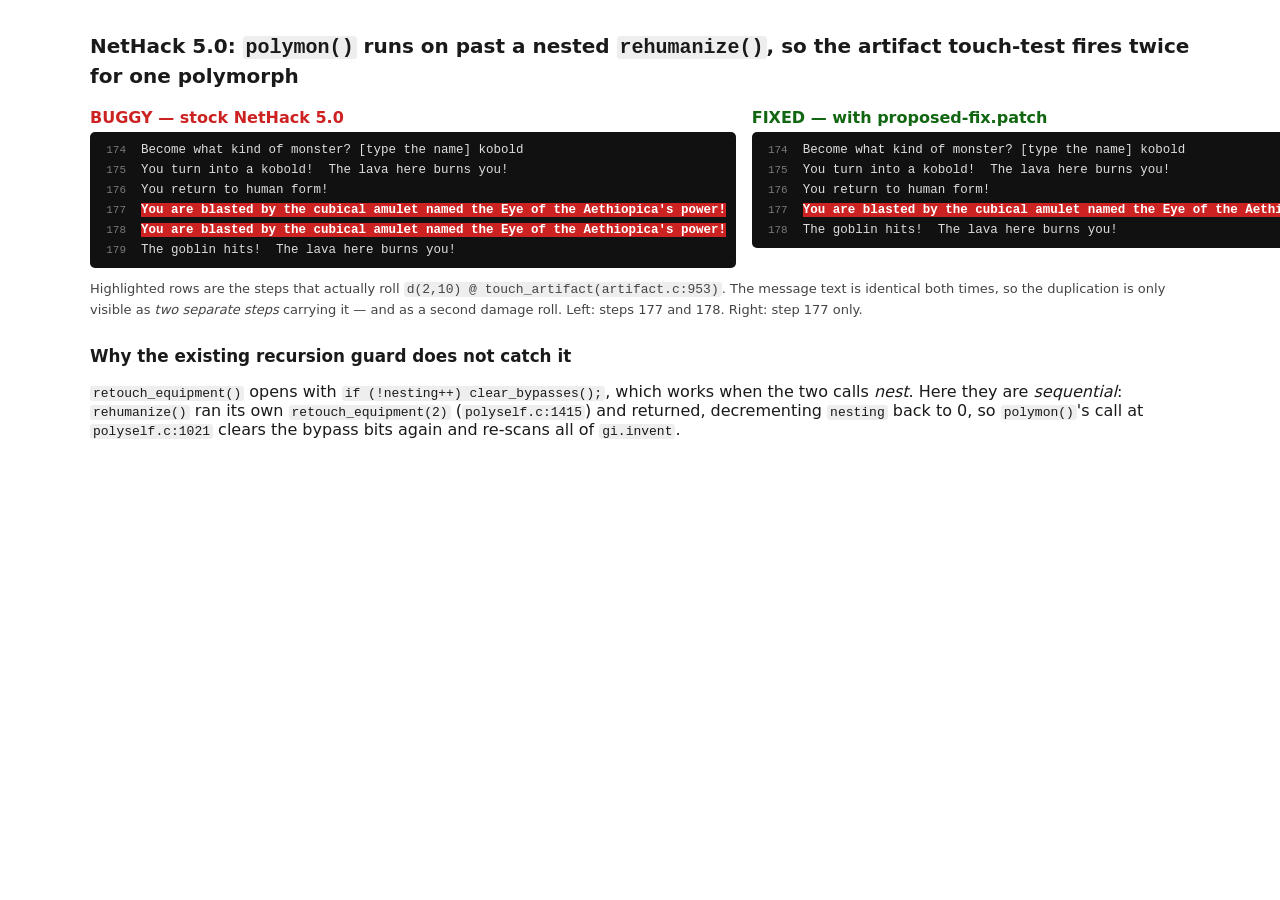
<file: bugs/06-polymon-nested-rehumanize/visualization.html>
<!doctype html><html><head><meta charset="utf-8"><title>NetHack polymon() duplicate retouch_equipment</title>
<style>body{font-family:system-ui,sans-serif;max-width:1100px;margin:2rem auto;padding:0 1rem;color:#1a1a1a}
h1{font-size:1.25rem;line-height:1.4}h2{font-size:1.05rem;margin-top:1.6rem}
.term{font-family:ui-monospace,Menlo,monospace;background:#111;color:#ddd;padding:.5rem .6rem;border-radius:5px;line-height:1.6;font-size:12.5px;overflow-x:auto}
.term div{white-space:pre}
.term .bad{background:#c22;color:#fff;font-weight:bold}
.grid{display:grid;grid-template-columns:1fr 1fr;gap:1rem;align-items:start}
.lbl{font-weight:600;margin:.3rem 0}.buggy .lbl{color:#c22}.fixed .lbl{color:#161}
.step{color:#7a7a7a;font-size:11px}
figcaption{color:#444;font-size:13px;margin-top:.7rem;line-height:1.55}
code{background:#eee;padding:0 3px;border-radius:3px}</style></head><body>
<h1>NetHack 5.0: <code>polymon()</code> runs on past a nested <code>rehumanize()</code>, so the artifact touch-test fires <b>twice</b> for one polymorph</h1>
<div class="grid">
<div class="buggy"><div class="lbl">BUGGY &mdash; stock NetHack 5.0</div><div class="term">
<div><span class="step"> 174</span>  Become what kind of monster? [type the name] kobold</div>
<div><span class="step"> 175</span>  You turn into a kobold!  The lava here burns you!</div>
<div><span class="step"> 176</span>  You return to human form!</div>
<div><span class="step"> 177</span>  <span class="bad">You are blasted by the cubical amulet named the Eye of the Aethiopica&#x27;s power!</span></div>
<div><span class="step"> 178</span>  <span class="bad">You are blasted by the cubical amulet named the Eye of the Aethiopica&#x27;s power!</span></div>
<div><span class="step"> 179</span>  The goblin hits!  The lava here burns you!</div>
</div></div>
<div class="fixed"><div class="lbl">FIXED &mdash; with proposed-fix.patch</div><div class="term">
<div><span class="step"> 174</span>  Become what kind of monster? [type the name] kobold</div>
<div><span class="step"> 175</span>  You turn into a kobold!  The lava here burns you!</div>
<div><span class="step"> 176</span>  You return to human form!</div>
<div><span class="step"> 177</span>  <span class="bad">You are blasted by the cubical amulet named the Eye of the Aethiopica&#x27;s power!</span></div>
<div><span class="step"> 178</span>  The goblin hits!  The lava here burns you!</div>
</div></div>
</div>
<figcaption>Highlighted rows are the steps that actually roll <code>d(2,10) @ touch_artifact(artifact.c:953)</code>. The message text is identical both times, so the duplication is only visible as <em>two separate steps</em> carrying it &mdash; and as a second damage roll. Left: steps 177 and 178. Right: step 177 only.</figcaption>
<h2>Why the existing recursion guard does not catch it</h2><p><code>retouch_equipment()</code> opens with <code>if (!nesting++) clear_bypasses();</code>, which works when the two calls <em>nest</em>. Here they are <em>sequential</em>: <code>rehumanize()</code> ran its own <code>retouch_equipment(2)</code> (<code>polyself.c:1415</code>) and returned, decrementing <code>nesting</code> back to 0, so <code>polymon()</code>'s call at <code>polyself.c:1021</code> clears the bypass bits again and re-scans all of <code>gi.invent</code>.</p>
</body></html>
</file>
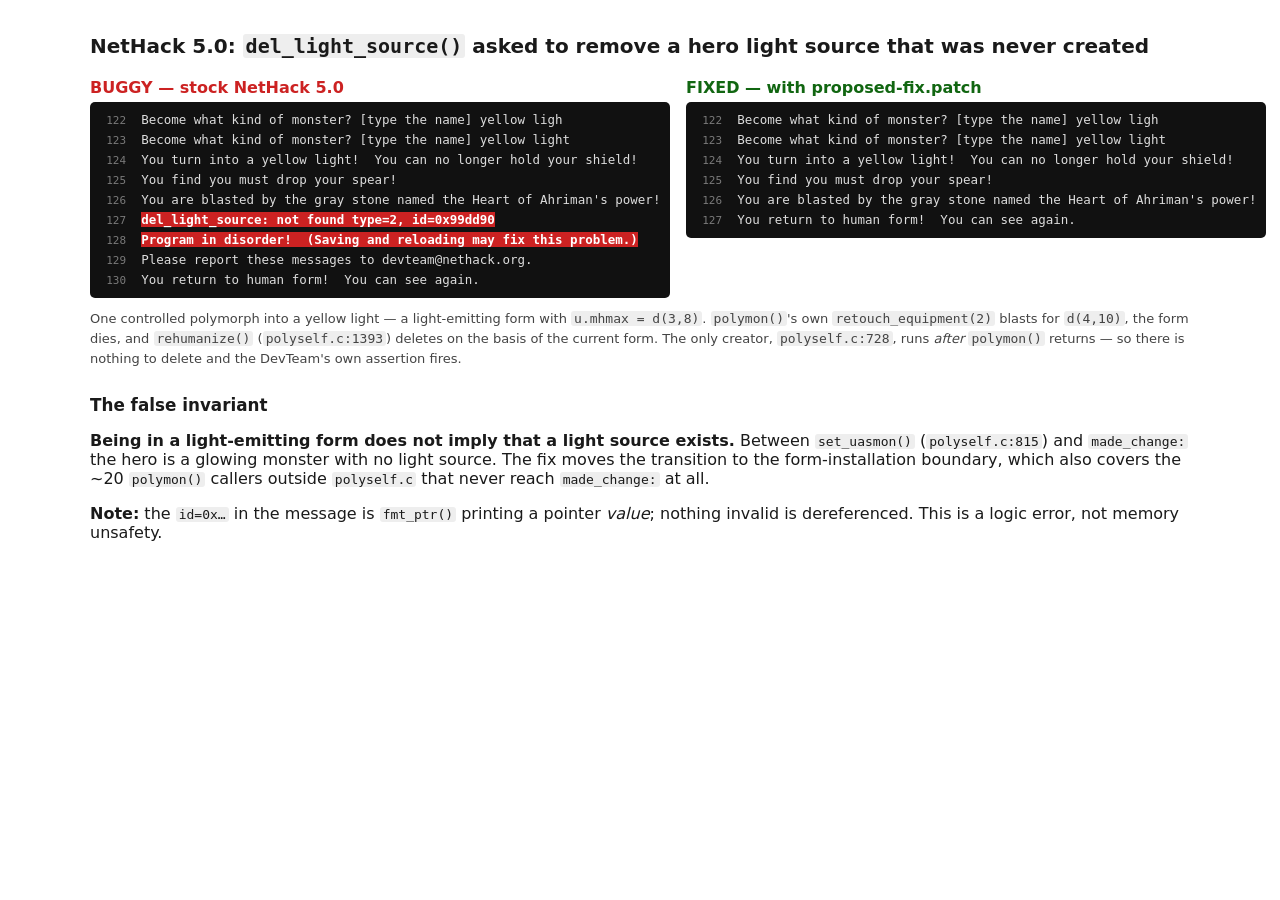
<file: bugs/07-polyself-light-delete-before-create/visualization.html>
<!doctype html><html><head><meta charset="utf-8"><title>NetHack del_light_source called before the source is created</title>
<style>body{font-family:system-ui,sans-serif;max-width:1100px;margin:2rem auto;padding:0 1rem;color:#1a1a1a}
h1{font-size:1.25rem;line-height:1.4}h2{font-size:1.05rem;margin-top:1.6rem}
.term{font-family:ui-monospace,Menlo,monospace;background:#111;color:#ddd;padding:.5rem .6rem;border-radius:5px;line-height:1.6;font-size:12.5px;overflow-x:auto}
.term div{white-space:pre}
.term .bad{background:#c22;color:#fff;font-weight:bold}
.grid{display:grid;grid-template-columns:1fr 1fr;gap:1rem;align-items:start}
.lbl{font-weight:600;margin:.3rem 0}.buggy .lbl{color:#c22}.fixed .lbl{color:#161}
.step{color:#7a7a7a;font-size:11px}
figcaption{color:#444;font-size:13px;margin-top:.7rem;line-height:1.55}
code{background:#eee;padding:0 3px;border-radius:3px}</style></head><body>
<h1>NetHack 5.0: <code>del_light_source()</code> asked to remove a hero light source that was <b>never created</b></h1>
<div class="grid">
<div class="buggy"><div class="lbl">BUGGY &mdash; stock NetHack 5.0</div><div class="term">
<div><span class="step"> 122</span>  Become what kind of monster? [type the name] yellow ligh</div>
<div><span class="step"> 123</span>  Become what kind of monster? [type the name] yellow light</div>
<div><span class="step"> 124</span>  You turn into a yellow light!  You can no longer hold your shield!</div>
<div><span class="step"> 125</span>  You find you must drop your spear!</div>
<div><span class="step"> 126</span>  You are blasted by the gray stone named the Heart of Ahriman&#x27;s power!</div>
<div><span class="step"> 127</span>  <span class="bad">del_light_source: not found type=2, id=0x99dd90</span></div>
<div><span class="step"> 128</span>  <span class="bad">Program in disorder!  (Saving and reloading may fix this problem.)</span></div>
<div><span class="step"> 129</span>  Please report these messages to devteam@nethack.org.</div>
<div><span class="step"> 130</span>  You return to human form!  You can see again.</div>
</div></div>
<div class="fixed"><div class="lbl">FIXED &mdash; with proposed-fix.patch</div><div class="term">
<div><span class="step"> 122</span>  Become what kind of monster? [type the name] yellow ligh</div>
<div><span class="step"> 123</span>  Become what kind of monster? [type the name] yellow light</div>
<div><span class="step"> 124</span>  You turn into a yellow light!  You can no longer hold your shield!</div>
<div><span class="step"> 125</span>  You find you must drop your spear!</div>
<div><span class="step"> 126</span>  You are blasted by the gray stone named the Heart of Ahriman&#x27;s power!</div>
<div><span class="step"> 127</span>  You return to human form!  You can see again.</div>
</div></div>
</div>
<figcaption>One controlled polymorph into a yellow light &mdash; a light-emitting form with <code>u.mhmax = d(3,8)</code>. <code>polymon()</code>'s own <code>retouch_equipment(2)</code> blasts for <code>d(4,10)</code>, the form dies, and <code>rehumanize()</code> (<code>polyself.c:1393</code>) deletes on the basis of the current form. The only creator, <code>polyself.c:728</code>, runs <em>after</em> <code>polymon()</code> returns &mdash; so there is nothing to delete and the DevTeam's own assertion fires.</figcaption>
<h2>The false invariant</h2><p><b>Being in a light-emitting form does not imply that a light source exists.</b> Between <code>set_uasmon()</code> (<code>polyself.c:815</code>) and <code>made_change:</code> the hero is a glowing monster with no light source. The fix moves the transition to the form-installation boundary, which also covers the ~20 <code>polymon()</code> callers outside <code>polyself.c</code> that never reach <code>made_change:</code> at all.</p><p><b>Note:</b> the <code>id=0x…</code> in the message is <code>fmt_ptr()</code> printing a pointer <em>value</em>; nothing invalid is dereferenced. This is a logic error, not memory unsafety.</p>
</body></html>
</file>
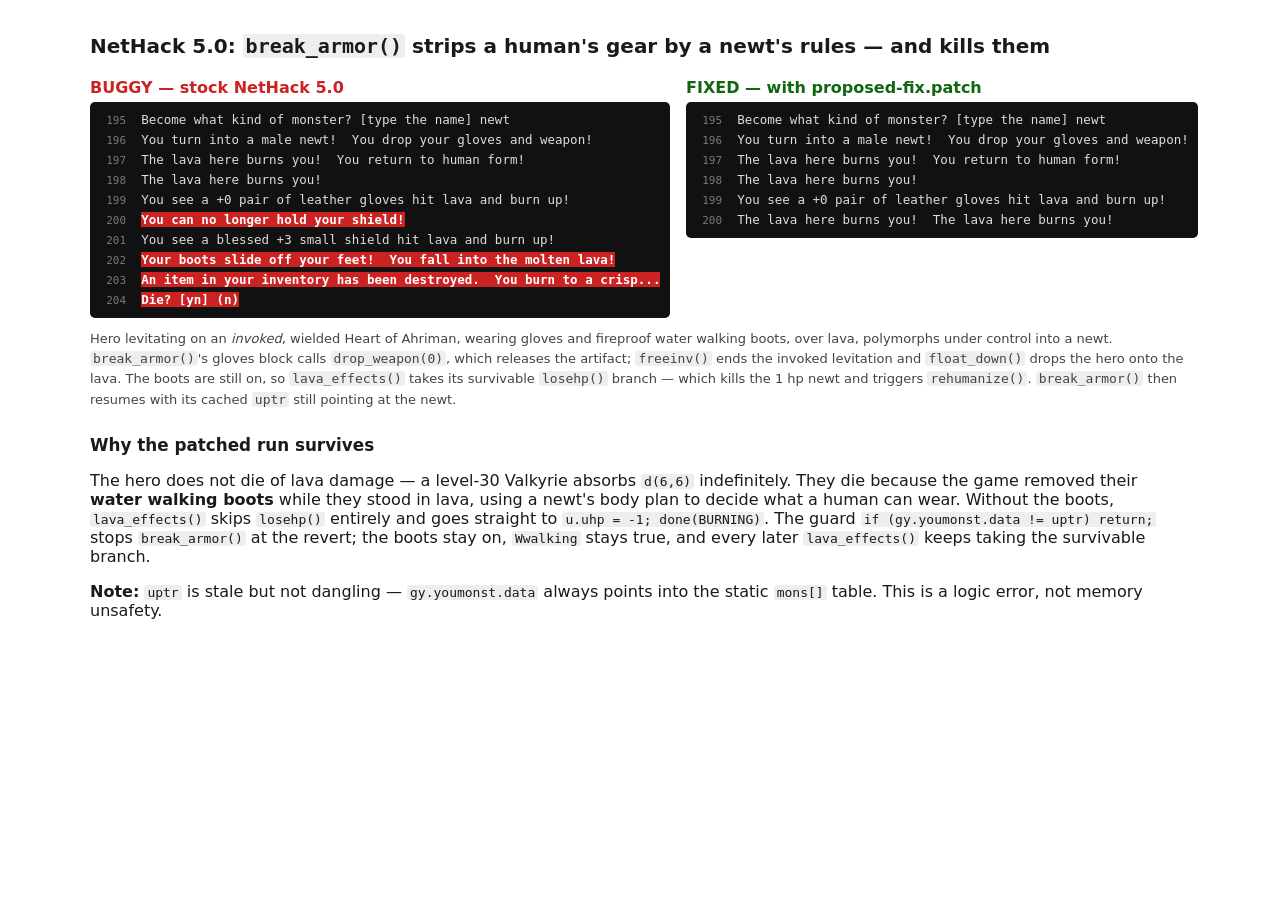
<file: bugs/08-break-armor-stale-form/visualization.html>
<!doctype html><html><head><meta charset="utf-8"><title>NetHack break_armor uses a stale form after a nested rehumanize</title>
<style>body{font-family:system-ui,sans-serif;max-width:1100px;margin:2rem auto;padding:0 1rem;color:#1a1a1a}
h1{font-size:1.25rem;line-height:1.4}h2{font-size:1.05rem;margin-top:1.6rem}
.term{font-family:ui-monospace,Menlo,monospace;background:#111;color:#ddd;padding:.5rem .6rem;border-radius:5px;line-height:1.6;font-size:12.5px;overflow-x:auto}
.term div{white-space:pre}
.term .bad{background:#c22;color:#fff;font-weight:bold}
.grid{display:grid;grid-template-columns:1fr 1fr;gap:1rem;align-items:start}
.lbl{font-weight:600;margin:.3rem 0}.buggy .lbl{color:#c22}.fixed .lbl{color:#161}
.step{color:#7a7a7a;font-size:11px}
figcaption{color:#444;font-size:13px;margin-top:.7rem;line-height:1.55}
code{background:#eee;padding:0 3px;border-radius:3px}</style></head><body>
<h1>NetHack 5.0: <code>break_armor()</code> strips a <b>human's</b> gear by a <b>newt's</b> rules &mdash; and kills them</h1>
<div class="grid">
<div class="buggy"><div class="lbl">BUGGY &mdash; stock NetHack 5.0</div><div class="term">
<div><span class="step"> 195</span>  Become what kind of monster? [type the name] newt</div>
<div><span class="step"> 196</span>  You turn into a male newt!  You drop your gloves and weapon!</div>
<div><span class="step"> 197</span>  The lava here burns you!  You return to human form!</div>
<div><span class="step"> 198</span>  The lava here burns you!</div>
<div><span class="step"> 199</span>  You see a +0 pair of leather gloves hit lava and burn up!</div>
<div><span class="step"> 200</span>  <span class="bad">You can no longer hold your shield!</span></div>
<div><span class="step"> 201</span>  You see a blessed +3 small shield hit lava and burn up!</div>
<div><span class="step"> 202</span>  <span class="bad">Your boots slide off your feet!  You fall into the molten lava!</span></div>
<div><span class="step"> 203</span>  <span class="bad">An item in your inventory has been destroyed.  You burn to a crisp...</span></div>
<div><span class="step"> 204</span>  <span class="bad">Die? [yn] (n)</span></div>
</div></div>
<div class="fixed"><div class="lbl">FIXED &mdash; with proposed-fix.patch</div><div class="term">
<div><span class="step"> 195</span>  Become what kind of monster? [type the name] newt</div>
<div><span class="step"> 196</span>  You turn into a male newt!  You drop your gloves and weapon!</div>
<div><span class="step"> 197</span>  The lava here burns you!  You return to human form!</div>
<div><span class="step"> 198</span>  The lava here burns you!</div>
<div><span class="step"> 199</span>  You see a +0 pair of leather gloves hit lava and burn up!</div>
<div><span class="step"> 200</span>  The lava here burns you!  The lava here burns you!</div>
</div></div>
</div>
<figcaption>Hero levitating on an <em>invoked</em>, wielded Heart of Ahriman, wearing gloves and fireproof water walking boots, over lava, polymorphs under control into a newt. <code>break_armor()</code>'s gloves block calls <code>drop_weapon(0)</code>, which releases the artifact; <code>freeinv()</code> ends the invoked levitation and <code>float_down()</code> drops the hero onto the lava. The boots are still on, so <code>lava_effects()</code> takes its survivable <code>losehp()</code> branch &mdash; which kills the 1&nbsp;hp newt and triggers <code>rehumanize()</code>. <code>break_armor()</code> then resumes with its cached <code>uptr</code> still pointing at the newt.</figcaption>
<h2>Why the patched run survives</h2><p>The hero does not die of lava damage &mdash; a level-30 Valkyrie absorbs <code>d(6,6)</code> indefinitely. They die because the game removed their <b>water walking boots</b> while they stood in lava, using a newt's body plan to decide what a human can wear. Without the boots, <code>lava_effects()</code> skips <code>losehp()</code> entirely and goes straight to <code>u.uhp = -1; done(BURNING)</code>. The guard <code>if (gy.youmonst.data != uptr) return;</code> stops <code>break_armor()</code> at the revert; the boots stay on, <code>Wwalking</code> stays true, and every later <code>lava_effects()</code> keeps taking the survivable branch.</p><p><b>Note:</b> <code>uptr</code> is stale but not dangling &mdash; <code>gy.youmonst.data</code> always points into the static <code>mons[]</code> table. This is a logic error, not memory unsafety.</p>
</body></html>
</file>
<file: tools/session-viewer/style.css>
/* Session Viewer — parchment chrome with a black 80x24 game grid. */

:root {
    --bg:           #f9f7f1;
    --bg-2:         #f4ecd8;
    --bg-3:         #ede1c4;
    --rule:         #c4a882;
    --fg:           #1a1a1a;
    --fg-2:         #6b5a40;
    --fg-3:         #8a7a5c;
    --accent:       #6b2c2c;
    --accent-dark:  #4a2020;
    --ok:           #4a6b3a;
    --warn:         #b8651b;
    --err:          #a02020;

    --font-serif: 'EB Garamond', 'Garamond', Georgia, serif;
    --font-mono:  "DejaVu Sans Mono","Liberation Mono",monospace;
}

* { box-sizing: border-box; }
html, body { height: 100%; margin: 0; }
body {
    font: 16px/1.4 var(--font-serif);
    background: var(--bg);
    color: var(--fg);
    display: flex;
    flex-direction: column;
}

header, #status {
    background: var(--bg-2);
}

header {
    flex: 0 0 auto;
    display: flex;
    justify-content: space-between;
    align-items: baseline;
    padding: 12px 22px 8px;
    flex-wrap: wrap;
    gap: 12px;
}
.title strong {
    font-size: 1.35em;
    font-weight: 600;
    color: var(--accent-dark);
    margin-right: 14px;
    letter-spacing: 0.01em;
}
.title strong a { color: inherit; text-decoration: none; }
.title strong a:hover { text-decoration: underline; }
.hint {
    color: var(--fg-2);
    font-size: 0.92em;
    font-style: italic;
}

.picker { display: flex; gap: 14px; align-items: center; }
.file-picker input { display: none; }
.file-picker span {
    color: var(--accent);
    cursor: pointer;
    font-size: 0.9em;
    text-decoration: underline;
    text-decoration-color: var(--rule);
}
.file-picker span:hover { color: var(--accent-dark); }

#status {
    flex: 0 0 auto;
    padding: 4px 22px;
    color: var(--fg-2);
    font-size: 0.9em;
    font-style: italic;
    min-height: 22px;
}
#status.error { color: var(--err); font-style: normal; }
#status.hint  { color: var(--fg-3); }

#layout {
    flex: 1 1 auto;
    display: flex;
    min-height: 0;
    overflow: hidden;
}

/* --- Metadata side panel ----------------------------------------------- */
#meta-panel {
    flex: 0 0 320px;
    background: var(--bg-2);
    padding: 16px 18px;
    overflow: auto;
    font-size: 0.92em;
    border-right: 1px solid var(--rule);
}
#meta-panel h2 {
    margin: 0 0 10px 0;
    font-size: 1.0em;
    text-transform: uppercase;
    letter-spacing: 0.08em;
    color: var(--accent-dark);
    font-weight: 600;
}
#meta-list {
    display: grid;
    grid-template-columns: max-content 1fr;
    column-gap: 12px;
    row-gap: 4px;
    margin: 0 0 14px 0;
}
#meta-list dt {
    color: var(--fg-2);
    font-size: 0.85em;
    text-transform: uppercase;
    letter-spacing: 0.04em;
}
#meta-list dd {
    margin: 0;
    font-family: var(--font-mono);
    font-size: 0.92em;
    word-break: break-all;
}
#meta-panel details {
    margin-top: 10px;
    border-top: 1px solid var(--rule);
    padding-top: 10px;
}
#meta-panel summary {
    cursor: pointer;
    color: var(--accent);
    font-size: 0.92em;
    margin-bottom: 6px;
    display: flex;
    align-items: center;
    gap: 10px;
}
#meta-panel summary .summary-label { flex: 1 1 auto; }
#meta-panel summary code {
    background: var(--bg-3);
    padding: 1px 6px;
    border-radius: 2px;
    font-size: 0.92em;
}
.copy-btn {
    background: var(--bg-3);
    border: 1px solid var(--rule);
    color: var(--fg-2);
    font: inherit;
    font-size: 0.78em;
    padding: 1px 8px;
    border-radius: 3px;
    cursor: pointer;
    font-family: var(--font-mono);
    letter-spacing: 0.02em;
}
.copy-btn:hover { background: var(--bg); color: var(--accent); }
.copy-btn.copied {
    background: var(--ok);
    color: #fdf6e3;
    border-color: var(--ok);
}
#rc-content, #moves-content {
    background: var(--bg-3);
    padding: 8px 10px;
    border-radius: 2px;
    font-family: var(--font-mono);
    font-size: 0.82em;
    white-space: pre-wrap;
    word-break: break-all;
    max-height: 280px;
    overflow: auto;
    margin: 0;
}

/* --- Frame panel ------------------------------------------------------- */
#frame-panel {
    flex: 1 1 auto;
    display: flex;
    flex-direction: column;
    padding: 14px 22px 18px;
    overflow: auto;
    align-items: center;
}
#scrubber-row {
    width: 100%;
    max-width: 900px;
    display: flex;
    align-items: center;
    gap: 10px;
    margin-bottom: 10px;
}
#scrubber {
    flex: 1 1 auto;
    accent-color: var(--accent);
}
#prev-btn, #next-btn {
    background: var(--bg-2);
    border: 1px solid var(--rule);
    color: var(--accent);
    font-size: 0.95em;
    padding: 2px 12px;
    border-radius: 3px;
    cursor: pointer;
}
#prev-btn:hover, #next-btn:hover {
    background: var(--bg-3);
}
#step-label {
    font-family: var(--font-mono);
    color: var(--fg-2);
    font-size: 0.9em;
    min-width: 14ch;
    text-align: right;
}
#key-row {
    width: 100%;
    max-width: 900px;
    display: flex;
    align-items: baseline;
    gap: 8px;
    margin-bottom: 10px;
    font-size: 0.95em;
}
.key-label {
    color: var(--fg-2);
    text-transform: uppercase;
    letter-spacing: 0.06em;
    font-size: 0.78em;
    flex: 0 0 auto;
}
#current-key {
    font-family: var(--font-mono);
    background: var(--accent);
    color: #fdf6e3;
    padding: 2px 10px;
    border-radius: 3px;
    font-size: 1.0em;
    min-width: 3ch;
    text-align: center;
    flex: 0 0 auto;
}
.key-context {
    font-family: var(--font-mono);
    color: var(--fg-3);
    font-size: 0.88em;
    flex: 1 1 0;
    min-width: 0;
    overflow: hidden;
    text-overflow: ellipsis;
    white-space: nowrap;
}
.key-context.past { text-align: right; }

#screen-wrap {
    display: flex;
    justify-content: center;
}
#screen {
    margin: 0;
    font: 16px/1.0 var(--font-mono);
    background: #000;
    color: #c0c0c0;
    padding: 8px 10px;
    border-radius: 2px;
    width: max-content;
    user-select: text;
}
.screen-row { display: block; height: 1.0em; }
.screen-row span { white-space: pre; }
.cursor-cell {
    outline: 1px solid #fff;
}

#cursor-info {
    margin-top: 10px;
    color: var(--fg-2);
    font-family: var(--font-mono);
    font-size: 0.85em;
}

/* --- Narrow viewport --------------------------------------------------- */
@media (max-width: 900px) {
    #layout { flex-direction: column; }
    #meta-panel {
        flex: 0 0 auto;
        max-height: 35vh;
        border-right: none;
        border-bottom: 1px solid var(--rule);
    }
}
</file>
